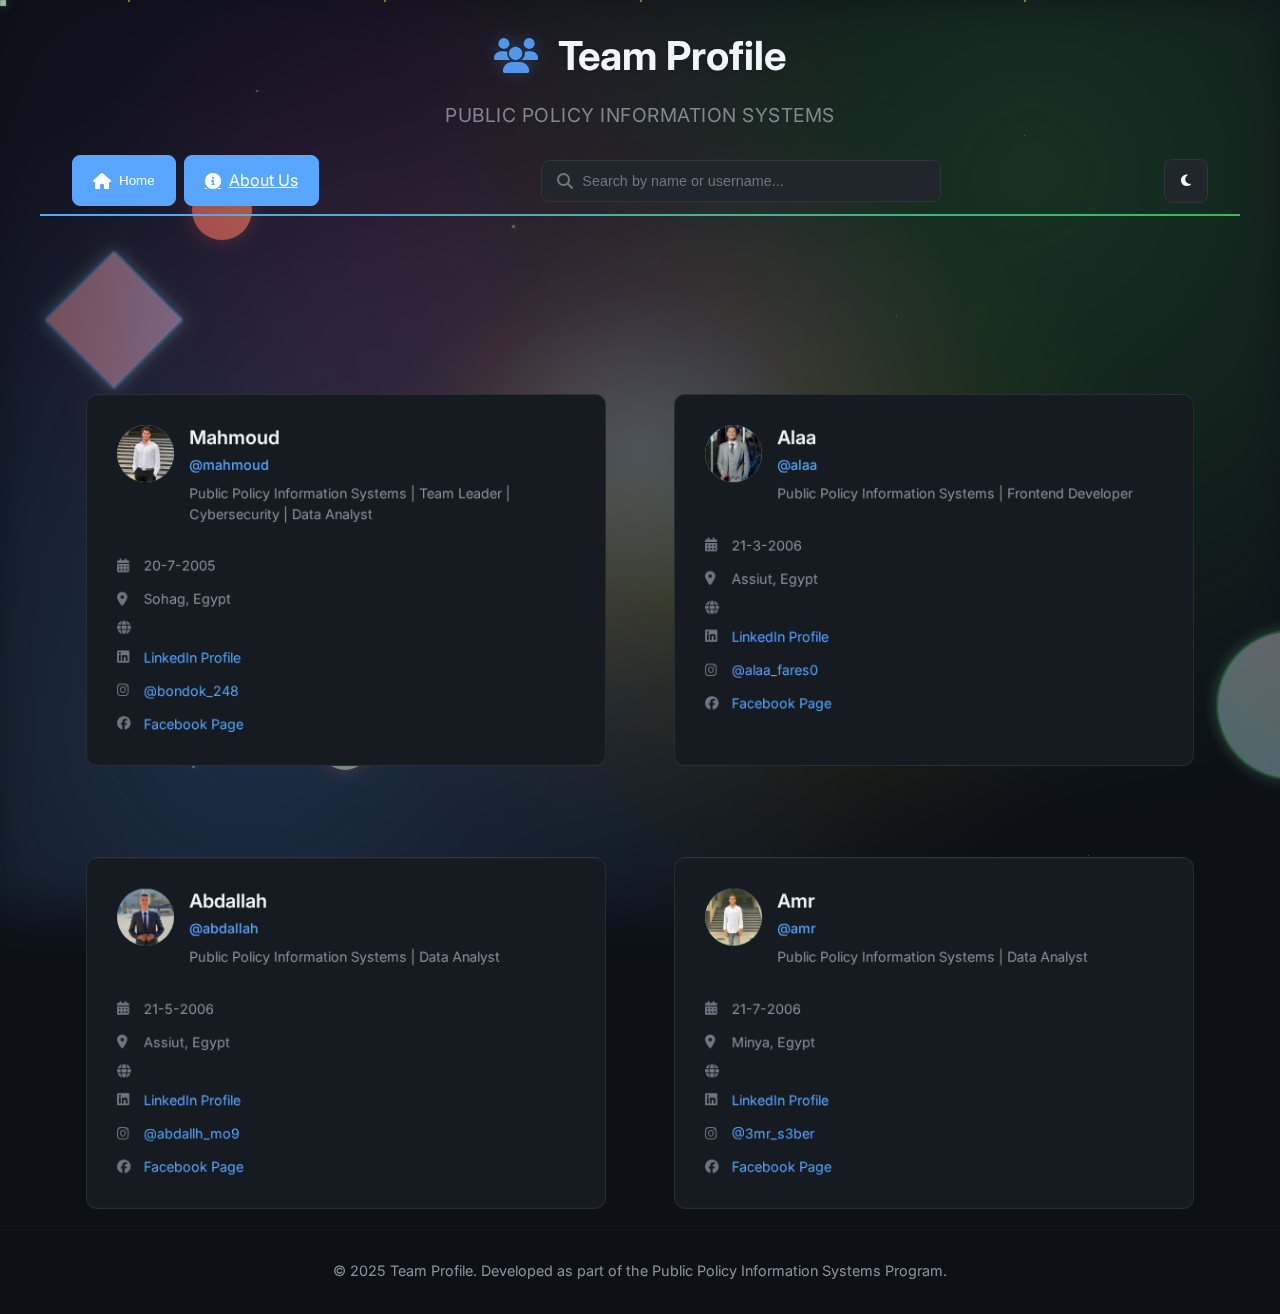
<file: index.html>
<!DOCTYPE html>
<html lang="en">

<head>
    <meta charset="UTF-8">
    <meta name="viewport" content="width=device-width, initial-scale=1.0">
    <title>Team Profile</title>
    <link rel="stylesheet" href="styles.css">
    <link rel="stylesheet" href="animations.css">
    <link href="https://fonts.googleapis.com/css2?family=Inter:wght@300;400;500;600;700&display=swap" rel="stylesheet">
    <link rel="stylesheet" href="https://cdnjs.cloudflare.com/ajax/libs/font-awesome/6.4.0/css/all.min.css">
</head>

<body class="dark-theme">
    <!-- Space Animation -->
    <div class="space-container">
        <div class="star"></div>
        <div class="star"></div>
        <div class="star"></div>
        <div class="star"></div>
        <div class="star"></div>
        <div class="star"></div>
        <div class="star"></div>
        <div class="star"></div>
        <div class="star"></div>
        <div class="star"></div>
        <div class="planet"></div>
        <div class="planet"></div>
        <div class="planet"></div>
        <div class="meteor"></div>
        <div class="meteor"></div>
        <div class="meteor"></div>
        <div class="meteor"></div>
        <!-- Geometric Shapes -->
        <div class="shape"></div>
        <div class="shape"></div>
        <div class="shape"></div>
        <div class="shape shape-square"></div>
        <div class="shape shape-circle"></div>
        <div class="shape shape-triangle"></div>
    </div>

    <div class="container">
        <header class="header">
            <div class="header-content">
                <h1 class="site-title">
                    <i class="fas fa-users"></i>
                    Team Profile
                </h1>
                <p class="site-subtitle">Public Policy Information Systems</p>
            </div>
            <div class="header-controls">
                <div class="nav-buttons">
                    <button class="nav-btn active" data-page="home">
                        <i class="fas fa-home"></i>
                        Home
                    </button>
                    <a href="about.html" class="nav-btn">
                        <i class="fas fa-info-circle"></i>
                        About Us
                    </a>
                </div>
                <div class="search-container">
                    <i class="fas fa-search search-icon"></i>
                    <input type="text" id="searchInput" placeholder="Search by name or username..."
                        class="search-input">
                </div>
                <button id="themeToggle" class="theme-toggle" aria-label="Toggle theme">
                    <i class="fas fa-moon"></i>
                </button>
            </div>
        </header>

        <main class="main-content">
            <!-- Home Section -->
            <div class="content-section active" id="homeSection">
                <div class="team-grid" id="teamGrid">
                    <!-- Mahmoud -->
                    <div class="team-card" onclick="window.location.href='mahmoud.html'">
                        <div class="card-header">
                            <div class="avatar">
                                <img src="images/mahmoud.jpg" alt="Mahmoud" class="profile-image"
                                    onerror="this.style.display='none'; this.nextElementSibling.style.display='flex';">
                                <div class="avatar-fallback">M</div>
                            </div>
                            <div class="member-info">
                                <h3 class="member-name">Mahmoud</h3>
                                <div class="member-username">@mahmoud</div>
                                <p class="member-bio">Public Policy Information Systems | Team Leader | Cybersecurity |
                                    Data Analyst</p>
                            </div>
                        </div>



                        <div class="card-details">
                            <div class="detail-item">
                                <i class="fas fa-calendar-alt"></i>
                                <span class="detail-text">20-7-2005</span>
                            </div>
                            <div class="detail-item">
                                <i class="fas fa-map-marker-alt"></i>
                                <span class="detail-text">Sohag, Egypt</span>
                            </div>
                            <div class="detail-item">
                                <i class="fas fa-globe"></i>
                                <!-- <a href="https://mahmoud" target="_blank" class="detail-link">https://mahmoud</a> -->
                            </div>
                            <div class="detail-item">
                                <i class="fab fa-linkedin"></i>
                                <a href="https://www.linkedin.com/in/mahmoud-m-sayed2" target="_blank"
                                    class="detail-link">LinkedIn Profile</a>
                            </div>
                            <div class="detail-item">
                                <i class="fab fa-instagram"></i>
                                <a href="https://www.instagram.com/bondok_248/?__pwa=1" target="_blank"
                                    class="detail-link">@bondok_248</a>
                            </div>
                            <div class="detail-item">
                                <i class="fab fa-facebook"></i>
                                <a href="https://www.facebook.com/bondok.7x/" target="_blank"
                                    class="detail-link">Facebook Page</a>
                            </div>
                        </div>
                    </div>

                    <!-- Alaa -->
                    <div class="team-card" onclick="window.location.href='alaa.html'">
                        <div class="card-header">
                            <div class="avatar">
                                <img src="images/alaa.jpg" alt="Alaa" class="profile-image"
                                    onerror="this.style.display='none'; this.nextElementSibling.style.display='flex';">
                                <div class="avatar-fallback">A</div>
                            </div>
                            <div class="member-info">
                                <h3 class="member-name">Alaa</h3>
                                <div class="member-username">@alaa</div>
                                <p class="member-bio">Public Policy Information Systems | Frontend Developer</p>
                            </div>
                        </div>



                        <div class="card-details">
                            <div class="detail-item">
                                <i class="fas fa-calendar-alt"></i>
                                <span class="detail-text">21-3-2006</span>
                            </div>
                            <div class="detail-item">
                                <i class="fas fa-map-marker-alt"></i>
                                <span class="detail-text">Assiut, Egypt</span>
                            </div>
                            <div class="detail-item">
                                <i class="fas fa-globe"></i>
                                <!-- <a href="https://alaa.com" target="_blank" class="detail-link">https://alaa.com</a> -->
                            </div>
                            <div class="detail-item">
                                <i class="fab fa-linkedin"></i>
                                <a href="https://www.linkedin.com/in/alaa-kamel-0aab22374" target="_blank"
                                    class="detail-link">LinkedIn Profile</a>
                            </div>
                            <div class="detail-item">
                                <i class="fab fa-instagram"></i>
                                <a href="https://www.instagram.com/alaa_fares0?igsh=MXIxbGg2M3R1OHV4eg%3D%3D&utm_source=qr"
                                    target="_blank" class="detail-link">@alaa_fares0</a>
                            </div>
                            <div class="detail-item">
                                <i class="fab fa-facebook"></i>
                                <a href="https://www.facebook.com/share/1CJ5AkRLKu/?mibextid=wwXIfr" target="_blank"
                                    class="detail-link">Facebook Page</a>
                            </div>
                        </div>
                    </div>

                    <!-- Abdallah -->
                    <div class="team-card" onclick="window.location.href='abdallah.html'">
                        <div class="card-header">
                            <div class="avatar">
                                <img src="images/abdallah.jpg" alt="Abdallah" class="profile-image"
                                    onerror="this.style.display='none'; this.nextElementSibling.style.display='flex';">
                                <div class="avatar-fallback">A</div>
                            </div>
                            <div class="member-info">
                                <h3 class="member-name">Abdallah</h3>
                                <div class="member-username">@abdallah</div>
                                <p class="member-bio">Public Policy Information Systems | Data Analyst</p>
                            </div>
                        </div>



                        <div class="card-details">
                            <div class="detail-item">
                                <i class="fas fa-calendar-alt"></i>
                                <span class="detail-text">21-5-2006</span>
                            </div>
                            <div class="detail-item">
                                <i class="fas fa-map-marker-alt"></i>
                                <span class="detail-text">Assiut, Egypt</span>
                            </div>
                            <div class="detail-item">
                                <i class="fas fa-globe"></i>
                                <!-- <a href="https://abdallahdata" target="_blank" class="detail-link">https://abdallahdata</a> -->
                            </div>
                            <div class="detail-item">
                                <i class="fab fa-linkedin"></i>
                                <a href="https://www.linkedin.com/in/abdallah-mohmed/" target="_blank"
                                    class="detail-link">LinkedIn Profile</a>
                            </div>
                            <div class="detail-item">
                                <i class="fab fa-instagram"></i>
                                <a href="https://www.instagram.com/abdallh_mo9?igsh=MTh1Zm9uNXRzZm82bw=="
                                    target="_blank" class="detail-link">@abdallh_mo9</a>
                            </div>
                            <div class="detail-item">
                                <i class="fab fa-facebook"></i>
                                <a href="https://www.facebook.com/share/16ygaFe9Hh/" target="_blank"
                                    class="detail-link">Facebook Page</a>
                            </div>
                        </div>
                    </div>

                    <!-- Amr -->
                    <div class="team-card" onclick="window.location.href='amr.html'">
                        <div class="card-header">
                            <div class="avatar">
                                <img src="images/amr.jpg" alt="Amr" class="profile-image"
                                    onerror="this.style.display='none'; this.nextElementSibling.style.display='flex';">
                                <div class="avatar-fallback">A</div>
                            </div>
                            <div class="member-info">
                                <h3 class="member-name">Amr</h3>
                                <div class="member-username">@amr</div>
                                <p class="member-bio">Public Policy Information Systems | Data Analyst</p>
                            </div>
                        </div>



                        <div class="card-details">
                            <div class="detail-item">
                                <i class="fas fa-calendar-alt"></i>
                                <span class="detail-text">21-7-2006</span>
                            </div>
                            <div class="detail-item">
                                <i class="fas fa-map-marker-alt"></i>
                                <span class="detail-text">Minya, Egypt</span>
                            </div>
                            <div class="detail-item">
                                <i class="fas fa-globe"></i>
                                <!-- <a href="https://amr.com" target="_blank" class="detail-link">https://amr.com</a> -->
                            </div>
                            <div class="detail-item">
                                <i class="fab fa-linkedin"></i>
                                <a href="https://www.linkedin.com/in/amr-saber-7b9b0a364?utm_source=share&utm_campaign=share_via&utm_content=profile&utm_medium=android_app"
                                    target="_blank" class="detail-link">LinkedIn Profile</a>
                            </div>
                            <div class="detail-item">
                                <i class="fab fa-instagram"></i>
                                <a href="https://www.instagram.com/3mr_s3ber?igsh=cWJzN2FrZjBrcTVy" target="_blank"
                                    class="detail-link">@3mr_s3ber</a>
                            </div>
                            <div class="detail-item">
                                <i class="fab fa-facebook"></i>
                                <a href="https://www.facebook.com/share/1B7qvfnp2U/" target="_blank"
                                    class="detail-link">Facebook Page</a>
                            </div>
                        </div>
                    </div>
                </div>
        </main>

        <footer class="footer">
            <p>&copy; 2025 Team Profile. Developed as part of the Public Policy Information Systems Program.</p>
        </footer>

        <!-- Back to Top Button -->
        <button id="backToTop" class="back-to-top" title="Back to Top">
            <i class="fas fa-arrow-up"></i>
        </button>
    </div>

    <script src="script.js"></script>
</body>

</html>
</file>
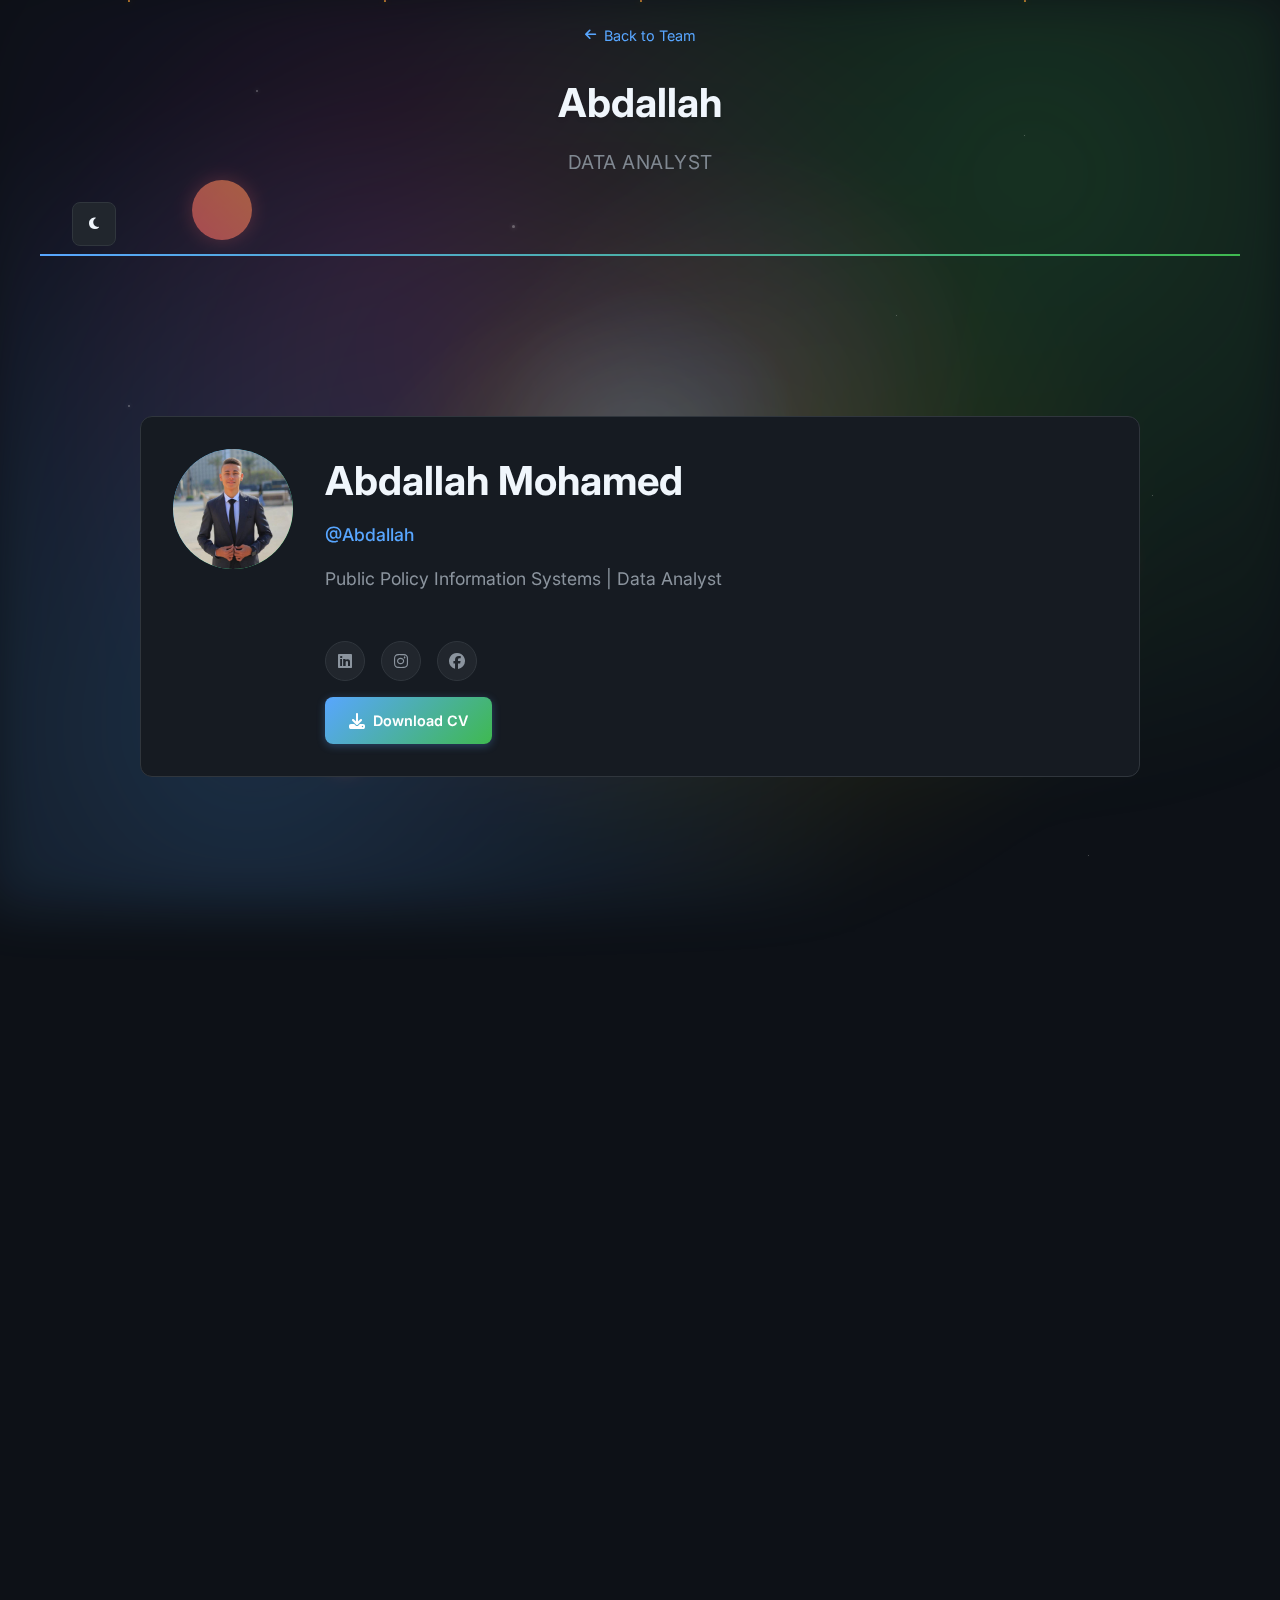
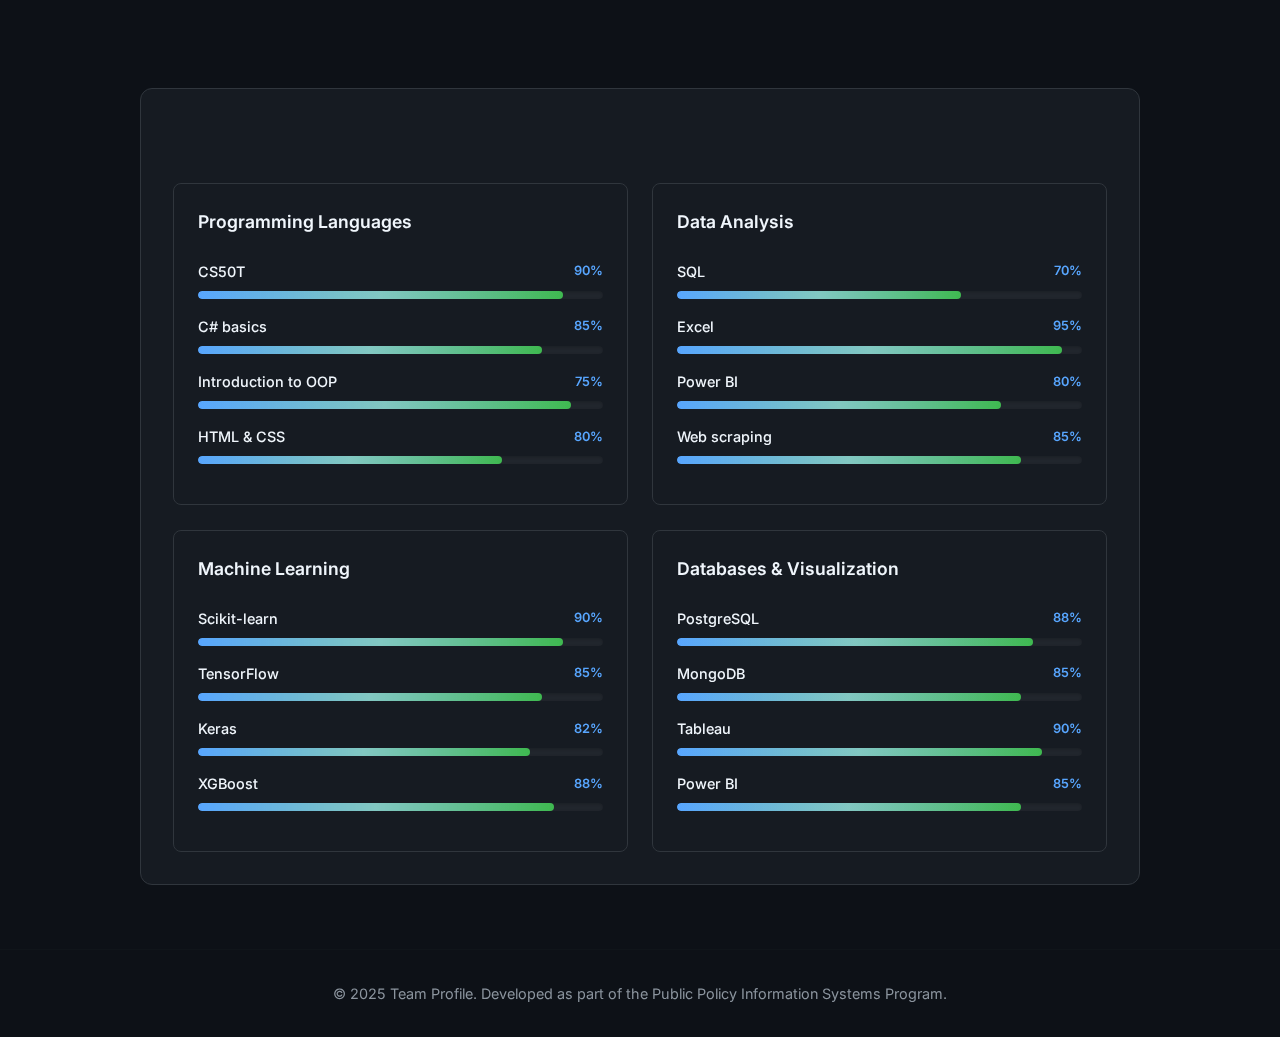
<file: abdallah.html>
<!DOCTYPE html>
<html lang="en">

<head>
    <meta charset="UTF-8">
    <meta name="viewport" content="width=device-width, initial-scale=1.0">
    <title>Abdallah - Data Analyst</title>
    <link rel="stylesheet" href="styles.css">
    <link rel="stylesheet" href="profile.css">
    <link rel="stylesheet" href="animations.css">
    <link href="https://fonts.googleapis.com/css2?family=Inter:wght@300;400;500;600;700&display=swap" rel="stylesheet">
    <link rel="stylesheet" href="https://cdnjs.cloudflare.com/ajax/libs/font-awesome/6.4.0/css/all.min.css">
</head>

<body class="dark-theme">
    <!-- Space Animation -->
    <div class="space-container">
        <div class="star"></div>
        <div class="star"></div>
        <div class="star"></div>
        <div class="star"></div>
        <div class="star"></div>
        <div class="star"></div>
        <div class="star"></div>
        <div class="star"></div>
        <div class="star"></div>
        <div class="star"></div>
        <div class="planet"></div>
        <div class="planet"></div>
        <div class="planet"></div>
        <div class="meteor"></div>
        <div class="meteor"></div>
        <div class="meteor"></div>
        <div class="meteor"></div>
    </div>

    <div class="container">
        <header class="header">
            <div class="header-content">
                <a href="index.html" class="back-link">
                    <i class="fas fa-arrow-left"></i>
                    Back to Team
                </a>
                <h1 class="site-title">Abdallah</h1>
                <p class="site-subtitle">Data Analyst</p>
            </div>
            <div class="header-controls">
                <button id="themeToggle" class="theme-toggle" aria-label="Toggle theme">
                    <i class="fas fa-moon"></i>
                </button>
            </div>
        </header>

        <main class="main-content">
            <div class="profile-container">
                <!-- Profile Header -->
                <div class="profile-header">
                    <div class="profile-avatar">
                        <img src="images/abdallah.jpg" alt="Abdallah" class="profile-image"
                            onerror="this.style.display='none'; this.nextElementSibling.style.display='flex';">
                        <div class="avatar-fallback">A</div>
                    </div>
                    <div class="profile-info">
                        <h2 class="profile-name">Abdallah Mohamed</h2>
                        <p class="profile-username">@Abdallah</p>
                        <p class="profile-bio">Public Policy Information Systems | Data Analyst</p>
                        <div class="profile-stats">
                            <!-- <div class="stat">
                                <span class="stat-number">19</span>
                                <span class="stat-label">Projects</span>
                            </div>
                            <div class="stat">
                                <span class="stat-number">3+</span>
                                <span class="stat-label">Years Exp</span>
                            </div>
                            <div class="stat">
                                <span class="stat-number">10+</span>
                                <span class="stat-label">Technologies</span>
                            </div> -->
                        </div>
                        <div class="profile-links">
                            <a href="https://www.linkedin.com/in/abdallah-mohmed/" target="_blank" class="social-link">
                                <i class="fab fa-linkedin"></i>
                            </a>
                            <a href="https://www.instagram.com/abdallh_mo9?igsh=MTh1Zm9uNXRzZm82bw==" target="_blank"
                                class="social-link">
                                <i class="fab fa-instagram"></i>
                            </a>
                            <a href="https://www.facebook.com/share/16ygaFe9Hh/" target="_blank" class="social-link">
                                <i class="fab fa-facebook"></i>
                            </a>
                            <!-- <a href="https://abdallahdata" target="_blank" class="social-link">
                                <i class="fas fa-globe"></i> -->
                            </a>
                        </div>
                        <div class="cv-download">
                            <a href="cv/abdallah-cv.pdf" download class="cv-button">
                                <i class="fas fa-download"></i>
                                Download CV
                            </a>
                        </div>
                    </div>
                </div>

                <!-- Personal Description Card -->
                <div class="profile-card personal-description-card">
                    <h3>
                        <i class="fas fa-user-circle"></i>
                        Personal Description
                    </h3>
                    <p>
                    <div style="font-family: Arial, sans-serif; line-height: 1.6; color: #44a2ff;">
                        <p>
                            I am a student at the Faculty of Commerce – <strong>PPIS Department</strong>, having
                            completed my first year. I studied courses in English but prefer having explanations in
                            Arabic alongside them.
                        </p>

                        <p>
                            I am currently focusing on <strong>programming</strong> and <strong>data analysis</strong>,
                            even though I find programming challenging.
                        </p>

                        <p>
                            I have completed courses in <strong>C#</strong>, <strong>Python</strong>,
                            <strong>HTML</strong>, <strong>CSS</strong>, <strong>Word</strong>,
                            <strong>PowerPoint</strong>, and <strong>Excel</strong>, as well as an English course from
                            <strong>Zamercan English</strong>.
                        </p>

                        <p>
                            I have attended conferences such as the <strong>American Chamber</strong> and
                            <strong>Sustainable Development</strong>.
                        </p>

                        <p>
                            I created a personal website project using <strong>HTML</strong> and <strong>CSS</strong>.
                        </p>

                        <p>
                            My goal is to specialize in <strong>data analysis</strong> because of its strong future
                            prospects, high salary potential, and low risk from AI.
                        </p>

                        <p>
                            I plan to take a <strong>summer internship</strong> in banks, learn <strong>C++</strong>,
                            <strong>databases</strong>, and improve my English skills.
                        </p>
                    </div>

                    </p>
                </div>

                <!-- Hobbies & Interests Card -->
                <div class="profile-card hobbies-interests-card">
                    <h3>
                        <i class="fas fa-heart"></i>
                        Hobbies & Interests
                    </h3>

                    <div class="hobbies-list">
                        <div class="hobby-item">
                            <i class="fas fa-chart-line"></i>
                            <span>Data Analysis & Computer Science</span>
                        </div>
                        <div class="hobby-item">
                            <i class="fas fa-book"></i>
                            <span>Reading</span>
                        </div>
                        <div class="hobby-item">
                            <i class="fas fa-code"></i>
                            <span>Design & Technology</span>
                        </div>
                        <div class="hobby-item">
                            <i class="fas fa-music"></i>
                            <span>Music</span>
                        </div>
                        <div class="hobby-item">
                            <i class="fas fa-camera"></i>
                            <span>Photography</span>
                        </div>
                        <div class="hobby-item">
                            <i class="fas fa-utensils"></i>
                            <span>Sports (Especially Football)</span>
                        </div>
                    </div>

                    <div class="interests-tags">
                        <span class="interest-tag">Data Science</span>
                        <span class="interest-tag">Machine Learning</span>
                        <span class="interest-tag">Business Intelligence</span>
                        <span class="interest-tag">Data Visualization</span>
                        <span class="interest-tag">Statistical Analysis</span>
                    </div>
                </div>

                <!-- Skills Section -->
                <section class="profile-section">
                    <h3 class="section-title">
                        <i class="fas fa-code"></i>
                        Skills & Technologies
                    </h3>
                    <div class="skills-grid">
                        <div class="skill-category">
                            <h4>Programming Languages</h4>
                            <div class="skill-item">
                                <div class="skill-header">
                                    <span class="skill-name">CS50T</span>
                                    <span class="skill-percentage">90%</span>
                                </div>
                                <div class="skill-bar">
                                    <div class="skill-progress" style="width: 90%"></div>
                                </div>
                            </div>
                            <div class="skill-item">
                                <div class="skill-header">
                                    <span class="skill-name">C# basics</span>
                                    <span class="skill-percentage">85%</span>
                                </div>
                                <div class="skill-bar">
                                    <div class="skill-progress" style="width: 85%"></div>
                                </div>
                            </div>
                            <div class="skill-item">
                                <div class="skill-header">
                                    <span class="skill-name">Introduction to OOP</span>
                                    <span class="skill-percentage">75%</span>
                                </div>
                                <div class="skill-bar">
                                    <div class="skill-progress" style="width: 92%"></div>
                                </div>
                            </div>
                            <div class="skill-item">
                                <div class="skill-header">
                                    <span class="skill-name">HTML & CSS</span>
                                    <span class="skill-percentage">80%</span>
                                </div>
                                <div class="skill-bar">
                                    <div class="skill-progress" style="width: 75%"></div>
                                </div>
                            </div>
                        </div>
                        <div class="skill-category">
                            <h4>Data Analysis</h4>
                            <div class="skill-item">
                                <div class="skill-header">
                                    <span class="skill-name">SQL</span>
                                    <span class="skill-percentage">70%</span>
                                </div>
                                <div class="skill-bar">
                                    <div class="skill-progress" style="width: 70%"></div>
                                </div>
                            </div>
                            <div class="skill-item">
                                <div class="skill-header">
                                    <span class="skill-name">Excel</span>
                                    <span class="skill-percentage">95%</span>
                                </div>
                                <div class="skill-bar">
                                    <div class="skill-progress" style="width: 95%"></div>
                                </div>
                            </div>
                            <div class="skill-item">
                                <div class="skill-header">
                                    <span class="skill-name">Power BI</span>
                                    <span class="skill-percentage">80%</span>
                                </div>
                                <div class="skill-bar">
                                    <div class="skill-progress" style="width: 80%"></div>
                                </div>
                            </div>
                            <div class="skill-item">
                                <div class="skill-header">
                                    <span class="skill-name">Web scraping</span>
                                    <span class="skill-percentage">85%</span>
                                </div>
                                <div class="skill-bar">
                                    <div class="skill-progress" style="width: 85%"></div>
                                </div>
                            </div>
                        </div>
                        <div class="skill-category">
                            <h4>Machine Learning</h4>
                            <div class="skill-item">
                                <div class="skill-header">
                                    <span class="skill-name">Scikit-learn</span>
                                    <span class="skill-percentage">90%</span>
                                </div>
                                <div class="skill-bar">
                                    <div class="skill-progress" style="width: 90%"></div>
                                </div>
                            </div>
                            <div class="skill-item">
                                <div class="skill-header">
                                    <span class="skill-name">TensorFlow</span>
                                    <span class="skill-percentage">85%</span>
                                </div>
                                <div class="skill-bar">
                                    <div class="skill-progress" style="width: 85%"></div>
                                </div>
                            </div>
                            <div class="skill-item">
                                <div class="skill-header">
                                    <span class="skill-name">Keras</span>
                                    <span class="skill-percentage">82%</span>
                                </div>
                                <div class="skill-bar">
                                    <div class="skill-progress" style="width: 82%"></div>
                                </div>
                            </div>
                            <div class="skill-item">
                                <div class="skill-header">
                                    <span class="skill-name">XGBoost</span>
                                    <span class="skill-percentage">88%</span>
                                </div>
                                <div class="skill-bar">
                                    <div class="skill-progress" style="width: 88%"></div>
                                </div>
                            </div>
                        </div>
                        <div class="skill-category">
                            <h4>Databases & Visualization</h4>
                            <div class="skill-item">
                                <div class="skill-header">
                                    <span class="skill-name">PostgreSQL</span>
                                    <span class="skill-percentage">88%</span>
                                </div>
                                <div class="skill-bar">
                                    <div class="skill-progress" style="width: 88%"></div>
                                </div>
                            </div>
                            <div class="skill-item">
                                <div class="skill-header">
                                    <span class="skill-name">MongoDB</span>
                                    <span class="skill-percentage">85%</span>
                                </div>
                                <div class="skill-bar">
                                    <div class="skill-progress" style="width: 85%"></div>
                                </div>
                            </div>
                            <div class="skill-item">
                                <div class="skill-header">
                                    <span class="skill-name">Tableau</span>
                                    <span class="skill-percentage">90%</span>
                                </div>
                                <div class="skill-bar">
                                    <div class="skill-progress" style="width: 90%"></div>
                                </div>
                            </div>
                            <div class="skill-item">
                                <div class="skill-header">
                                    <span class="skill-name">Power BI</span>
                                    <span class="skill-percentage">85%</span>
                                </div>
                                <div class="skill-bar">
                                    <div class="skill-progress" style="width: 85%"></div>
                                </div>
                            </div>
                        </div>
                    </div>
                </section>






            </div>
        </main>

        <footer class="footer">
            <p>&copy; 2025 Team Profile. Developed as part of the Public Policy Information Systems Program.</p>
        </footer>

        <!-- Back to Top Button -->
        <button id="backToTop" class="back-to-top" title="Back to Top">
            <i class="fas fa-arrow-up"></i>
        </button>
    </div>

    <script src="script.js"></script>
</body>

</html>
</file>
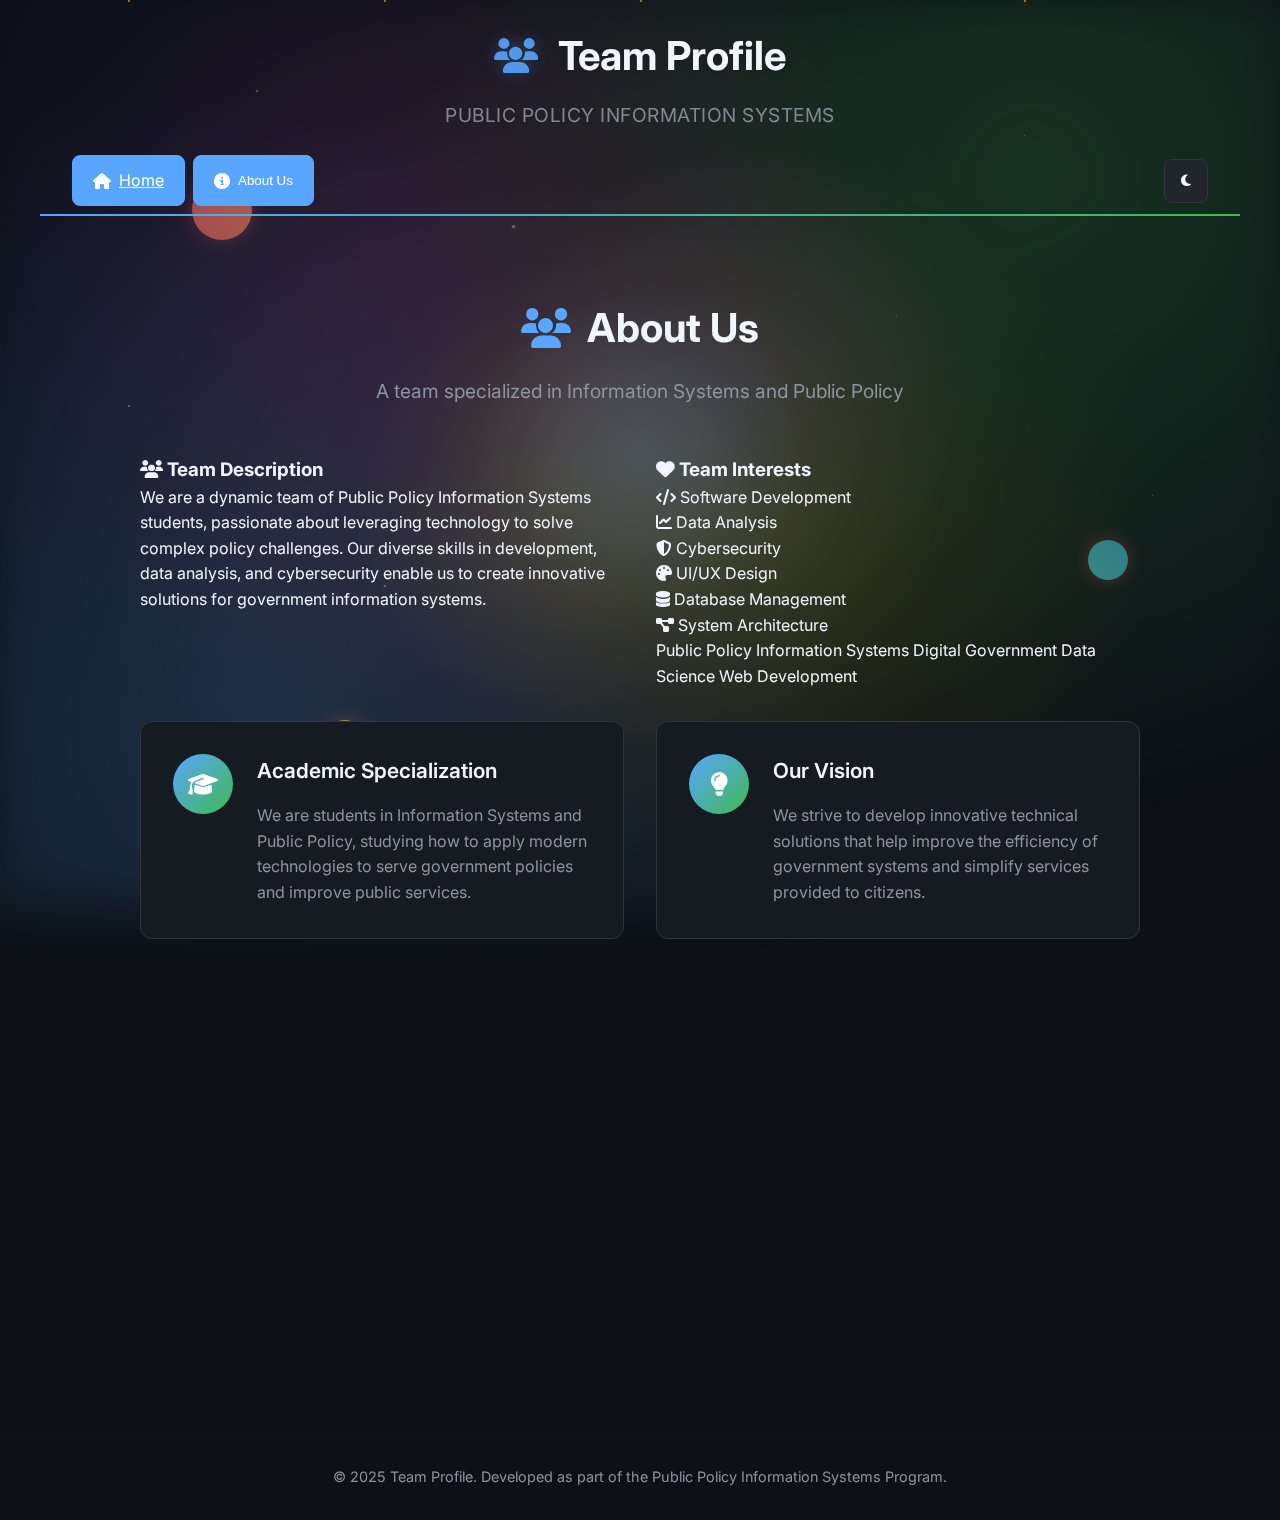
<file: about.html>
<!DOCTYPE html>
<html lang="en">
<head>
    <meta charset="UTF-8">
    <meta name="viewport" content="width=device-width, initial-scale=1.0">
    <title>About Us - Team Profile</title>
    <link rel="stylesheet" href="styles.css">
    <link rel="stylesheet" href="animations.css">
    <link href="https://fonts.googleapis.com/css2?family=Inter:wght@300;400;500;600;700&display=swap" rel="stylesheet">
    <link rel="stylesheet" href="https://cdnjs.cloudflare.com/ajax/libs/font-awesome/6.4.0/css/all.min.css">
</head>
<body class="dark-theme">
    <!-- Space Animation -->
    <div class="space-container">
        <div class="star"></div>
        <div class="star"></div>
        <div class="star"></div>
        <div class="star"></div>
        <div class="star"></div>
        <div class="star"></div>
        <div class="star"></div>
        <div class="star"></div>
        <div class="star"></div>
        <div class="star"></div>
        <div class="planet"></div>
        <div class="planet"></div>
        <div class="planet"></div>
        <div class="meteor"></div>
        <div class="meteor"></div>
        <div class="meteor"></div>
        <div class="meteor"></div>
    </div>
    
    <div class="container">
        <header class="header">
            <div class="header-content">
                <h1 class="site-title">
                    <i class="fas fa-users"></i>
                    Team Profile
                </h1>
                <p class="site-subtitle">Public Policy Information Systems</p>
            </div>
            <div class="header-controls">
                <div class="nav-buttons">
                    <a href="index.html" class="nav-btn">
                        <i class="fas fa-home"></i>
                        Home
                    </a>
                    <button class="nav-btn active">
                        <i class="fas fa-info-circle"></i>
                        About Us
                    </button>
                </div>
                <button id="themeToggle" class="theme-toggle" aria-label="Toggle theme">
                    <i class="fas fa-moon"></i>
                </button>
            </div>
        </header>

        <main class="main-content">
            <div class="about-container">
                <div class="about-header">
                    <h2 class="about-title">
                        <i class="fas fa-users"></i>
                        About Us
                    </h2>
                    <p class="about-subtitle">A team specialized in Information Systems and Public Policy</p>
                </div>
                
                <div class="about-content">
                    <!-- Personal Description Card -->
                    <div class="profile-card personal-description-card">
                        <h3>
                            <i class="fas fa-users"></i>
                            Team Description
                        </h3>
                        <p>
                            We are a dynamic team of Public Policy Information Systems students, 
                            passionate about leveraging technology to solve complex policy challenges. 
                            Our diverse skills in development, data analysis, and cybersecurity enable 
                            us to create innovative solutions for government information systems.
                        </p>
                    </div>

                    <!-- Hobbies & Interests Card -->
                    <div class="profile-card hobbies-interests-card">
                        <h3>
                            <i class="fas fa-heart"></i>
                            Team Interests
                        </h3>
                        
                        <div class="hobbies-list">
                            <div class="hobby-item">
                                <i class="fas fa-code"></i>
                                <span>Software Development</span>
                            </div>
                            <div class="hobby-item">
                                <i class="fas fa-chart-line"></i>
                                <span>Data Analysis</span>
                            </div>
                            <div class="hobby-item">
                                <i class="fas fa-shield-alt"></i>
                                <span>Cybersecurity</span>
                            </div>
                            <div class="hobby-item">
                                <i class="fas fa-palette"></i>
                                <span>UI/UX Design</span>
                            </div>
                            <div class="hobby-item">
                                <i class="fas fa-database"></i>
                                <span>Database Management</span>
                            </div>
                            <div class="hobby-item">
                                <i class="fas fa-project-diagram"></i>
                                <span>System Architecture</span>
                            </div>
                        </div>

                        <div class="interests-tags">
                            <span class="interest-tag">Public Policy</span>
                            <span class="interest-tag">Information Systems</span>
                            <span class="interest-tag">Digital Government</span>
                            <span class="interest-tag">Data Science</span>
                            <span class="interest-tag">Web Development</span>
                        </div>
                    </div>
                    
                    <div class="about-card">
                        <div class="about-icon">
                            <i class="fas fa-graduation-cap"></i>
                        </div>
                        <div class="about-text">
                            <h3>Academic Specialization</h3>
                            <p>We are students in Information Systems and Public Policy, studying how to apply modern technologies to serve government policies and improve public services.</p>
                        </div>
                    </div>
                    
                    <div class="about-card">
                        <div class="about-icon">
                            <i class="fas fa-lightbulb"></i>
                        </div>
                        <div class="about-text">
                            <h3>Our Vision</h3>
                            <p>We strive to develop innovative technical solutions that help improve the efficiency of government systems and simplify services provided to citizens.</p>
                        </div>
                    </div>
                    
                    <div class="about-card">
                        <div class="about-icon">
                            <i class="fas fa-cogs"></i>
                        </div>
                        <div class="about-text">
                            <h3>Areas of Work</h3>
                            <p>We work in multiple areas including cybersecurity, data analysis, system development, and user interface design for e-government.</p>
                        </div>
                    </div>
                    
                    <div class="about-card">
                        <div class="about-icon">
                            <i class="fas fa-handshake"></i>
                        </div>
                        <div class="about-text">
                            <h3>Collaboration</h3>
                            <p>We believe in the importance of teamwork and collaboration with government institutions and the private sector to develop comprehensive and sustainable solutions.</p>
                        </div>
                    </div>
                </div>
                
                <div class="team-stats">
                    <div class="stat-card">
                        <div class="stat-number">4</div>
                        <div class="stat-label">Team Members</div>
                    </div>
                    <div class="stat-card">
                        <div class="stat-number">100%</div>
                        <div class="stat-label">Quality Commitment</div>
                    </div>
                </div>
            </div>
        </main>

        <footer class="footer">
            <p>&copy; 2025 Team Profile. Developed as part of the Public Policy Information Systems Program.</p>
        </footer>
        
        <!-- Back to Top Button -->
        <button id="backToTop" class="back-to-top" title="Back to Top">
            <i class="fas fa-arrow-up"></i>
        </button>
    </div>

    <script src="script.js"></script>
</body>
</html>
</file>
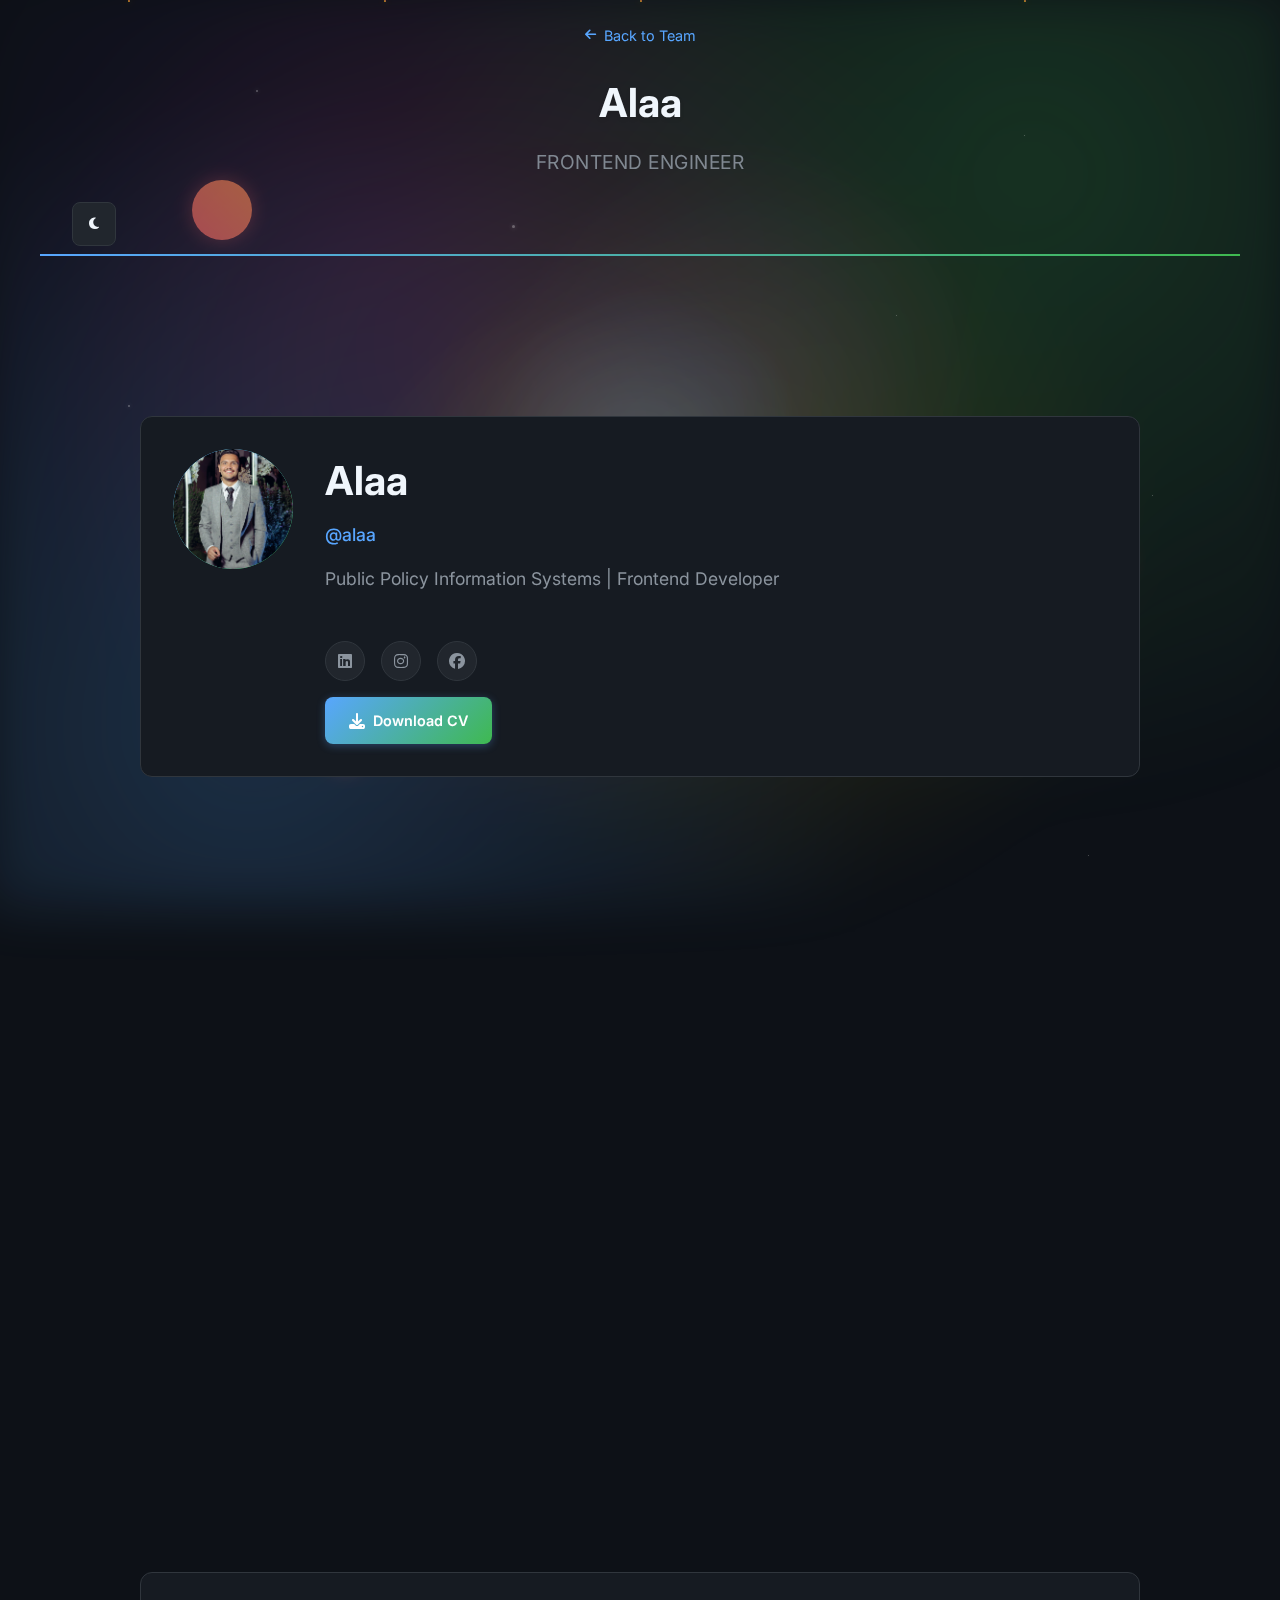
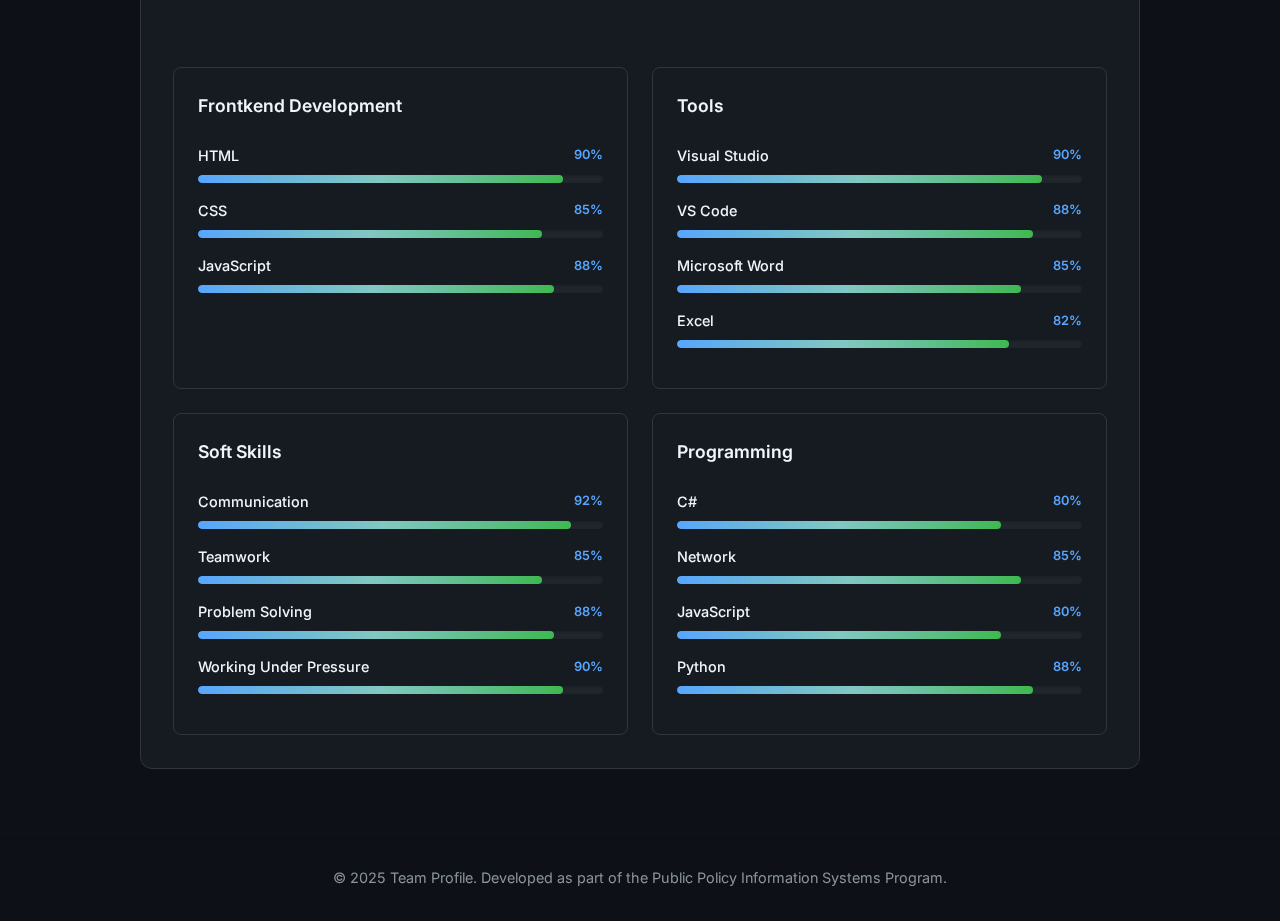
<file: alaa.html>
<!DOCTYPE html>
<html lang="en">

<head>
    <meta charset="UTF-8">
    <meta name="viewport" content="width=device-width, initial-scale=1.0">
    <title>Alaa - Frontend Developer</title>
    <link rel="stylesheet" href="styles.css">
    <link rel="stylesheet" href="profile.css">
    <link rel="stylesheet" href="animations.css">
    <link href="https://fonts.googleapis.com/css2?family=Inter:wght@300;400;500;600;700&display=swap" rel="stylesheet">
    <link rel="stylesheet" href="https://cdnjs.cloudflare.com/ajax/libs/font-awesome/6.4.0/css/all.min.css">
</head>

<body class="dark-theme">
    <!-- Space Animation -->
    <div class="space-container">
        <div class="star"></div>
        <div class="star"></div>
        <div class="star"></div>
        <div class="star"></div>
        <div class="star"></div>
        <div class="star"></div>
        <div class="star"></div>
        <div class="star"></div>
        <div class="star"></div>
        <div class="star"></div>
        <div class="planet"></div>
        <div class="planet"></div>
        <div class="planet"></div>
        <div class="meteor"></div>
        <div class="meteor"></div>
        <div class="meteor"></div>
        <div class="meteor"></div>
    </div>

    <div class="container">
        <header class="header">
            <div class="header-content">
                <a href="index.html" class="back-link">
                    <i class="fas fa-arrow-left"></i>
                    Back to Team
                </a>
                <h1 class="site-title">Alaa</h1>
                <p class="site-subtitle">Frontend Engineer</p>
            </div>
            <div class="header-controls">
                <button id="themeToggle" class="theme-toggle" aria-label="Toggle theme">
                    <i class="fas fa-moon"></i>
                </button>
            </div>
        </header>

        <main class="main-content">
            <div class="profile-container">
                <!-- Profile Header -->
                <div class="profile-header">
                    <div class="profile-avatar">
                        <img src="images/alaa.jpg" alt="Alaa" class="profile-image"
                            onerror="this.style.display='none'; this.nextElementSibling.style.display='flex';">
                        <div class="avatar-fallback">A</div>
                    </div>
                    <div class="profile-info">
                        <h2 class="profile-name">Alaa</h2>
                        <p class="profile-username">@alaa</p>
                        <p class="profile-bio">Public Policy Information Systems | Frontend Developer</p>
                        <div class="profile-stats">
                            <!-- <div class="stat">
                                <span class="stat-number">28</span>
                                <span class="stat-label">Projects</span>
                            </div>
                            <div class="stat">
                                <span class="stat-number">6+</span>
                                <span class="stat-label">Years Exp</span>
                            </div>
                            <div class="stat">
                                <span class="stat-number">12+</span>
                                <span class="stat-label">Technologies</span>
                            </div> -->
                        </div>
                        <div class="profile-links">
                            <a href="https://www.linkedin.com/in/alaa-kamel-0aab22374" target="_blank"
                                class="social-link">
                                <i class="fab fa-linkedin"></i>
                            </a>
                            <a href="https://www.instagram.com/alaa_fares0?igsh=MXIxbGg2M3R1OHV4eg%3D%3D&utm_source=qr"
                                target="_blank" class="social-link">
                                <i class="fab fa-instagram"></i>
                            </a>
                            <a href="https://www.facebook.com/share/1CJ5AkRLKu/?mibextid=wwXIfr" target="_blank"
                                class="social-link">
                                <i class="fab fa-facebook"></i>
                            </a>
                            <!-- <a href="https://alaa.com" target="_blank" class="social-link">
                                <i class="fas fa-globe"></i> -->
                            </a>
                        </div>
                        <div class="cv-download">
                            <a href="cv/alaa-cv.pdf" download class="cv-button">
                                <i class="fas fa-download"></i>
                                Download CV
                            </a>
                        </div>
                    </div>
                </div>

                <!-- Personal Description Card -->
                <div class="profile-card personal-description-card">
                    <h3>
                        <i class="fas fa-user-circle"></i>
                        Personal Description
                    </h3>
                    <p>
                    <div style="font-family: Arial, sans-serif; line-height: 1.6; color: #35b5ff;">
                        <p>
                            Second-year <strong>Information Systems</strong> student with strong leadership and
                            interpersonal skills, and a passion for continuous learning and skill development.
                        </p>

                        <p>
                            Actively participated in various events and conferences, and completed specialized
                            <strong>ITI</strong> trainings, enhancing teamwork and problem-solving abilities.
                        </p>

                        <p>
                            Highly committed, adaptable to challenges, and capable of delivering innovative ideas that
                            contribute to achieving organizational goals.
                        </p>
                    </div>

                    </p>
                </div>

                <!-- Hobbies & Interests Card -->
                <div class="profile-card hobbies-interests-card">
                    <h3>
                        <i class="fas fa-heart"></i>
                        Hobbies & Interests
                    </h3>

                    <div class="hobbies-list">
                        <div class="hobby-item">
                            <i class="fas fa-palette"></i>
                            <span>Design</span>
                        </div>
                        <div class="hobby-item">
                            <i class="fas fa-gamepad"></i>
                            <span>Billiards & Dominoes</span>
                        </div>
                        <div class="hobby-item">
                            <i class="fas fa-futbol"></i>
                            <span>Football & Volleyball</span>
                        </div>
                        <div class="hobby-item">
                            <i class="fas fa-music"></i>
                            <span>Music</span>
                        </div>
                        <div class="hobby-item">
                            <i class="fas fa-camera"></i>
                            <span>Photography</span>
                        </div>
                        <div class="hobby-item">
                            <i class="fas fa-gamepad"></i>
                            <span>Gaming</span>
                        </div>
                    </div>

                    <div class="interests-tags">
                        <span class="interest-tag">UI/UX Design</span>
                        <span class="interest-tag">Frontend Development</span>
                        <span class="interest-tag">Creative Coding</span>
                        <span class="interest-tag">Web Animation</span>
                        <span class="interest-tag">Responsive Design</span>
                    </div>
                </div>

                <!-- Skills Section -->
                <section class="profile-section">
                    <h3 class="section-title">
                        <i class="fas fa-code"></i>
                        Skills & Technologies
                    </h3>
                    <div class="skills-grid">
                        <div class="skill-category">
                            <h4>Frontkend Development</h4>
                            <div class="skill-item">
                                <div class="skill-header">
                                    <span class="skill-name">HTML</span>
                                    <span class="skill-percentage">90%</span>
                                </div>
                                <div class="skill-bar">
                                    <div class="skill-progress" style="width: 90%"></div>
                                </div>
                            </div>
                            <div class="skill-item">
                                <div class="skill-header">
                                    <span class="skill-name">CSS</span>
                                    <span class="skill-percentage">85%</span>
                                </div>
                                <div class="skill-bar">
                                    <div class="skill-progress" style="width: 85%"></div>
                                </div>
                            </div>
                            <div class="skill-item">
                                <div class="skill-header">
                                    <span class="skill-name">JavaScript</span>
                                    <span class="skill-percentage">88%</span>
                                </div>
                                <div class="skill-bar">
                                    <div class="skill-progress" style="width: 88%"></div>
                                </div>

                            </div>
                        </div>
                        <div class="skill-category">
                            <h4>Tools</h4>
                            <div class="skill-item">
                                <div class="skill-header">
                                    <span class="skill-name">Visual Studio</span>
                                    <span class="skill-percentage">90%</span>
                                </div>
                                <div class="skill-bar">
                                    <div class="skill-progress" style="width: 90%"></div>
                                </div>
                            </div>
                            <div class="skill-item">
                                <div class="skill-header">
                                    <span class="skill-name">VS Code</span>
                                    <span class="skill-percentage">88%</span>
                                </div>
                                <div class="skill-bar">
                                    <div class="skill-progress" style="width: 88%"></div>
                                </div>
                            </div>
                            <div class="skill-item">
                                <div class="skill-header">
                                    <span class="skill-name">Microsoft Word</span>
                                    <span class="skill-percentage">85%</span>
                                </div>
                                <div class="skill-bar">
                                    <div class="skill-progress" style="width: 85%"></div>
                                </div>
                            </div>
                            <div class="skill-item">
                                <div class="skill-header">
                                    <span class="skill-name">Excel</span>
                                    <span class="skill-percentage">82%</span>
                                </div>
                                <div class="skill-bar">
                                    <div class="skill-progress" style="width: 82%"></div>
                                </div>
                            </div>
                        </div>
                        <div class="skill-category">
                            <h4>Soft Skills</h4>
                            <div class="skill-item">
                                <div class="skill-header">
                                    <span class="skill-name">Communication</span>
                                    <span class="skill-percentage">92%</span>
                                </div>
                                <div class="skill-bar">
                                    <div class="skill-progress" style="width: 92%"></div>
                                </div>
                            </div>
                            <div class="skill-item">
                                <div class="skill-header">
                                    <span class="skill-name">Teamwork</span>
                                    <span class="skill-percentage">85%</span>
                                </div>
                                <div class="skill-bar">
                                    <div class="skill-progress" style="width: 85%"></div>
                                </div>
                            </div>
                            <div class="skill-item">
                                <div class="skill-header">
                                    <span class="skill-name">Problem Solving</span>
                                    <span class="skill-percentage">88%</span>
                                </div>
                                <div class="skill-bar">
                                    <div class="skill-progress" style="width: 88%"></div>
                                </div>
                            </div>
                            <div class="skill-item">
                                <div class="skill-header">
                                    <span class="skill-name">Working Under Pressure</span>
                                    <span class="skill-percentage">90%</span>
                                </div>
                                <div class="skill-bar">
                                    <div class="skill-progress" style="width: 90%"></div>
                                </div>
                            </div>
                        </div>
                        <div class="skill-category">
                            <h4>Programming</h4>
                            <div class="skill-item">
                                <div class="skill-header">
                                    <span class="skill-name">C#</span>
                                    <span class="skill-percentage">80%</span>
                                </div>
                                <div class="skill-bar">
                                    <div class="skill-progress" style="width: 80%"></div>
                                </div>
                            </div>
                            <div class="skill-item">
                                <div class="skill-header">
                                    <span class="skill-name">Network</span>
                                    <span class="skill-percentage">85%</span>
                                </div>
                                <div class="skill-bar">
                                    <div class="skill-progress" style="width: 85%"></div>
                                </div>
                            </div>
                            <div class="skill-item">
                                <div class="skill-header">
                                    <span class="skill-name">JavaScript</span>
                                    <span class="skill-percentage">80%</span>
                                </div>
                                <div class="skill-bar">
                                    <div class="skill-progress" style="width: 80%"></div>
                                </div>
                            </div>
                            <div class="skill-item">
                                <div class="skill-header">
                                    <span class="skill-name">Python</span>
                                    <span class="skill-percentage">88%</span>
                                </div>
                                <div class="skill-bar">
                                    <div class="skill-progress" style="width: 88%"></div>
                                </div>
                            </div>
                        </div>
                    </div>
                </section>






            </div>
        </main>

        <footer class="footer">
            <p>&copy; 2025 Team Profile. Developed as part of the Public Policy Information Systems Program.</p>
        </footer>

        <!-- Back to Top Button -->
        <button id="backToTop" class="back-to-top" title="Back to Top">
            <i class="fas fa-arrow-up"></i>
        </button>
    </div>

    <script src="script.js"></script>
</body>

</html>
</file>
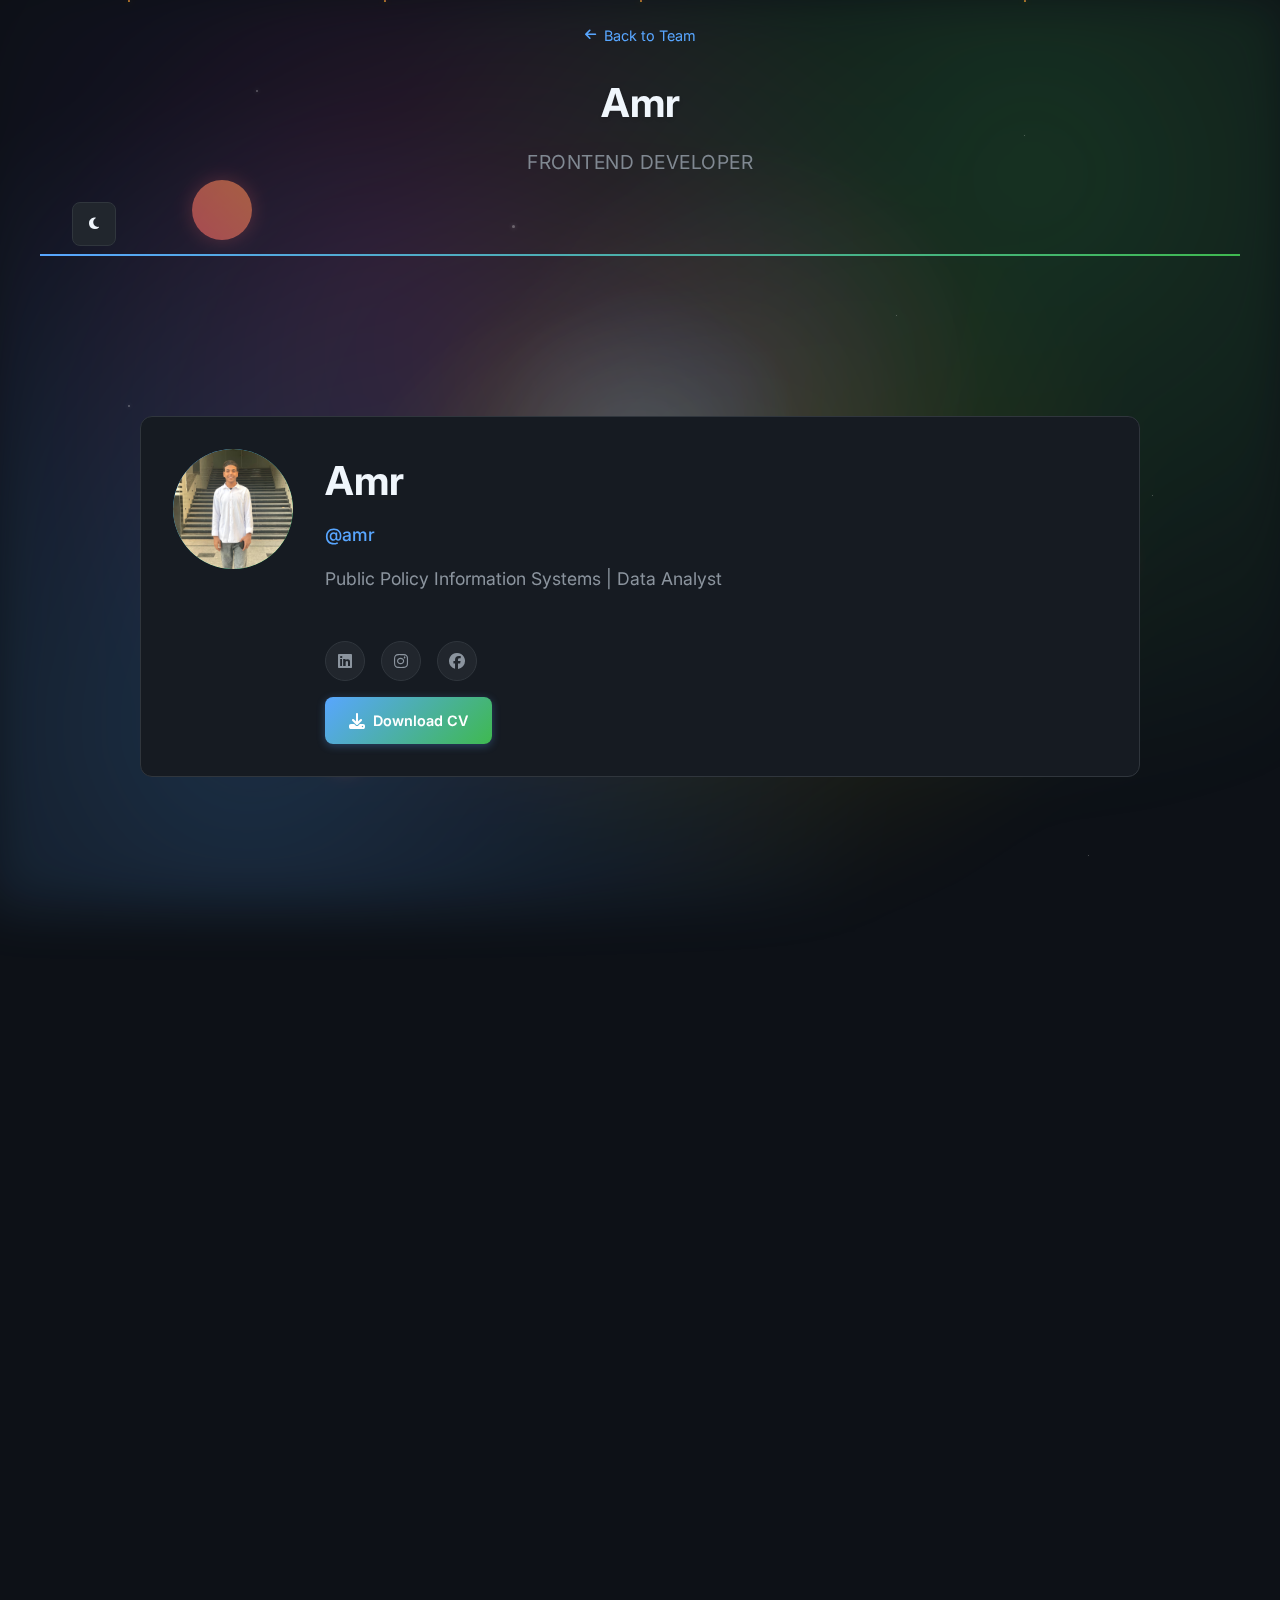
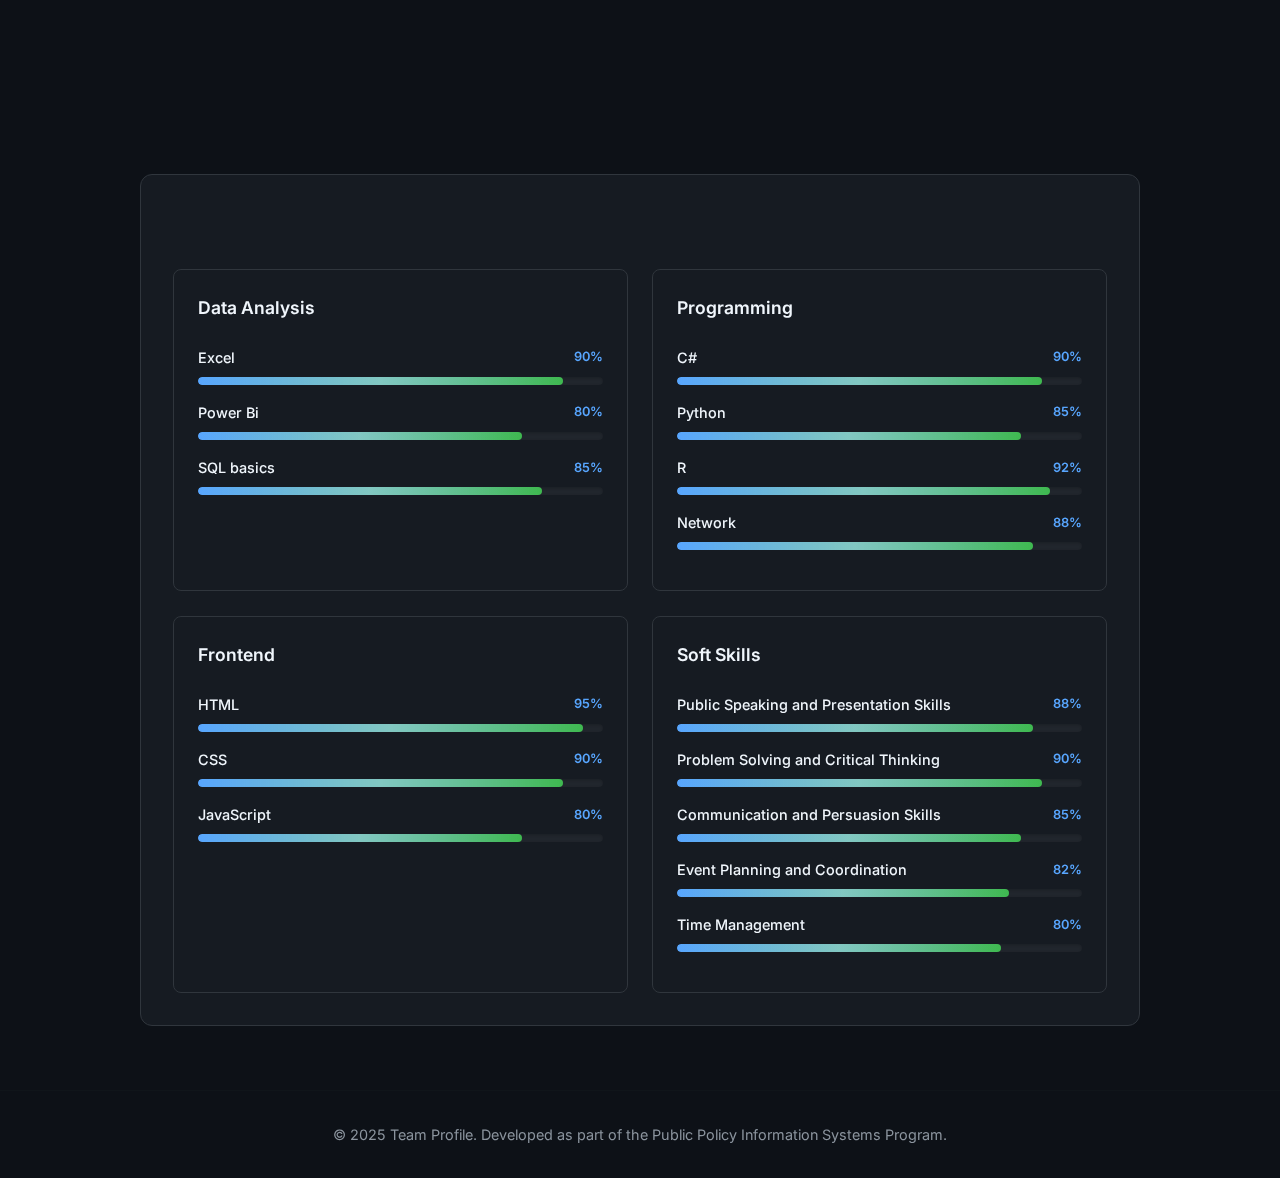
<file: amr.html>
<!DOCTYPE html>
<html lang="en">

<head>
    <meta charset="UTF-8">
    <meta name="viewport" content="width=device-width, initial-scale=1.0">
    <title>Amr - Data Analyst</title>
    <link rel="stylesheet" href="styles.css">
    <link rel="stylesheet" href="profile.css">
    <link rel="stylesheet" href="animations.css">
    <link href="https://fonts.googleapis.com/css2?family=Inter:wght@300;400;500;600;700&display=swap" rel="stylesheet">
    <link rel="stylesheet" href="https://cdnjs.cloudflare.com/ajax/libs/font-awesome/6.4.0/css/all.min.css">
</head>

<body class="dark-theme">
    <!-- Space Animation -->
    <div class="space-container">
        <div class="star"></div>
        <div class="star"></div>
        <div class="star"></div>
        <div class="star"></div>
        <div class="star"></div>
        <div class="star"></div>
        <div class="star"></div>
        <div class="star"></div>
        <div class="star"></div>
        <div class="star"></div>
        <div class="planet"></div>
        <div class="planet"></div>
        <div class="planet"></div>
        <div class="meteor"></div>
        <div class="meteor"></div>
        <div class="meteor"></div>
        <div class="meteor"></div>
    </div>

    <div class="container">
        <header class="header">
            <div class="header-content">
                <a href="index.html" class="back-link">
                    <i class="fas fa-arrow-left"></i>
                    Back to Team
                </a>
                <h1 class="site-title">Amr</h1>
                <p class="site-subtitle">Frontend Developer</p>
            </div>
            <div class="header-controls">
                <button id="themeToggle" class="theme-toggle" aria-label="Toggle theme">
                    <i class="fas fa-moon"></i>
                </button>
            </div>
        </header>

        <main class="main-content">
            <div class="profile-container">
                <!-- Profile Header -->
                <div class="profile-header">
                    <div class="profile-avatar">
                        <img src="images/amr.jpg" alt="Amr" class="profile-image"
                            onerror="this.style.display='none'; this.nextElementSibling.style.display='flex';">
                        <div class="avatar-fallback">A</div>
                    </div>
                    <div class="profile-info">
                        <h2 class="profile-name">Amr</h2>
                        <p class="profile-username">@amr</p>
                        <p class="profile-bio">Public Policy Information Systems | Data Analyst</p>
                        <div class="profile-stats">
                            <!-- <div class="stat">
                                <span class="stat-number">25</span>
                                <span class="stat-label">Projects</span>
                            </div>
                            <div class="stat">
                                <span class="stat-number">3+</span>
                                <span class="stat-label">Years Exp</span>
                            </div>
                            <div class="stat">
                                <span class="stat-number">15+</span>
                                <span class="stat-label">Technologies</span>
                            </div> -->
                        </div>
                        <div class="profile-links">
                            <a href="https://www.linkedin.com/in/amr-saber-7b9b0a364?utm_source=share&utm_campaign=share_via&utm_content=profile&utm_medium=android_app"
                                target="_blank" class="social-link">
                                <i class="fab fa-linkedin"></i>
                            </a>
                            <a href="https://www.instagram.com/3mr_s3ber?igsh=cWJzN2FrZjBrcTVy" target="_blank"
                                class="social-link">
                                <i class="fab fa-instagram"></i>
                            </a>
                            <a href="https://www.facebook.com/share/1B7qvfnp2U/" target="_blank" class="social-link">
                                <i class="fab fa-facebook"></i>
                            </a>
                            <!-- <a href="amrkhafagi443@gmail.com" class="social-link">
                                <i class="fas fa-envelope"></i>
                            </a> -->
                        </div>
                        <div class="cv-download">
                            <a href="cv/amr-cv.pdf" download class="cv-button">
                                <i class="fas fa-download"></i>
                                Download CV
                            </a>
                        </div>
                    </div>
                </div>

                <!-- Personal Description Card -->
                <div class="profile-card personal-description-card">
                    <h3>
                        <i class="fas fa-user-circle"></i>
                        Personal Description
                    </h3>
                    <p>
                    <div style="font-family: Arial, sans-serif; line-height: 1.6; color: #3c9bfa;">
                        <p>
                            I am Amr Saber Khafagy, a student in the Public Policy Information Systems (PPIS) program at
                            the Faculty of Commerce, Assiut University. I have a strong passion for programming and data
                            analysis, with clear career goals to specialize in <strong>Artificial Intelligence</strong>
                            after graduation.
                        </p>

                        <p>
                            I am proficient in multiple programming languages including <strong>Python</strong>,
                            <strong>C#</strong>, and <strong>SQL</strong>, as well as web development using
                            <strong>HTML</strong> and <strong>CSS</strong>. I have solid experience in data analysis
                            with <strong>Excel</strong> (pivot tables, advanced formulas, and data analysis tools) and
                            Business Intelligence tools such as <strong>Power BI</strong>, enabling me to clean,
                            process, and transform raw data into interactive reports and actionable insights.
                        </p>

                        <p>
                            I have completed several professional trainings, including:
                        </p>
                        <ul>
                            <li><strong>Programming</strong> – ITI (Information Technology Institute)</li>
                            <li><strong>Electronic Accounting</strong> – Ultimate</li>
                            <li><strong>Data Science and Cybersecurity</strong> – Cisco</li>
                        </ul>

                        <p>
                            Additionally, I am highly skilled in using <strong>Microsoft Office</strong> applications
                            for creating presentations, managing data, and organizing reports. I continuously develop my
                            skills through practical projects, and I believe that combining programming, data analytics,
                            and cybersecurity knowledge is the key to delivering innovative solutions and driving smart
                            decision-making.
                        </p>
                    </div>

                    </p>
                </div>

                <!-- Hobbies & Interests Card -->
                <div class="profile-card hobbies-interests-card">
                    <h3>
                        <i class="fas fa-heart"></i>
                        Hobbies & Interests
                    </h3>

                    <div class="hobbies-list">
                        <div class="hobby-item">
                            <i class="fas fa-database"></i>
                            <span>Data Mining</span>
                        </div>
                        <div class="hobby-item">
                            <i class="fas fa-book"></i>
                            <span>Reading</span>
                        </div>
                        <div class="hobby-item">
                            <i class="fas fa-futbol"></i>
                            <span>Football</span>
                        </div>
                        <div class="hobby-item">
                            <i class="fas fa-music"></i>
                            <span>Music</span>
                        </div>
                        <div class="hobby-item">
                            <i class="fas fa-camera"></i>
                            <span>Photography</span>
                        </div>
                        <div class="hobby-item">
                            <i class="fas fa-gamepad"></i>
                            <span>Gaming</span>
                        </div>
                    </div>

                    <div class="interests-tags">
                        <span class="interest-tag">Data Analytics</span>
                        <span class="interest-tag">Python Programming</span>
                        <span class="interest-tag">SQL Databases</span>
                        <span class="interest-tag">Data Visualization</span>
                        <span class="interest-tag">Business Analytics</span>
                    </div>
                </div>

                <!-- Skills Section -->
                <section class="profile-section">
                    <h3 class="section-title">
                        <i class="fas fa-code"></i>
                        Skills & Technologies
                    </h3>
                    <div class="skills-grid">
                        <div class="skill-category">
                            <h4>Data Analysis</h4>
                            <div class="skill-item">
                                <div class="skill-header">
                                    <span class="skill-name">Excel</span>
                                    <span class="skill-percentage">90%</span>
                                </div>
                                <div class="skill-bar">
                                    <div class="skill-progress" style="width: 90%"></div>
                                </div>
                            </div>
                            <div class="skill-item">
                                <div class="skill-header">
                                    <span class="skill-name">Power Bi</span>
                                    <span class="skill-percentage">80%</span>
                                </div>
                                <div class="skill-bar">
                                    <div class="skill-progress" style="width: 80%"></div>
                                </div>
                            </div>
                            <div class="skill-item">
                                <div class="skill-header">
                                    <span class="skill-name">SQL basics</span>
                                    <span class="skill-percentage">85%</span>
                                </div>
                                <div class="skill-bar">
                                    <div class="skill-progress" style="width: 85%"></div>
                                </div>
                            </div>
                        </div>
                        <div class="skill-category">
                            <h4>Programming</h4>
                            <div class="skill-item">
                                <div class="skill-header">
                                    <span class="skill-name">C#</span>
                                    <span class="skill-percentage">90%</span>
                                </div>
                                <div class="skill-bar">
                                    <div class="skill-progress" style="width: 90%"></div>
                                </div>
                            </div>
                            <div class="skill-item">
                                <div class="skill-header">
                                    <span class="skill-name">Python</span>
                                    <span class="skill-percentage">85%</span>
                                </div>
                                <div class="skill-bar">
                                    <div class="skill-progress" style="width: 85%"></div>
                                </div>
                            </div>
                            <div class="skill-item">
                                <div class="skill-header">
                                    <span class="skill-name">R</span>
                                    <span class="skill-percentage">92%</span>
                                </div>
                                <div class="skill-bar">
                                    <div class="skill-progress" style="width: 92%"></div>
                                </div>
                            </div>
                            <div class="skill-item">
                                <div class="skill-header">
                                    <span class="skill-name">Network</span>
                                    <span class="skill-percentage">88%</span>
                                </div>
                                <div class="skill-bar">
                                    <div class="skill-progress" style="width: 88%"></div>
                                </div>
                            </div>
                        </div>
                        <div class="skill-category">
                            <h4>Frontend</h4>
                            <div class="skill-item">
                                <div class="skill-header">
                                    <span class="skill-name">HTML</span>
                                    <span class="skill-percentage">95%</span>
                                </div>
                                <div class="skill-bar">
                                    <div class="skill-progress" style="width: 95%"></div>
                                </div>
                            </div>
                            <div class="skill-item">
                                <div class="skill-header">
                                    <span class="skill-name">CSS</span>
                                    <span class="skill-percentage">90%</span>
                                </div>
                                <div class="skill-bar">
                                    <div class="skill-progress" style="width: 90%"></div>
                                </div>
                            </div>
                            <div class="skill-item">
                                <div class="skill-header">
                                    <span class="skill-name">JavaScript</span>
                                    <span class="skill-percentage">80%</span>
                                </div>
                                <div class="skill-bar">
                                    <div class="skill-progress" style="width: 80%"></div>
                                </div>
                            </div>
                        </div>
                        <div class="skill-category">
                            <h4>Soft Skills</h4>
                            <div class="skill-item">
                                <div class="skill-header">
                                    <span class="skill-name">Public Speaking and Presentation Skills</span>
                                    <span class="skill-percentage">88%</span>
                                </div>
                                <div class="skill-bar">
                                    <div class="skill-progress" style="width: 88%"></div>
                                </div>
                            </div>
                            <div class="skill-item">
                                <div class="skill-header">
                                    <span class="skill-name">Problem Solving and Critical Thinking</span>
                                    <span class="skill-percentage">90%</span>
                                </div>
                                <div class="skill-bar">
                                    <div class="skill-progress" style="width: 90%"></div>
                                </div>
                            </div>
                            <div class="skill-item">
                                <div class="skill-header">
                                    <span class="skill-name">Communication and Persuasion Skills</span>
                                    <span class="skill-percentage">85%</span>
                                </div>
                                <div class="skill-bar">
                                    <div class="skill-progress" style="width: 85%"></div>
                                </div>
                            </div>
                            <div class="skill-item">
                                <div class="skill-header">
                                    <span class="skill-name">Event Planning and Coordination</span>
                                    <span class="skill-percentage">82%</span>
                                </div>
                                <div class="skill-bar">
                                    <div class="skill-progress" style="width: 82%"></div>
                                </div>
                            </div>
                            <div class="skill-item">
                                <div class="skill-header">
                                    <span class="skill-name">Time Management</span>
                                    <span class="skill-percentage">80%</span>
                                </div>
                                <div class="skill-bar">
                                    <div class="skill-progress" style="width: 80%"></div>
                                </div>
                            </div>
                        </div>
                    </div>
                </section>






            </div>
        </main>

        <footer class="footer">
            <p>&copy; 2025 Team Profile. Developed as part of the Public Policy Information Systems Program.</p>
        </footer>

        <!-- Back to Top Button -->
        <button id="backToTop" class="back-to-top" title="Back to Top">
            <i class="fas fa-arrow-up"></i>
        </button>
    </div>

    <script src="script.js"></script>
</body>

</html>
</file>
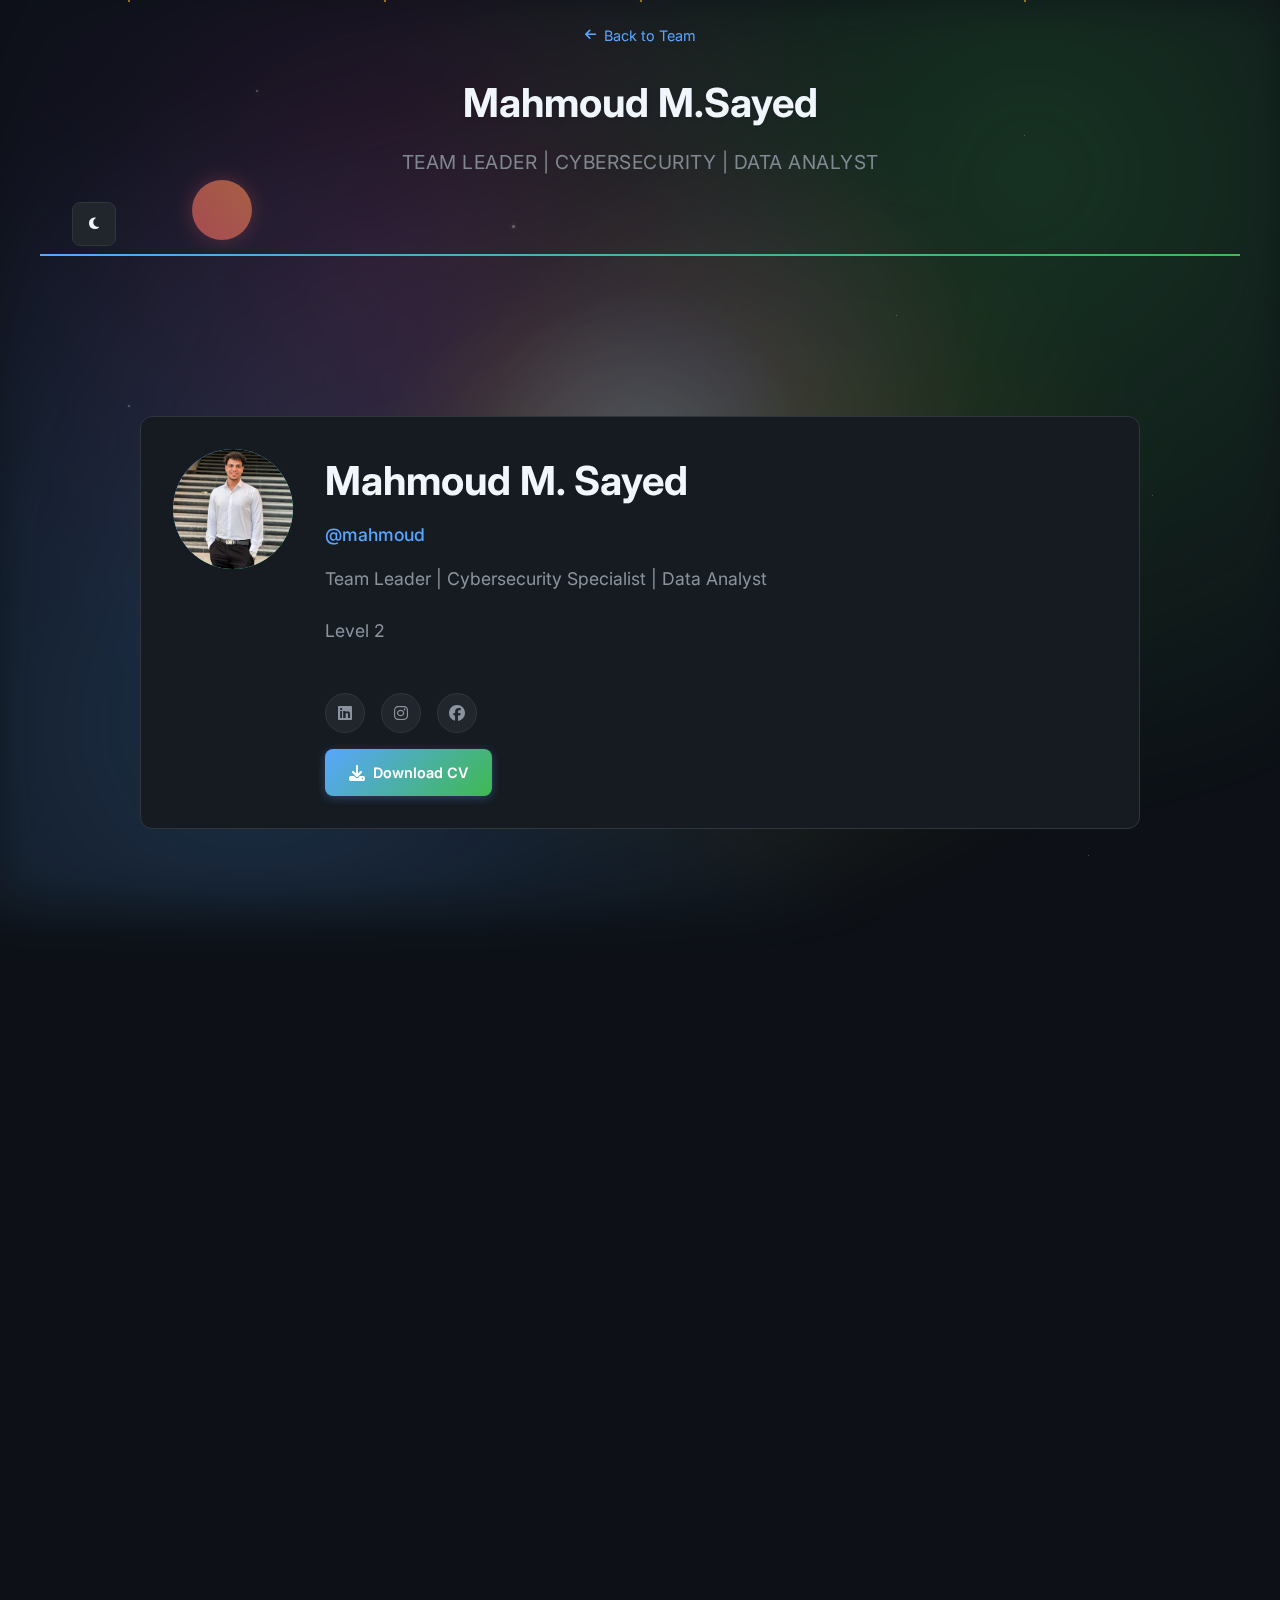
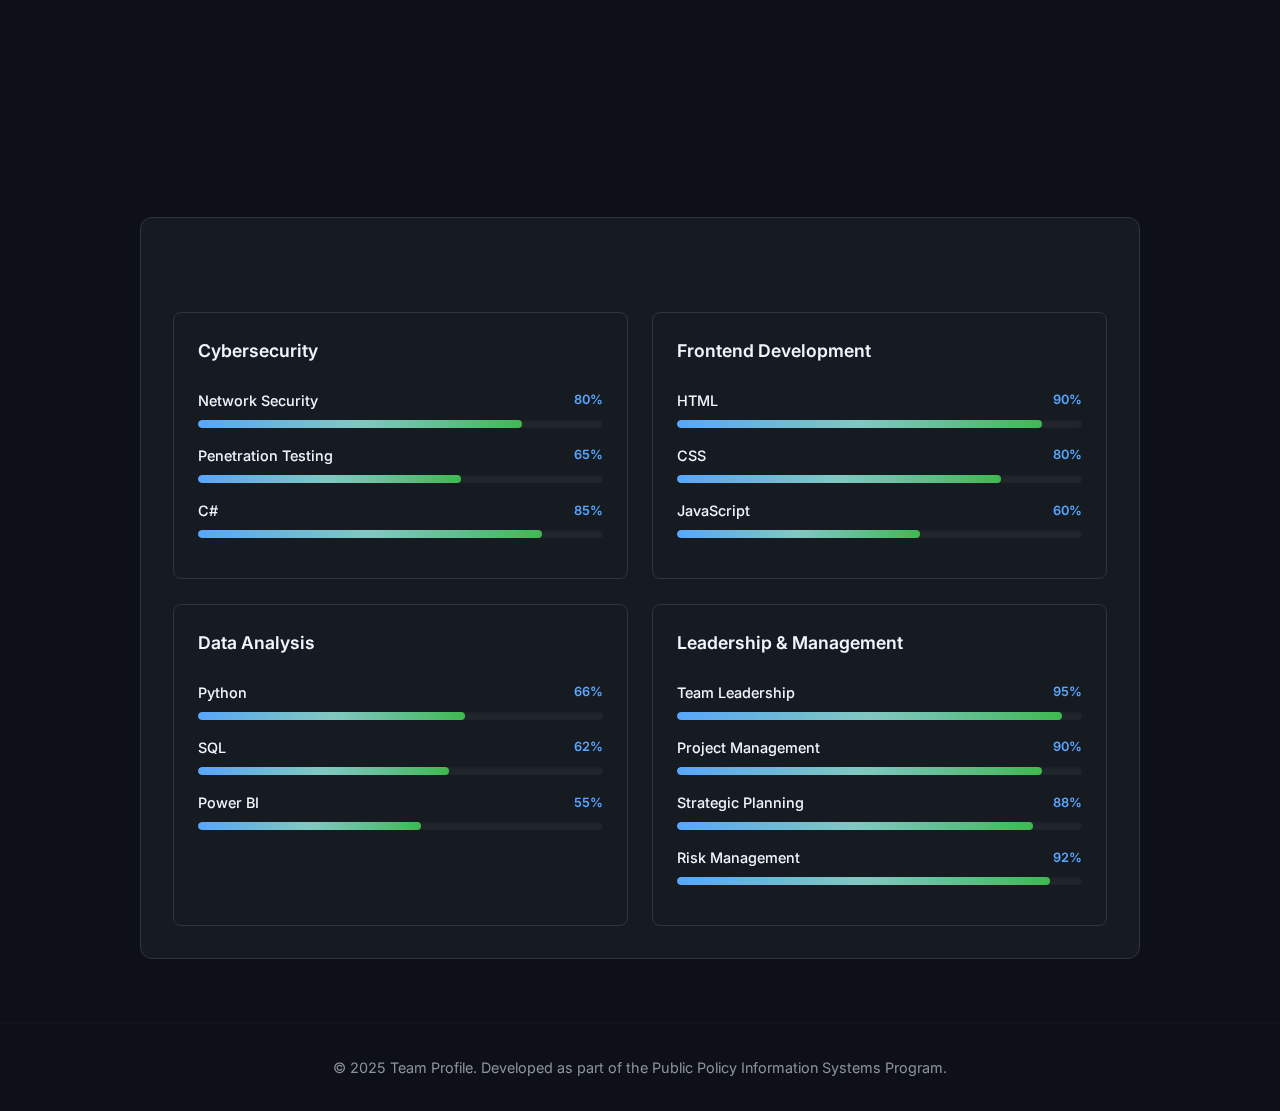
<file: mahmoud.html>
<!DOCTYPE html>
<html lang="en">

<head>
    <meta charset="UTF-8">
    <meta name="viewport" content="width=device-width, initial-scale=1.0">
    <title>Mahmoud - Full Stack Developer</title>
    <link rel="stylesheet" href="styles.css">
    <link rel="stylesheet" href="profile.css">
    <link rel="stylesheet" href="animations.css">
    <link href="https://fonts.googleapis.com/css2?family=Inter:wght@300;400;500;600;700&display=swap" rel="stylesheet">
    <link rel="stylesheet" href="https://cdnjs.cloudflare.com/ajax/libs/font-awesome/6.4.0/css/all.min.css">
</head>

<body class="dark-theme">
    <!-- Space Animation -->
    <div class="space-container">
        <div class="star"></div>
        <div class="star"></div>
        <div class="star"></div>
        <div class="star"></div>
        <div class="star"></div>
        <div class="star"></div>
        <div class="star"></div>
        <div class="star"></div>
        <div class="star"></div>
        <div class="star"></div>
        <div class="planet"></div>
        <div class="planet"></div>
        <div class="planet"></div>
        <div class="meteor"></div>
        <div class="meteor"></div>
        <div class="meteor"></div>
        <div class="meteor"></div>
    </div>

    <div class="container">
        <header class="header">
            <div class="header-content">
                <a href="index.html" class="back-link">
                    <i class="fas fa-arrow-left"></i>
                    Back to Team
                </a>
                <h1 class="site-title">Mahmoud M.Sayed</h1>
                <p class="site-subtitle">Team Leader | Cybersecurity | Data Analyst</p>
            </div>
            <div class="header-controls">
                <button id="themeToggle" class="theme-toggle" aria-label="Toggle theme">
                    <i class="fas fa-moon"></i>
                </button>
            </div>
        </header>

        <main class="main-content">
            <div class="profile-container">
                <!-- Profile Header -->
                <div class="profile-header">
                    <div class="profile-avatar">
                        <img src="images/mahmoud.jpg" alt="Mahmoud" class="profile-image"
                            onerror="this.style.display='none'; this.nextElementSibling.style.display='flex';">
                        <div class="avatar-fallback">M</div>
                    </div>
                    <div class="profile-info">
                        <h2 class="profile-name">Mahmoud M. Sayed</h2>
                        <p class="profile-username">@mahmoud</p>
                        <p class="profile-bio">Team Leader | Cybersecurity Specialist | Data Analyst</p>
                        <p class="profile-bio">Level 2</p>
                        <div class="profile-stats">
                            <!-- <div class="stat">
                                <span class="stat-number">32</span>
                                <span class="stat-label">Projects</span>
                            </div>
                            <div class="stat">
                                <span class="stat-number">5+</span>
                                <span class="stat-label">Years Exp</span>
                            </div>
                            <div class="stat">
                                <span class="stat-number">15+</span>
                                <span class="stat-label">Technologies</span>
                            </div> -->
                        </div>
                        <div class="profile-links">
                            <a href="https://www.linkedin.com/in/mahmoud-m-sayed2" target="_blank" class="social-link">
                                <i class="fab fa-linkedin"></i>
                            </a>
                            <a href="https://www.instagram.com/bondok_248/" target="_blank" class="social-link">
                                <i class="fab fa-instagram"></i>
                            </a>
                            <a href="https://www.facebook.com/bondok.7x?mibextid=ZbWKwL" target="_blank"
                                class="social-link">
                                <i class="fab fa-facebook"></i>
                            </a>
                            <!-- <a href="mailto:mahmoudmahmud739@gmail.com" class="social-link">
                                <i class="fas fa-envelope"></i>
                            </a> -->
                        </div>
                        <div class="cv-download">
                            <a href="cv/mahmoud-cv.pdf" download class="cv-button">
                                <i class="fas fa-download"></i>
                                Download CV
                            </a>
                        </div>
                    </div>
                </div>

                <!-- Personal Description Card -->
                <div class="profile-card personal-description-card">
                    <h3>
                        <i class="fas fa-user-circle"></i>
                        Personal Description
                    </h3>
                    <p>
                    <div style="font-family: Arial, sans-serif; line-height: 1.6; color: #3db5ff;">
                        <p>
                            I am a student in the Department of Public Policy Information Systems at Assiut University,
                            with a growing passion for cybersecurity, data analysis, and technology in the public
                            sector.
                        </p>

                        <p>
                            I have studied front-end development (<strong>HTML</strong>, <strong>CSS</strong>, and
                            <strong>JavaScript</strong>), <strong>C#</strong>, computer networks, and <strong>Microsoft
                                Office</strong>, and I am constantly improving my technical and problem-solving skills.
                        </p>

                        <p>
                            I recently completed several training programs, including:
                        </p>
                        <ul>
                            <li><strong>Data Analysis</strong> at the National Telecommunication Institute (NTI) —
                                gained hands-on experience in data handling and interpretation.</li>
                            <li><strong>C# Programming</strong> at the Information Technology Institute (ITI) — built
                                solid skills in object-oriented programming and application development.</li>
                            <li><strong>Artificial Intelligence (AI)</strong> at IEEE — explored AI fundamentals,
                                machine learning concepts, and real-world applications.</li>
                        </ul>

                        <p>
                            In addition to my technical expertise, I have developed strong <strong>soft skills</strong>,
                            including teamwork, communication, adaptability, time management, and critical thinking,
                            which enable me to work effectively in diverse environments.
                        </p>

                        <p>
                            I am particularly interested in cybersecurity and seek to start a career in this field. I am
                            currently looking for internship opportunities or entry-level positions where I can apply
                            what I have learned and gain practical experience.
                        </p>
                    </div>

                    </p>
                </div>

                <!-- Hobbies & Interests Card -->
                <div class="profile-card hobbies-interests-card">
                    <h3>
                        <i class="fas fa-heart"></i>
                        Hobbies & Interests
                    </h3>

                    <div class="hobbies-list">
                        <div class="hobby-item">
                            <i class="fas fa-code"></i>
                            <span>Programming</span>
                        </div>
                        <div class="hobby-item">
                            <i class="fas fa-book"></i>
                            <span>Reading</span>
                        </div>
                        <div class="hobby-item">
                            <i class="fas fa-gamepad"></i>
                            <span>Gaming</span>
                        </div>
                        <div class="hobby-item">
                            <i class="fas fa-music"></i>
                            <span>Music</span>
                        </div>
                        <div class="hobby-item">
                            <i class="fas fa-camera"></i>
                            <span>Photography</span>
                        </div>
                        <div class="hobby-item">
                            <i class="fas fa-utensils"></i>
                            <span>Cooking</span>
                        </div>
                    </div>

                    <div class="interests-tags">
                        <span class="interest-tag">Web Development</span>
                        <span class="interest-tag">AI & Machine Learning</span>
                        <span class="interest-tag">Cybersecurity</span>
                        <span class="interest-tag">Data Analysis</span>
                        <span class="interest-tag">Open Source</span>
                    </div>
                </div>

                <!-- Skills Section -->
                <section class="profile-section">
                    <h3 class="section-title">
                        <i class="fas fa-code"></i>
                        Skills & Technologies
                    </h3>
                    <div class="skills-grid">
                        <div class="skill-category">
                            <h4>Cybersecurity</h4>
                            <div class="skill-item">
                                <div class="skill-header">
                                    <span class="skill-name">Network Security</span>
                                    <span class="skill-percentage">80%</span>
                                </div>
                                <div class="skill-bar">
                                    <div class="skill-progress" style="width: 80%"></div>
                                </div>
                            </div>
                            <div class="skill-item">
                                <div class="skill-header">
                                    <span class="skill-name">Penetration Testing</span>
                                    <span class="skill-percentage">65%</span>
                                </div>
                                <div class="skill-bar">
                                    <div class="skill-progress" style="width: 65%"></div>
                                </div>
                            </div>
                            <div class="skill-item">
                                <div class="skill-header">
                                    <span class="skill-name">C#</span>
                                    <span class="skill-percentage">85%</span>
                                </div>
                                <div class="skill-bar">
                                    <div class="skill-progress" style="width: 85%"></div>
                                </div>
                            </div>
                        </div>
                        <div class="skill-category">
                            <h4>Frontend Development</h4>
                            <div class="skill-item">
                                <div class="skill-header">
                                    <span class="skill-name">HTML</span>
                                    <span class="skill-percentage">90%</span>
                                </div>
                                <div class="skill-bar">
                                    <div class="skill-progress" style="width: 90%"></div>
                                </div>
                            </div>
                            <div class="skill-item">
                                <div class="skill-header">
                                    <span class="skill-name">CSS</span>
                                    <span class="skill-percentage">80%</span>
                                </div>
                                <div class="skill-bar">
                                    <div class="skill-progress" style="width: 80%"></div>
                                </div>
                            </div>
                            <div class="skill-item">
                                <div class="skill-header">
                                    <span class="skill-name">JavaScript</span>
                                    <span class="skill-percentage">60%</span>
                                </div>
                                <div class="skill-bar">
                                    <div class="skill-progress" style="width: 60%"></div>
                                </div>
                            </div>
                        </div>
                        <div class="skill-category">
                            <h4>Data Analysis</h4>
                            <div class="skill-item">
                                <div class="skill-header">
                                    <span class="skill-name">Python</span>
                                    <span class="skill-percentage">66%</span>
                                </div>
                                <div class="skill-bar">
                                    <div class="skill-progress" style="width: 66%"></div>
                                </div>
                            </div>
                            <div class="skill-item">
                                <div class="skill-header">
                                    <span class="skill-name">SQL</span>
                                    <span class="skill-percentage">62%</span>
                                </div>
                                <div class="skill-bar">
                                    <div class="skill-progress" style="width: 62%"></div>
                                </div>
                            </div>
                            <div class="skill-item">
                                <div class="skill-header">
                                    <span class="skill-name">Power BI</span>
                                    <span class="skill-percentage">55%</span>
                                </div>
                                <div class="skill-bar">
                                    <div class="skill-progress" style="width: 55%"></div>
                                </div>
                            </div>
                        </div>
                        <div class="skill-category">
                            <h4>Leadership & Management</h4>
                            <div class="skill-item">
                                <div class="skill-header">
                                    <span class="skill-name">Team Leadership</span>
                                    <span class="skill-percentage">95%</span>
                                </div>
                                <div class="skill-bar">
                                    <div class="skill-progress" style="width: 95%"></div>
                                </div>
                            </div>
                            <div class="skill-item">
                                <div class="skill-header">
                                    <span class="skill-name">Project Management</span>
                                    <span class="skill-percentage">90%</span>
                                </div>
                                <div class="skill-bar">
                                    <div class="skill-progress" style="width: 90%"></div>
                                </div>
                            </div>
                            <div class="skill-item">
                                <div class="skill-header">
                                    <span class="skill-name">Strategic Planning</span>
                                    <span class="skill-percentage">88%</span>
                                </div>
                                <div class="skill-bar">
                                    <div class="skill-progress" style="width: 88%"></div>
                                </div>
                            </div>
                            <div class="skill-item">
                                <div class="skill-header">
                                    <span class="skill-name">Risk Management</span>
                                    <span class="skill-percentage">92%</span>
                                </div>
                                <div class="skill-bar">
                                    <div class="skill-progress" style="width: 92%"></div>
                                </div>
                            </div>
                        </div>

                    </div>
                </section>






            </div>
        </main>

        <footer class="footer">
            <p>&copy; 2025 Team Profile. Developed as part of the Public Policy Information Systems Program.</p>
        </footer>

        <!-- Back to Top Button -->
        <button id="backToTop" class="back-to-top" title="Back to Top">
            <i class="fas fa-arrow-up"></i>
        </button>
    </div>

    <script src="script.js"></script>
</body>

</html>
</file>
<file: styles.css>
/* CSS Variables for theming */
:root {
    /* Dark theme colors */
    --bg-primary: #0d1117;
    --bg-secondary: #161b22;
    --bg-tertiary: #21262d;
    --text-primary: #f0f6fc;
    --text-secondary: #8b949e;
    --text-muted: #6e7681;
    --border-color: #30363d;
    --accent-color: #58a6ff;
    --success-color: #3fb950;
    --warning-color: #d29922;
    --error-color: #f85149;
    --card-shadow: 0 1px 3px rgba(0, 0, 0, 0.12), 0 1px 2px rgba(0, 0, 0, 0.24);
    --card-shadow-hover: 0 14px 28px rgba(0, 0, 0, 0.25), 0 10px 10px rgba(0, 0, 0, 0.22);
    --mouse-x: 50%;
    --mouse-y: 50%;
}

/* Light theme colors */
.light-theme {
    --bg-primary: #ffffff;
    --bg-secondary: #f6f8fa;
    --bg-tertiary: #ffffff;
    --text-primary: #24292f;
    --text-secondary: #57606a;
    --text-muted: #656d76;
    --border-color: #d0d7de;
    --accent-color: #0969da;
    --success-color: #1a7f37;
    --warning-color: #9a6700;
    --error-color: #cf222e;
    --card-shadow: 0 1px 3px rgba(0, 0, 0, 0.1), 0 1px 2px rgba(0, 0, 0, 0.06);
    --card-shadow-hover: 0 10px 15px -3px rgba(0, 0, 0, 0.1), 0 4px 6px -2px rgba(0, 0, 0, 0.05);
}

/* Light theme background adjustments */
.light-theme::before {
    background: 
        radial-gradient(circle at 20% 80%, rgba(9, 105, 218, 0.08) 0%, transparent 50%),
        radial-gradient(circle at 80% 20%, rgba(26, 127, 55, 0.08) 0%, transparent 50%),
        radial-gradient(circle at 40% 40%, rgba(207, 34, 46, 0.04) 0%, transparent 50%);
}

.light-theme::after {
    opacity: 0.2;
}

/* Light theme header and footer */
.light-theme .header {
    background-color: rgba(255, 255, 255, 0); /* Made transparent */
    border-bottom: none; /* Removed border */
    box-shadow: none; /* Removed shadow */
    backdrop-filter: blur(0px); /* Removed blur */
}

.light-theme .footer {
    background-color: transparent;
    border-top: 1px solid rgba(208, 215, 222, 0.1);
}

/* Light theme space */
.light-theme .star {
    background: var(--accent-color);
    opacity: 0.4;
}

.light-theme .star:hover {
    background: var(--success-color);
    opacity: 0.8;
}

.light-theme .planet {
    opacity: 0.8;
}

/* Reset and base styles */
* {
    margin: 0;
    padding: 0;
    box-sizing: border-box;
}

body {
    font-family: 'Inter', -apple-system, BlinkMacSystemFont, 'Segoe UI', 'Noto Sans', Helvetica, Arial, sans-serif;
    background-color: var(--bg-primary);
    color: var(--text-primary);
    line-height: 1.6;
    transition: background-color 0.3s ease, color 0.3s ease;
    position: relative;
    overflow-x: hidden;
}

/* Animated background */
body::before {
    content: '';
    position: fixed;
    top: 0;
    left: 0;
    width: 100%;
    height: 100%;
    background: 
        radial-gradient(circle at 20% 80%, rgba(88, 166, 255, 0.2) 0%, transparent 50%),
        radial-gradient(circle at 80% 20%, rgba(63, 185, 80, 0.2) 0%, transparent 50%),
        radial-gradient(circle at 40% 40%, rgba(216, 81, 73, 0.15) 0%, transparent 50%),
        radial-gradient(circle at 60% 60%, rgba(255, 215, 0, 0.12) 0%, transparent 40%),
        radial-gradient(circle at 30% 30%, rgba(138, 43, 226, 0.1) 0%, transparent 45%);
    animation: backgroundFloat 20s ease-in-out infinite;
    z-index: -1;
    filter: blur(30px);
    opacity: 0.8;
    transition: all 0.5s ease;
    transform-origin: center;
}

body:hover::before {
    opacity: 1;
    filter: blur(25px);
    transform: scale(1.02);
}

/* Space Animation - Mouse Interactive Light */
body::after {
    content: '';
    position: fixed;
    top: 0;
    left: 0;
    width: 100%;
    height: 100%;
    background: 
        radial-gradient(circle at var(--mouse-x, 50%) var(--mouse-y, 50%), 
            rgba(88, 166, 255, 0.2) 0%, 
            transparent 20%),
        radial-gradient(circle at calc(var(--mouse-x, 50%) + 100px) calc(var(--mouse-y, 50%) - 70px), 
            rgba(138, 43, 226, 0.12) 0%, 
            transparent 25%),
        radial-gradient(circle at calc(var(--mouse-x, 50%) - 80px) calc(var(--mouse-y, 50%) + 60px), 
            rgba(255, 215, 0, 0.1) 0%, 
            transparent 22%),
        radial-gradient(circle at calc(var(--mouse-x, 50%) + 40px) calc(var(--mouse-y, 50%) + 40px), 
            rgba(63, 185, 80, 0.08) 0%, 
            transparent 30%);
    opacity: 0.6;
    z-index: -1;
    pointer-events: none;
    transition: all 0.4s ease;
    filter: blur(8px);
    mix-blend-mode: screen;
    transform-origin: var(--mouse-x, 50%) var(--mouse-y, 50%);
}

body:hover::after {
    opacity: 0.8;
    filter: blur(5px);
    transform: scale(1.05);
}

/* Cloud Elements - Optimized for performance */
.cloud {
    position: absolute;
    background: rgba(255, 255, 255, 0.03);
    border-radius: 50%;
    filter: blur(8px);
    animation: cloudFloat 25s linear infinite;
    pointer-events: none;
    z-index: -1;
    will-change: transform;
}

.cloud-small {
    width: 80px;
    height: 50px;
    top: 25%;
    left: -80px;
    animation-delay: 2s;
    animation-duration: 20s;
    background: linear-gradient(to right, rgba(138, 43, 226, 0.02), rgba(138, 43, 226, 0.04));
}

.cloud-medium {
    width: 100px;
    height: 60px;
    top: 55%;
    left: -100px;
    animation-delay: 7s;
    animation-duration: 22s;
    background: linear-gradient(to right, rgba(216, 81, 73, 0.02), rgba(216, 81, 73, 0.04));
}



/* Geometric Shapes - Optimized */
.shape {
    position: absolute;
    opacity: 0.08;
    animation: shapeRotate 35s linear infinite;
    pointer-events: none;
    z-index: -1;
    will-change: transform;
}

.shape-square {
    width: 50px;
    height: 50px;
    border: 1px solid var(--accent-color);
    border-radius: 4px;
    top: 35%;
    right: 25%;
    animation-delay: 3s;
    animation-duration: 30s;
    transform-origin: center;
}

.shape-circle {
    width: 60px;
    height: 60px;
    border: 1px solid var(--success-color);
    border-radius: 50%;
    bottom: 30%;
    left: 20%;
    animation-delay: 8s;
    animation-duration: 28s;
    transform-origin: center;
}

.shape-triangle {
    width: 50px;
    height: 50px;
    border: 1px solid var(--primary-color);
    clip-path: polygon(50% 0%, 0% 100%, 100% 100%);
    top: 45%;
    right: 15%;
    animation-delay: 12s;
    animation-duration: 28s;
    transform-origin: center;
}

.shape:nth-child(21) {
    width: 100px;
    height: 100px;
    border: 2px solid var(--accent-color);
    border-radius: 4px;
    top: 20%;
    right: 10%;
    animation-delay: 0s;
    transform-origin: center;
}

.shape:nth-child(22) {
    width: 150px;
    height: 150px;
    border: 2px solid var(--success-color);
    border-radius: 50%;
    bottom: 15%;
    left: 5%;
    animation-delay: 5s;
    transform-origin: center;
}

.shape:nth-child(23) {
    width: 80px;
    height: 80px;
    border: 2px solid var(--warning-color);
    clip-path: polygon(50% 0%, 0% 100%, 100% 100%);
    top: 60%;
    right: 20%;
    animation-delay: 10s;
    transform-origin: center;
}

.shape:hover {
    opacity: 0.5;
    transform: scale(1.2) rotate(15deg);
    border-color: var(--text-primary);
    border-width: 3px;
    z-index: 5;
    animation-play-state: paused;
    box-shadow: 0 0 15px var(--text-primary);
}

.shape-square:hover {
    transform: scale(1.3) rotate(45deg);
    border-color: var(--danger-color);
    box-shadow: 0 0 20px var(--danger-color);
}

.shape-circle:hover {
    transform: scale(1.3);
    border-color: var(--info-color);
    box-shadow: 0 0 20px var(--info-color), 0 0 40px rgba(88, 166, 255, 0.3);
}

.shape-triangle:hover {
    transform: scale(1.3) rotate(-15deg);
    border-color: var(--primary-color);
    box-shadow: 0 0 20px var(--primary-color);
}

.star {
    position: absolute;
    background: white;
    border-radius: 50%;
    animation: twinkle 3s ease-in-out infinite;
}

.star:nth-child(1) {
    width: 2px;
    height: 2px;
    top: 10%;
    left: 20%;
    animation-delay: 0s;
}

.star:nth-child(2) {
    width: 1px;
    height: 1px;
    top: 15%;
    left: 80%;
    animation-delay: 0.5s;
}

.star:nth-child(3) {
    width: 3px;
    height: 3px;
    top: 25%;
    left: 50%;
    animation-delay: 1s;
}

.star:nth-child(4) {
    width: 1px;
    height: 1px;
    top: 35%;
    left: 10%;
    animation-delay: 1.5s;
}

.star:nth-child(5) {
    width: 2px;
    height: 2px;
    top: 45%;
    left: 90%;
    animation-delay: 2s;
}

.star:nth-child(6) {
    width: 1px;
    height: 1px;
    top: 55%;
    left: 30%;
    animation-delay: 2.5s;
}

.star:nth-child(7) {
    width: 2px;
    height: 2px;
    top: 65%;
    left: 70%;
    animation-delay: 3s;
}

.star:nth-child(8) {
    width: 1px;
    height: 1px;
    top: 75%;
    left: 40%;
    animation-delay: 3.5s;
}

.star:nth-child(9) {
    width: 3px;
    height: 3px;
    top: 85%;
    left: 60%;
    animation-delay: 4s;
}

.star:nth-child(10) {
    width: 1px;
    height: 1px;
    top: 95%;
    left: 15%;
    animation-delay: 4.5s;
}

.planet {
    position: absolute;
    border-radius: 50%;
    animation: planetFloat 8s ease-in-out infinite;
}

.planet:nth-child(11) {
    width: 60px;
    height: 60px;
    top: 20%;
    right: 10%;
    background: radial-gradient(circle, #ff6b6b, #ee5a24);
    animation-delay: 0s;
}

.planet:nth-child(12) {
    width: 40px;
    height: 40px;
    top: 60%;
    left: 5%;
    background: radial-gradient(circle, #74b9ff, #0984e3);
    animation-delay: 2s;
}

.planet:nth-child(13) {
    width: 50px;
    height: 50px;
    bottom: 15%;
    right: 20%;
    background: radial-gradient(circle, #a29bfe, #6c5ce7);
    animation-delay: 4s;
}

.meteor {
    position: absolute;
    width: 2px;
    height: 2px;
    background: linear-gradient(45deg, #ff7675, #fd79a8);
    border-radius: 50%;
    animation: meteorShower 4s linear infinite;
}

.meteor:nth-child(14) {
    top: 0;
    left: 10%;
    animation-delay: 0s;
}

.meteor:nth-child(15) {
    top: 0;
    left: 30%;
    animation-delay: 1s;
}

.meteor:nth-child(16) {
    top: 0;
    left: 70%;
    animation-delay: 2s;
}

.meteor:nth-child(17) {
    top: 0;
    left: 90%;
    animation-delay: 3s;
}



.container {
    min-height: 100vh;
    display: flex;
    flex-direction: column;
}

/* Header styles */
.header {
    background-color: rgba(13, 17, 23, 0); /* Made transparent */
    border-bottom: none; /* Removed border */
    padding: 1.5rem 0;
    position: fixed;
    top: 0;
    left: 0;
    right: 0;
    z-index: 1000; /* Increased z-index to ensure it's above all content */
    backdrop-filter: blur(0px); /* Removed blur */
    box-shadow: none; /* Removed shadow */
    transition: all 0.5s cubic-bezier(0.4, 0, 0.2, 1);
    transform: translateY(0);
    opacity: 1;
    will-change: transform, opacity, padding;
    max-height: 200px; /* Set maximum height */
    overflow: visible;
}

/* Compact header when scrolled down */
.header.scrolled {
    padding: 0.75rem 0;
    background-color: rgba(13, 17, 23, 0);
    border-bottom: none;
    box-shadow: none;
}

.light-theme .header.scrolled {
    background-color: rgba(255, 255, 255, 0);
    border-bottom: none;
    box-shadow: none;
}

.header.hidden {
    transform: translateY(-100%);
    opacity: 0;
    pointer-events: none;
    box-shadow: none;
    transition: all 0.3s cubic-bezier(0.4, 0, 0.2, 1);
}

/* Header indicator styles */
.header-indicator {
    position: fixed;
    top: 0;
    left: 50%;
    transform: translateX(-50%) translateY(-100%);
    background-color: var(--bg-secondary);
    color: var(--text-secondary);
    z-index: 1001; /* Ensure it's above the header */
    width: 60px; /* Slightly wider */
    height: 30px; /* Slightly taller */
    border-radius: 0 0 25px 25px;
    display: flex;
    justify-content: center;
    align-items: center;
    cursor: pointer;
    box-shadow: 0 4px 10px rgba(0, 0, 0, 0.2); /* Enhanced shadow */
    opacity: 0;
    transition: all 0.3s ease;
    border: 1px solid var(--border-color);
    border-top: none;
}

.header-indicator.visible {
    transform: translateX(-50%) translateY(0);
    opacity: 1;
}

.header-indicator i {
    font-size: 12px;
    transition: transform 0.3s ease;
}

.header-indicator:hover {
    background-color: var(--bg-tertiary);
    color: var(--accent-color);
    box-shadow: 0 6px 15px rgba(0, 0, 0, 0.25);
}

.header-indicator:hover i {
    transform: translateY(3px);
}

.header-indicator:active {
    transform: translateX(-50%) translateY(2px);
    box-shadow: 0 1px 2px rgba(0, 0, 0, 0.2);
}

.light-theme .header-indicator:active {
    box-shadow: 0 1px 2px rgba(0, 0, 0, 0.15);
}

.header-indicator:active i {
    transform: translateY(0);
}

.light-theme .header-indicator {
    background-color: rgba(255, 255, 255, 0.95);
    box-shadow: 0 4px 10px rgba(0, 0, 0, 0.15);
    border: 1px solid rgba(0, 0, 0, 0.15);
    border-top: none;
}

.light-theme .header-indicator:hover {
    background-color: #f0f6fc;
    color: #0969da;
    box-shadow: 0 6px 15px rgba(0, 0, 0, 0.18);
}

.header-content {
    max-width: 1200px;
    margin: 0 auto;
    padding: 0 2rem;
    display: flex;
    flex-direction: column;
    align-items: center;
    text-align: center;
    gap: 0.5rem;
}

.site-title {
    font-size: 2.5rem;
    font-weight: 700;
    color: var(--text-primary);
    display: flex;
    align-items: center;
    gap: 0.75rem;
    margin-bottom: 0.25rem;
    text-shadow: 0 2px 4px rgba(0, 0, 0, 0.1);
    transition: font-size 0.3s ease;
    position: relative;
    animation: titlePulse 3s ease-in-out infinite;
}

@keyframes titlePulse {
    0%, 100% {
        text-shadow: 0 0 5px rgba(88, 166, 255, 0.2);
    }
    50% {
        text-shadow: 0 0 15px rgba(88, 166, 255, 0.4), 0 0 30px rgba(88, 166, 255, 0.2);
    }
}

.site-title i {
    /* Icon is now static - no rotation */
    color: var(--accent-color);
    font-size: 2.2rem;
    margin-right: 0.5rem;
    transition: color 0.3s ease, opacity 0.3s ease;
    opacity: 0.9;
    filter: drop-shadow(0 0 8px rgba(88, 166, 255, 0.3));
}

/* titleIconSpin animation removed - icon is now static */

.header.scrolled .site-title {
    font-size: 2rem;
}

/* Duplicate definition removed - icon styles are now consolidated above */

.site-title:hover i {
    color: var(--primary-color);
    opacity: 1;
    filter: drop-shadow(0 0 12px rgba(88, 166, 255, 0.5));
}

.site-subtitle {
    color: var(--text-secondary);
    font-size: 1.2rem;
    font-weight: 400;
    margin-bottom: 0.5rem;
    letter-spacing: 0.5px;
    text-transform: uppercase;
    opacity: 0.9;
    transition: all 0.3s ease;
}

.header.scrolled .site-subtitle {
    font-size: 1rem;
    margin-bottom: 0.25rem;
}

.header-content:hover .site-subtitle {
    color: var(--accent-color);
    opacity: 1;
}

.header-controls {
    max-width: 1200px;
    margin: 0 auto;
    padding: 0 2rem;
    margin-top: 1rem;
    display: flex;
    justify-content: space-between;
    align-items: center;
    gap: 1rem;
    position: relative;
}

.header-controls::before {
    content: '';
    position: absolute;
    bottom: -10px;
    left: 0;
    width: 0;
    height: 2px;
    background: linear-gradient(90deg, var(--accent-color), var(--success-color));
    transition: width 0.5s ease;
    opacity: 0;
}

.header:hover .header-controls::before {
    width: 100%;
    opacity: 1;
    animation: controlsLineGlow 2s ease-in-out infinite;
}

@keyframes controlsLineGlow {
    0%, 100% {
        box-shadow: 0 0 5px rgba(88, 166, 255, 0.3);
    }
    50% {
        box-shadow: 0 0 15px rgba(88, 166, 255, 0.5);
    }
}

.nav-buttons {
    display: flex;
    gap: 0.5rem;
}

.nav-btn {
    display: flex;
    align-items: center;
    gap: 0.5rem;
    padding: 0.75rem 1.25rem;
    background-color: var(--bg-tertiary);
    border: 1px solid var(--border-color);
    border-radius: 8px;
    transition: all 0.3s ease;
    animation: navBtnFloat 3s ease-in-out infinite;
    position: relative;
}

@keyframes navBtnFloat {
    0%, 100% {
        transform: translateY(0);
    }
    50% {
        transform: translateY(-5px);
    }
}

.header.scrolled .nav-btn {
    padding: 0.5rem 1rem;
    font-size: 0.9rem;
    color: var(--text-secondary);
    cursor: pointer;
    position: relative;
    overflow: hidden;
    transition: all 0.3s ease;
    font-size: 0.9rem;
    font-weight: 500;
}

/* Button ripple effect */
.nav-btn::after {
    content: '';
    position: absolute;
    top: var(--mouse-y, 50%);
    left: var(--mouse-x, 50%);
    width: 0;
    height: 0;
    background: radial-gradient(circle, rgba(255, 255, 255, 0.3) 0%, transparent 70%);
    border-radius: 50%;
    transform: translate(-50%, -50%);
    transition: width 0.5s ease, height 0.5s ease;
    pointer-events: none;
}

.nav-btn:hover {
    transform: translateY(-3px);
    box-shadow: 0 5px 15px rgba(88, 166, 255, 0.3);
    border-color: var(--accent-color);
}

.nav-btn:hover::after {
    width: 150px;
    height: 150px;
}

.nav-btn:active {
    transform: translateY(2px);
    box-shadow: 0 2px 5px rgba(88, 166, 255, 0.2);
    animation: buttonClick 0.3s ease;
}

@keyframes buttonClick {
    0% {
        transform: scale(1);
    }
    50% {
        transform: scale(0.95);
    }
    100% {
        transform: scale(1);
    }
}

.nav-btn:active::after {
    width: 300px;
    height: 300px;
    background: radial-gradient(circle, rgba(255, 255, 255, 0.5) 0%, transparent 70%);
    transition: width 0.2s ease, height 0.2s ease;
}

/* Button animation */
.btn {
    display: inline-flex;
    align-items: center;
    justify-content: center;
    gap: 0.5rem;
    padding: 0.75rem 1.5rem;
    background-color: var(--accent-color);
    color: white;
    border: none;
    border-radius: 8px;
    font-weight: 500;
    cursor: pointer;
    transition: all 0.3s ease;
    text-decoration: none;
    position: relative;
    overflow: hidden;
}

.btn::after {
    content: '';
    position: absolute;
    top: var(--mouse-y, 50%);
    left: var(--mouse-x, 50%);
    width: 0;
    height: 0;
    background: radial-gradient(circle, rgba(255, 255, 255, 0.3) 0%, transparent 70%);
    border-radius: 50%;
    transform: translate(-50%, -50%);
    transition: width 0.5s ease, height 0.5s ease;
    pointer-events: none;
}

.btn:hover::after {
    width: 150px;
    height: 150px;
}

.btn:active::after {
    width: 300px;
    height: 300px;
    background: radial-gradient(circle, rgba(255, 255, 255, 0.5) 0%, transparent 70%);
    transition: width 0.2s ease, height 0.2s ease;
}

/* Button ripple effect */
.nav-btn::after {
    content: '';
    position: absolute;
    top: var(--mouse-y, 50%);
    left: var(--mouse-x, 50%);
    width: 0;
    height: 0;
    background: radial-gradient(circle, rgba(255, 255, 255, 0.3) 0%, transparent 70%);
    border-radius: 50%;
    transform: translate(-50%, -50%);
    transition: width 0.5s ease, height 0.5s ease;
    pointer-events: none;
}

.nav-btn:hover::after {
    width: 150px;
    height: 150px;
}

.nav-btn:active::after {
    width: 300px;
    height: 300px;
    background: radial-gradient(circle, rgba(255, 255, 255, 0.5) 0%, transparent 70%);
    transition: width 0.2s ease, height 0.2s ease;
}

.nav-btn:hover {
    background-color: var(--accent-color);
    color: white;
    border-color: var(--accent-color);
    transform: translateY(-2px) scale(1.05);
    animation: buttonPulse 0.3s ease-in-out;
    box-shadow: 0 5px 15px rgba(0, 0, 0, 0.2);
}

.nav-btn:active {
    transform: scale(0.95);
    box-shadow: 0 2px 8px rgba(0, 0, 0, 0.15);
    transition: all 0.1s ease;
}

.nav-btn:hover::after {
    width: 150px;
    height: 150px;
}

.nav-btn:active::after {
    width: 300px;
    height: 300px;
    background: radial-gradient(circle, rgba(255, 255, 255, 0.5) 0%, transparent 70%);
    transition: width 0.2s ease, height 0.2s ease;
}

.nav-btn.active, .nav-btn {
    background-color: var(--accent-color);
    color: white;
    border-color: var(--accent-color);
}

.nav-btn i {
    font-size: 1rem;
}

.search-container {
    position: relative;
    flex: 1;
    max-width: 400px;
    transition: all 0.3s ease;
}

.header.scrolled .search-container {
    transform: scale(0.9);
}

.search-icon {
    position: absolute;
    left: 1rem;
    top: 50%;
    transform: translateY(-50%);
    color: var(--text-muted);
    z-index: 1;
}

.search-input {
    width: 100%;
    padding: 0.75rem 1rem 0.75rem 2.5rem;
    background-color: var(--bg-tertiary);
    border: 1px solid var(--border-color);
    border-radius: 8px;
    color: var(--text-primary);
    font-size: 0.9rem;
    transition: all 0.2s ease;
}

.header.scrolled .search-input {
    padding: 0.5rem 1rem 0.5rem 2.25rem;
    font-size: 0.85rem;
}

.search-input:focus {
    outline: none;
    border-color: var(--accent-color);
    box-shadow: 0 0 0 3px rgba(88, 166, 255, 0.1);
    transform: scale(1.02);
    animation: searchGlow 0.3s ease-in-out;
}

.search-input::placeholder {
    color: var(--text-muted);
}

.theme-toggle {
    background-color: var(--bg-tertiary);
    border: 1px solid var(--border-color);
    border-radius: 8px;
    padding: 0.75rem;
    color: var(--text-primary);
    cursor: pointer;
    transition: all 0.2s ease;
    display: flex;
    align-items: center;
    justify-content: center;
    min-width: 44px;
    min-height: 44px;
}

.header.scrolled .theme-toggle {
    padding: 0.5rem;
    min-width: 38px;
    min-height: 38px;
    font-size: 0.9rem;
}

.theme-toggle:hover {
    background-color: var(--bg-secondary);
    border-color: var(--accent-color);
}

/* Main content */
.main-content {
    flex: 1;
    max-width: 1200px;
    margin: 0 auto;
    padding: 2rem;
    width: 100%;
    margin-top: 280px; /* Further increased top margin to prevent header overlap */
    transition: margin-top 0.5s cubic-bezier(0.4, 0, 0.2, 1);
    position: relative;
    z-index: 1; /* Ensure it's below the header */
    padding-top: 1rem; /* Add some padding at the top */
}

/* Adjust main content when header is hidden or scrolled */
.header.hidden ~ .main-content {
    margin-top: 90px; /* Increased margin when header is hidden */
}

.header.scrolled ~ .main-content {
    margin-top: 200px; /* Increased margin when header is scrolled/compact */
}

.team-grid {
    display: grid;
    grid-template-columns: repeat(2, 1fr);
    gap: 2.5rem;
    margin-top: 2rem; /* Increased top margin */
    position: relative;
    z-index: 5; /* Ensure it's below header but above other content */
}

/* Team member card */
.team-card {
    background-color: var(--bg-secondary);
    border: 1px solid var(--border-color);
    border-radius: 12px;
    padding: 2rem;
    transition: all 0.4s cubic-bezier(0.4, 0, 0.2, 1);
    cursor: pointer;
    position: relative;
    overflow: hidden;
    margin-bottom: 1rem;
    z-index: 10; /* Lower than header but still above other elements */
    margin-top: 1rem; /* Add some space at the top */
}

.team-card::after {
    content: '';
    position: absolute;
    top: 0;
    left: 0;
    width: 100%;
    height: 5px;
    background: linear-gradient(90deg, var(--accent-color), var(--success-color), var(--warning-color), var(--error-color));
    transform: translateX(-100%);
    transition: transform 0.5s ease;
}

.team-card:hover::after {
    transform: translateX(0);
    animation: rainbowFlow 3s linear infinite;
}

@keyframes rainbowFlow {
    0% {
        background-position: 0% 50%;
    }
    50% {
        background-position: 100% 50%;
    }
    100% {
        background-position: 0% 50%;
    }
}

.team-card::before {
    content: '';
    position: absolute;
    top: 0;
    left: 0;
    width: 100%;
    height: 100%;
    background: radial-gradient(
        circle at var(--mouse-x) var(--mouse-y),
        rgba(88, 166, 255, 0.15) 0%,
        transparent 50%
    );
    opacity: 0;
    transition: opacity 0.3s ease;
    z-index: 1;
    pointer-events: none;
}

.team-card:hover::before {
    opacity: 1;
}

/* Removed card-stats styles as they are no longer used */

.team-card:hover {
    transform: translateY(-12px) scale(1.03) rotate(1deg);
    box-shadow: var(--card-shadow-hover);
    border-color: var(--accent-color);
    animation: cardPulse 0.6s ease-in-out;
}

/* Mouse interaction animations */
.team-card {
    cursor: pointer;
    transition: all 0.3s cubic-bezier(0.4, 0, 0.2, 1);
    position: relative;
}

.team-card::after {
    content: '';
    position: absolute;
    top: 0;
    left: 0;
    right: 0;
    bottom: 0;
    background: radial-gradient(circle at var(--mouse-x, 50%) var(--mouse-y, 50%), rgba(88, 166, 255, 0.1) 0%, transparent 50%);
    opacity: 0;
    transition: opacity 0.3s ease;
    pointer-events: none;
    z-index: 1;
}

.team-card:hover::after {
    opacity: 1;
}



.team-card:hover .member-name {
    animation: none;
}

.team-card:hover .detail-item {
    animation: none;
}

.team-card:active {
    transform: translateY(-8px) scale(0.98);
    transition: all 0.1s ease;
}

.team-card::before {
    content: '';
    position: absolute;
    top: 0;
    left: 0;
    right: 0;
    height: 4px;
    background: linear-gradient(90deg, var(--accent-color), var(--success-color));
    opacity: 0;
    transition: opacity 0.3s ease;
}

.team-card:hover::before {
    opacity: 1;
}

.card-header {
    display: flex;
    align-items: flex-start;
    gap: 1rem;
    margin-bottom: 1rem;
}

.avatar {
    width: 60px;
    height: 60px;
    border-radius: 50%;
    background: linear-gradient(135deg, var(--accent-color), var(--success-color));
    display: flex;
    align-items: center;
    justify-content: center;
    font-size: 1.5rem;
    font-weight: 600;
    color: white;
    flex-shrink: 0;
    position: relative;
    overflow: hidden;
    animation: avatarFloat 3s ease-in-out infinite;
    transition: all 0.3s ease;
}

.avatar:hover {
    transform: scale(1.1);
    box-shadow: 0 0 20px rgba(88, 166, 255, 0.5);
}

.avatar::before {
    content: '';
    position: absolute;
    top: -50%;
    left: -50%;
    width: 200%;
    height: 200%;
    background: conic-gradient(
        transparent, 
        rgba(255, 255, 255, 0.3), 
        transparent 30%
    );
    animation: avatarSpin 4s linear infinite;
    opacity: 0;
    transition: opacity 0.3s ease;
}

.avatar:hover::before {
    opacity: 1;
}

@keyframes avatarSpin {
    from {
        transform: rotate(0deg);
    }
    to {
        transform: rotate(360deg);
    }
}

.avatar:hover {
    transform: scale(1.1) rotate(5deg);
    box-shadow: 0 0 20px rgba(88, 166, 255, 0.5), 0 15px 30px rgba(0, 0, 0, 0.2);
}

.avatar::before {
    content: '';
    position: absolute;
    top: -50%;
    left: -50%;
    width: 200%;
    height: 200%;
    background: conic-gradient(
        transparent, 
        rgba(255, 255, 255, 0.3), 
        transparent 30%
    );
    animation: avatarSpin 4s linear infinite;
    opacity: 0;
    transition: opacity 0.3s ease;
}

.avatar:hover::before {
    opacity: 1;
}

@keyframes avatarSpin {
    from {
        transform: rotate(0deg);
    }
    to {
        transform: rotate(360deg);
    }
}



.profile-image {
    width: 100%;
    height: 100%;
    object-fit: cover;
    border-radius: 50%;
    display: block;
}

.avatar-fallback {
    position: absolute;
    top: 0;
    left: 0;
    width: 100%;
    height: 100%;
    display: none;
    align-items: center;
    justify-content: center;
    background: linear-gradient(135deg, var(--accent-color), var(--success-color));
    color: white;
    font-size: 1.5rem;
    font-weight: 600;
}

.member-info {
    flex: 1;
    min-width: 0;
}

.member-name {
    font-size: 1.25rem;
    font-weight: 600;
    color: var(--text-primary);
    margin-bottom: 0.25rem;
    line-height: 1.3;
    animation: none;
    transition: color 0.3s ease, text-shadow 0.3s ease;
    position: relative;
    z-index: 5; /* Ensure text is visible */
}

.member-name::after {
    content: '';
    position: absolute;
    bottom: -5px;
    left: 0;
    width: 0;
    height: 2px;
    background: linear-gradient(90deg, var(--accent-color), transparent);
    transition: width 0.3s ease;
}

.card-header:hover .member-name {
    color: var(--accent-color);
    text-shadow: 0 0 8px rgba(88, 166, 255, 0.3);
}

.card-header:hover .member-name::after {
    width: 100%;
}

.member-username {
    color: var(--accent-color);
    font-size: 0.9rem;
    font-weight: 500;
    margin-bottom: 0.5rem;
    z-index: 5; /* Ensure text is visible */
    position: relative;
}

.member-bio {
    color: var(--text-secondary);
    font-size: 0.9rem;
    line-height: 1.5;
    margin-bottom: 1rem;
    z-index: 5; /* Ensure text is visible */
    position: relative;
}



.card-details {
    display: flex;
    flex-direction: column;
    gap: 0.75rem;
}

.detail-item {
    display: flex;
    align-items: center;
    gap: 0.75rem;
    font-size: 0.9rem;
    color: var(--text-secondary);
}

.detail-item i {
    width: 16px;
    color: var(--text-muted);
    transition: all 0.3s ease;
    animation: iconBounce 2s ease-in-out infinite;
}

.detail-item:hover i {
    color: var(--success-color);
    transform: scale(1.2) rotate(5deg);
}

.detail-item:hover {
    transform: none;
    transition: all 0.3s ease;
}

.detail-link {
    color: var(--accent-color);
    text-decoration: none;
    transition: all 0.3s ease;
    position: relative;
}

.detail-link:hover {
    color: var(--text-primary);
    transform: none;
    text-shadow: 0 0 8px rgba(88, 166, 255, 0.5);
}

/* Mouse reactive tilt/glow base */
.interactive-tilt {
    position: relative;
    transform: perspective(900px) rotateX(var(--tiltX, 0deg)) rotateY(var(--tiltY, 0deg)) translate3d(var(--tx, 0px), var(--ty, 0px), 0) scale(var(--tiltScale, 1));
    transition: transform 180ms ease, box-shadow 180ms ease;
    will-change: transform, box-shadow;
}

.interactive-tilt:hover {
    --tiltScale: 1.02;
    box-shadow: var(--card-shadow-hover);
}

.interactive-tilt::after {
    content: '';
    position: absolute;
    top: 0;
    left: 0;
    right: 0;
    bottom: 0;
    pointer-events: none;
    background: radial-gradient(400px 400px at var(--glowX, 50%) var(--glowY, 50%), rgba(88,166,255,0.12), transparent 60%);
    opacity: var(--glowOpacity, 0);
    transition: opacity 200ms ease;
}

.interactive-tilt:hover::after {
    --glowOpacity: 1;
}

/* Ripple effect */
.ripple {
    position: absolute;
    border-radius: 9999px;
    transform: scale(0);
    background: radial-gradient(circle, rgba(88,166,255,0.35) 0%, rgba(88,166,255,0.25) 40%, rgba(88,166,255,0) 70%);
    animation: ripple 700ms ease-out;
    pointer-events: none;
    z-index: 2;
}

@keyframes ripple {
    to {
        transform: scale(6);
        opacity: 0;
    }
}

.detail-link::after {
    content: '';
    position: absolute;
    bottom: -2px;
    left: 0;
    width: 0;
    height: 2px;
    background: var(--accent-color);
    transition: width 0.3s ease;
}

.detail-link:hover::after {
    width: 100%;
}

.detail-text {
    color: var(--text-secondary);
}

/* Footer */
.footer {
    background-color: transparent;
    border-top: 1px solid rgba(48, 54, 61, 0.1);
    padding: 2rem;
    text-align: center;
    color: var(--text-secondary);
    font-size: 0.9rem;
    backdrop-filter: none;
}

/* Content Sections */
.content-section {
    display: none;
    opacity: 0;
    transition: opacity 0.3s ease;
}

.content-section.active {
    display: block;
    opacity: 1;
}

/* About Section */
.about-container {
    max-width: 1000px;
    margin: 0 auto;
}

.about-header {
    text-align: center;
    margin-bottom: 3rem;
}

.about-title {
    font-size: 2.5rem;
    font-weight: 700;
    color: var(--text-primary);
    margin-bottom: 1rem;
    display: flex;
    align-items: center;
    justify-content: center;
    gap: 1rem;
    animation: textGlow 4s ease-in-out infinite;
}

.about-title i {
    color: var(--accent-color);
}

.about-subtitle {
    font-size: 1.2rem;
    color: var(--text-secondary);
    line-height: 1.6;
    animation: textShake 3s ease-in-out infinite;
}

.about-content {
    display: grid;
    grid-template-columns: repeat(2, 1fr);
    gap: 2rem;
    margin-bottom: 3rem;
}

.about-card {
    background-color: var(--bg-secondary);
    border: 1px solid var(--border-color);
    border-radius: 12px;
    padding: 2rem;
    display: flex;
    gap: 1.5rem;
    align-items: flex-start;
    transition: all 0.3s ease;
    cursor: pointer;
    position: relative;
    overflow: hidden;
}

.about-card::after {
    content: '';
    position: absolute;
    top: 0;
    left: 0;
    right: 0;
    bottom: 0;
    background: radial-gradient(circle at var(--mouse-x, 50%) var(--mouse-y, 50%), rgba(88, 166, 255, 0.1) 0%, transparent 50%);
    opacity: 0;
    transition: opacity 0.3s ease;
    pointer-events: none;
    z-index: 1;
}

.about-card:hover::after {
    opacity: 1;
}

.about-card:hover {
    transform: translateY(-8px) scale(1.02);
    box-shadow: var(--card-shadow-hover);
    border-color: var(--accent-color);
}

.about-icon {
    width: 60px;
    height: 60px;
    background: linear-gradient(135deg, var(--accent-color), var(--success-color));
    border-radius: 50%;
    display: flex;
    align-items: center;
    justify-content: center;
    flex-shrink: 0;
    transition: all 0.3s ease;
    animation: iconBounce 2s ease-in-out infinite;
}

.about-card:hover .about-icon {
    transform: scale(1.1) rotate(5deg);
    box-shadow: 0 0 20px rgba(88, 166, 255, 0.5);
}

.about-icon i {
    color: white;
    font-size: 1.5rem;
}

.about-text h3 {
    color: var(--text-primary);
    font-size: 1.3rem;
    font-weight: 600;
    margin-bottom: 1rem;
}

.about-text p {
    color: var(--text-secondary);
    line-height: 1.6;
    font-size: 1rem;
}

.team-stats {
    display: grid;
    grid-template-columns: repeat(2, 1fr);
    gap: 1.5rem;
    max-width: 600px;
    margin: 0 auto;
}

.stat-card {
    background-color: var(--bg-secondary);
    border: 1px solid var(--border-color);
    border-radius: 12px;
    padding: 2rem;
    text-align: center;
    transition: all 0.3s ease;
    cursor: pointer;
}

.stat-card:hover {
    transform: translateY(-5px) scale(1.05);
    box-shadow: var(--card-shadow-hover);
    border-color: var(--accent-color);
}

.stat-card:hover {
    transform: translateY(-2px);
    box-shadow: var(--card-shadow-hover);
    border-color: var(--accent-color);
}

.stat-card .stat-number {
    font-size: 2.5rem;
    font-weight: 700;
    color: var(--accent-color);
    margin-bottom: 0.5rem;
    transition: all 0.3s ease;
}

.stat-card:hover .stat-number {
    transform: scale(1.1);
    text-shadow: 0 0 10px rgba(88, 166, 255, 0.5);
}

.stat-card .stat-label {
    font-size: 1rem;
    color: var(--text-secondary);
    font-weight: 500;
}

/* Back to Top Button */
.back-to-top {
    position: fixed;
    bottom: 30px;
    right: 30px;
    width: 50px;
    height: 50px;
    background: linear-gradient(135deg, var(--accent-color), var(--success-color));
    color: white;
    border: none;
    border-radius: 50%;
    cursor: pointer;
    display: none;
    align-items: center;
    justify-content: center;
    font-size: 1.2rem;
    box-shadow: 0 4px 12px rgba(88, 166, 255, 0.3);
    transition: all 0.3s ease;
    z-index: 1000;
}

.back-to-top:hover {
    transform: translateY(-3px);
    box-shadow: 0 6px 20px rgba(88, 166, 255, 0.4);
    background: linear-gradient(135deg, var(--success-color), var(--accent-color));
}

.back-to-top.show {
    display: flex;
}

.back-to-top i {
    transition: transform 0.3s ease;
}

.back-to-top:hover i {
    transform: translateY(-2px);
}

/* Responsive design */
@media (max-width: 768px) {
    .header-content {
        padding: 0 1rem;
    }
    
    .header-controls {
        padding: 0 1rem;
        flex-direction: column;
        align-items: stretch;
        gap: 1rem;
    }
    
    .nav-buttons {
        justify-content: center;
    }
    
    .nav-btn {
        flex: 1;
        justify-content: center;
    }
    
    .search-container {
        max-width: none;
    }
    
    .about-title {
        font-size: 2rem;
    }
    
    .about-content {
        grid-template-columns: 1fr;
        gap: 1.5rem;
    }
    
    .about-card {
        padding: 1.5rem;
        flex-direction: column;
        text-align: center;
    }
    
    .team-stats {
        grid-template-columns: repeat(2, 1fr);
        gap: 1rem;
    }
    
    .stat-card {
        padding: 1.5rem;
    }
    
    .main-content {
        padding: 1rem;
        margin-top: 220px; /* Significantly increased for smaller screens */
    }
    
    .team-grid {
        grid-template-columns: 1fr;
        gap: 2rem;
    }
    
    .team-card {
        padding: 1rem;
    }
    
    /* Removed card-stats media query styles as they are no longer used */
}

@media (max-width: 480px) {
    .site-title {
        font-size: 1.8rem;
    }
    
    .site-title i {
        font-size: 1.6rem;
        margin-right: 0.4rem;
        filter: drop-shadow(0 0 6px rgba(88, 166, 255, 0.2));
    }
    
    .site-subtitle {
        font-size: 1rem;
    }
    
    .nav-btn {
        padding: 0.5rem 1rem;
        font-size: 0.8rem;
    }
    
    .nav-btn i {
        font-size: 0.9rem;
    }
    
    .about-title {
        font-size: 1.8rem;
        flex-direction: column;
        gap: 0.5rem;
    }
    
    .team-stats {
        grid-template-columns: 1fr;
    }
    
    .main-content {
        margin-top: 200px; /* Significantly increased for very small screens */
    }
    
    .card-header {
        flex-direction: column;
        align-items: center;
        text-align: center;
    }
    
    .avatar {
        width: 80px;
        height: 80px;
        font-size: 2rem;
    }
    
    .profile-image {
        width: 100%;
        height: 100%;
        object-fit: cover;
        border-radius: 50%;
    }
    
    .avatar-fallback {
        font-size: 2rem;
    }
    

}

/* Animation for cards */
.team-card {
    opacity: 0;
    transform: translateY(40px) scale(0.95);
    position: relative;
    animation: slideInFromLeft 0.8s cubic-bezier(0.4, 0, 0.2, 1) forwards;
}

.team-card:nth-child(1) {
    animation: slideInFromLeft 0.8s cubic-bezier(0.4, 0, 0.2, 1) forwards;
    animation-delay: 0.1s;
}

.team-card:nth-child(2) {
    animation: slideInFromRight 0.8s cubic-bezier(0.4, 0, 0.2, 1) forwards;
    animation-delay: 0.2s;
}

.team-card:nth-child(3) {
    animation: slideInFromBottom 0.8s cubic-bezier(0.4, 0, 0.2, 1) forwards;
    animation-delay: 0.3s;
}

.team-card:nth-child(4) {
    animation: slideInFromTop 0.8s cubic-bezier(0.4, 0, 0.2, 1) forwards;
    animation-delay: 0.4s;
}

/* Utility classes */
.hidden {
    display: none !important;
}

.visible {
    display: block !important;
}

/* Scroll animations */
@keyframes fadeInUp {
    from {
        opacity: 0;
        transform: translateY(20px);
    }
    to {
        opacity: 1;
        transform: translateY(0);
    }
}

@keyframes fadeInLeft {
    from {
        opacity: 0;
        transform: translateX(-20px);
    }
    to {
        opacity: 1;
        transform: translateX(0);
    }
}

@keyframes fadeInRight {
    from {
        opacity: 0;
        transform: translateX(20px);
    }
    to {
        opacity: 1;
        transform: translateX(0);
    }
}

/* Apply scroll animations */
.fade-in-up {
    animation: fadeInUp 0.6s ease-out forwards;
}

.fade-in-left {
    animation: fadeInLeft 0.6s ease-out forwards;
}

.fade-in-right {
    animation: fadeInRight 0.6s ease-out forwards;
}



/* Inner card animations */
.team-card::before {
    content: '';
    position: absolute;
    top: 50%;
    left: 50%;
    width: 0;
    height: 0;
    background: radial-gradient(circle, rgba(88, 166, 255, 0.1) 0%, transparent 70%);
    border-radius: 50%;
    transform: translate(-50%, -50%);
    animation: cardGlow 6s ease-in-out infinite;
    pointer-events: none;
    z-index: -1;
}



/* New card animations */
@keyframes slideInFromLeft {
    from {
        opacity: 0;
        transform: translateX(-100px) scale(0.8);
    }
    to {
        opacity: 1;
        transform: translateX(0) scale(1);
    }
}

@keyframes slideInFromRight {
    from {
        opacity: 0;
        transform: translateX(100px) scale(0.8);
    }
    to {
        opacity: 1;
        transform: translateX(0) scale(1);
    }
}

@keyframes slideInFromBottom {
    from {
        opacity: 0;
        transform: translateY(100px) scale(0.8);
    }
    to {
        opacity: 1;
        transform: translateY(0) scale(1);
    }
}

@keyframes slideInFromTop {
    from {
        opacity: 0;
        transform: translateY(-100px) scale(0.8);
    }
    to {
        opacity: 1;
        transform: translateY(0) scale(1);
    }
}

@keyframes fadeInUp {
    from {
        opacity: 0;
        transform: translateY(40px) scale(0.95);
    }
    to {
        opacity: 1;
        transform: translateY(0) scale(1);
    }
}

/* Search results animation */
.team-card.hidden {
    display: none;
}

.team-card.visible {
    display: block;
    animation: fadeIn 0.5s cubic-bezier(0.4, 0, 0.2, 1) forwards;
}

@keyframes fadeIn {
    from {
        opacity: 0;
        transform: scale(0.9) translateY(20px);
    }
    to {
        opacity: 1;
        transform: scale(1) translateY(0);
    }
}

/* Background animations */
@keyframes backgroundFloat {
    0% {
        transform: translate(0, 0) scale(1) rotate(0deg);
        opacity: 0.85;
    }
    20% {
        transform: translate(-30px, -25px) scale(1.08) rotate(2deg);
        opacity: 0.9;
    }
    40% {
        transform: translate(25px, -15px) scale(0.95) rotate(-1deg);
        opacity: 0.8;
    }
    60% {
        transform: translate(-15px, 30px) scale(1.12) rotate(1.5deg);
        opacity: 0.95;
    }
    80% {
        transform: translate(20px, -20px) scale(0.92) rotate(-0.5deg);
        opacity: 0.88;
    }
    100% {
        transform: translate(0, 0) scale(1) rotate(0deg);
        opacity: 0.85;
    }
}

@keyframes cloudFloat {
    0% {
        transform: translateX(0);
        left: -200px;
    }
    100% {
        transform: translateX(calc(100vw + 200px));
        left: -200px;
    }
}

@keyframes shapeRotate {
    0% {
        transform: rotate(0deg) scale(1);
    }
    25% {
        transform: rotate(90deg) scale(1.1);
    }
    50% {
        transform: rotate(180deg) scale(1);
    }
    75% {
        transform: rotate(270deg) scale(0.9);
    }
    100% {
        transform: rotate(360deg) scale(1);
    }
}

/* Click animations */
@keyframes clickPulse {
    0% {
        transform: scale(0.95);
        box-shadow: 0 0 0 0 rgba(88, 166, 255, 0.7);
    }
    70% {
        transform: scale(1);
        box-shadow: 0 0 0 10px rgba(88, 166, 255, 0);
    }
    100% {
        transform: scale(1);
        box-shadow: 0 0 0 0 rgba(88, 166, 255, 0);
    }
}

/* Apply click animation to interactive elements */
.team-card:active,
.nav-btn:active,
.avatar:active,
.stat-item:active,
.detail-item:active {
    animation: clickPulse 0.5s ease-out;
}

/* Enhanced button animations */
.nav-btn {
    position: relative;
    overflow: hidden;
    transition: all 0.3s ease;
}

.nav-btn::before {
    content: '';
    position: absolute;
    top: 50%;
    left: 50%;
    width: 0;
    height: 0;
    background: radial-gradient(circle, rgba(255, 255, 255, 0.2) 0%, transparent 70%);
    border-radius: 50%;
    transform: translate(-50%, -50%);
    transition: width 0.6s ease, height 0.6s ease;
    z-index: -1;
}

.nav-btn:hover::before {
    width: 200%;
    height: 200%;
    animation: buttonGlow 2s infinite;
}

.nav-btn:hover {
    transform: translateY(-3px);
    box-shadow: 0 10px 20px rgba(0, 0, 0, 0.2);
}

@keyframes buttonGlow {
    0%, 100% {
        opacity: 0.5;
    }
    50% {
        opacity: 0.8;
    }
}

@keyframes twinkle {
    0%, 100% {
        opacity: 0.3;
        transform: scale(1);
        box-shadow: 0 0 0 rgba(255, 255, 255, 0);
    }
    25% {
        opacity: 0.7;
        transform: scale(1.1);
        box-shadow: 0 0 3px rgba(255, 255, 255, 0.3), 0 0 5px rgba(255, 215, 0, 0.2);
    }
    50% {
        opacity: 1;
        transform: scale(1.2);
        box-shadow: 0 0 5px rgba(255, 255, 255, 0.5), 0 0 10px rgba(255, 215, 0, 0.3);
    }
    75% {
        opacity: 0.7;
        transform: scale(1.1);
        box-shadow: 0 0 3px rgba(255, 255, 255, 0.3), 0 0 5px rgba(255, 215, 0, 0.2);
    }
}

/* Enhanced star hover effect */
.star {
    cursor: pointer;
    transition: transform 0.3s ease, background-color 0.3s ease, box-shadow 0.3s ease;
}

.star:hover {
    transform: scale(3) !important;
    background-color: gold !important;
    box-shadow: 0 0 10px gold, 0 0 20px gold, 0 0 30px gold;
    z-index: 10;
}

@keyframes planetFloat {
    0%, 100% {
        transform: translateY(0px) rotate(0deg);
        box-shadow: 0 0 20px rgba(255, 255, 255, 0.2), 0 0 30px rgba(88, 166, 255, 0.1);
    }
    25% {
        transform: translateY(-10px) rotate(90deg);
        box-shadow: 0 0 25px rgba(255, 255, 255, 0.3), 0 0 35px rgba(138, 43, 226, 0.15);
    }
    50% {
        transform: translateY(0px) rotate(180deg);
        box-shadow: 0 0 30px rgba(255, 255, 255, 0.4), 0 0 40px rgba(216, 81, 73, 0.2);
    }
    75% {
        transform: translateY(10px) rotate(270deg);
        box-shadow: 0 0 25px rgba(255, 255, 255, 0.3), 0 0 35px rgba(63, 185, 80, 0.15);
    }
}

/* Enhanced planet hover effect */
.planet {
    cursor: pointer;
    transition: transform 0.5s ease, box-shadow 0.5s ease, filter 0.5s ease;
}

.planet:hover {
    transform: scale(1.5) rotate(0deg) !important;
    box-shadow: 0 0 30px rgba(255, 255, 255, 0.7);
    filter: brightness(1.3) contrast(1.2);
    z-index: 10;
    animation-play-state: paused;
}

@keyframes meteorShower {
    0% {
        transform: translateY(-100px) translateX(0px);
        opacity: 1;
        width: 2px;
        height: 2px;
        box-shadow: 0 0 5px rgba(255, 255, 255, 0.5), 0 0 10px rgba(255, 215, 0, 0.3);
    }
    20% {
        width: 4px;
        height: 4px;
        box-shadow: 0 0 10px rgba(255, 255, 255, 0.6), 0 0 20px rgba(255, 119, 119, 0.4), 0 0 30px rgba(255, 215, 0, 0.2);
    }
    50% {
        transform: translateY(50vh) translateX(100px);
        opacity: 0.8;
        width: 6px;
        height: 6px;
        box-shadow: 0 0 15px rgba(255, 255, 255, 0.7), 0 0 30px rgba(255, 119, 119, 0.5), 0 0 45px rgba(255, 215, 0, 0.3);
    }
    80% {
        width: 4px;
        height: 4px;
        box-shadow: 0 0 10px rgba(255, 255, 255, 0.6), 0 0 20px rgba(255, 119, 119, 0.4), 0 0 30px rgba(255, 215, 0, 0.2);
    }
    100% {
        transform: translateY(100vh) translateX(200px);
        opacity: 0;
        width: 2px;
        height: 2px;
        box-shadow: 0 0 5px rgba(255, 255, 255, 0.5);
    }
}

/* Enhanced meteor hover effect */
.meteor {
    cursor: pointer;
    transition: transform 0.3s ease, width 0.3s ease, height 0.3s ease, box-shadow 0.3s ease;
    pointer-events: auto;
}

.meteor:hover {
    width: 4px !important;
    height: 4px !important;
    background: linear-gradient(45deg, #ff0000, #ff7675) !important;
    box-shadow: 0 0 20px #ff0000, 0 0 40px #ff0000;
    animation-play-state: paused;
    z-index: 10;
}

/* Add meteor trail effect */
.meteor::after {
    content: '';
    position: absolute;
    top: 0;
    left: 0;
    width: 100%;
    height: 100%;
    background: inherit;
    filter: blur(4px);
    transform: translateY(-100%);
    opacity: 0;
    transition: opacity 0.3s ease;
}

.meteor:hover::after {
    opacity: 1;
    transform: translateY(0) scale(5);
}



@keyframes cardPulse {
    0% {
        transform: translateY(-12px) scale(1.03) rotate(1deg);
    }
    50% {
        transform: translateY(-15px) scale(1.05) rotate(1.5deg);
    }
    100% {
        transform: translateY(-12px) scale(1.03) rotate(1deg);
    }
}

@keyframes avatarFloat {
    0%, 100% {
        transform: translateY(0px) rotate(0deg);
        box-shadow: 0 5px 15px rgba(88, 166, 255, 0.3);
    }
    25% {
        transform: translateY(-3px) rotate(3deg);
        box-shadow: 0 8px 20px rgba(88, 166, 255, 0.4);
    }
    50% {
        transform: translateY(-5px) rotate(0deg);
        box-shadow: 0 10px 25px rgba(88, 166, 255, 0.5);
    }
    75% {
        transform: translateY(-3px) rotate(-3deg);
        box-shadow: 0 8px 20px rgba(88, 166, 255, 0.4);
    }
}



@keyframes cardGlow {
    0%, 100% {
        width: 0;
        height: 0;
        opacity: 0;
    }
    50% {
        width: 200px;
        height: 200px;
        opacity: 0.3;
    }
}

@keyframes iconBounce {
    0%, 100% {
        transform: translateY(0px);
    }
    50% {
        transform: translateY(-2px);
    }
}

@keyframes textGlow {
    0%, 100% {
        text-shadow: 0 0 5px transparent;
        color: var(--text-primary);
    }
    25% {
        text-shadow: 0 0 8px rgba(88, 166, 255, 0.2), 0 0 15px rgba(88, 166, 255, 0.1);
        color: var(--accent-color);
    }
    50% {
        text-shadow: 0 0 10px rgba(88, 166, 255, 0.3), 0 0 20px rgba(88, 166, 255, 0.2);
        color: var(--success-color);
    }
    75% {
        text-shadow: 0 0 8px rgba(88, 166, 255, 0.2), 0 0 15px rgba(88, 166, 255, 0.1);
        color: var(--accent-color);
    }
}



@keyframes textShake {
    0%, 100% {
        transform: translateX(0);
    }
    25% {
        transform: translateX(-2px);
    }
    75% {
        transform: translateX(2px);
    }
}

@keyframes slideInRight {
    from {
        opacity: 0;
        transform: translateX(-20px);
    }
    to {
        opacity: 1;
        transform: translateX(0);
    }
}

@keyframes buttonPulse {
    0% {
        transform: translateY(-2px) scale(1.05);
    }
    50% {
        transform: translateY(-2px) scale(1.08);
    }
    100% {
        transform: translateY(-2px) scale(1.05);
    }
}

@keyframes searchGlow {
    0% {
        box-shadow: 0 0 0 3px rgba(88, 166, 255, 0.1);
    }
    50% {
        box-shadow: 0 0 0 6px rgba(88, 166, 255, 0.2);
    }
    100% {
        box-shadow: 0 0 0 3px rgba(88, 166, 255, 0.1);
    }
}

/* Performance Optimizations */
@media (prefers-reduced-motion: reduce) {
    .star, .planet, .meteor, .shape {
        animation: none;
        opacity: 0.3;
    }
}

/* High Performance Mode */
@media (prefers-reduced-motion: no-preference) {
    .space-container {
        will-change: transform;
    }
    
    .star, .planet, .meteor, .shape {
        will-change: transform, opacity;
    }
}

/* Responsive Design Improvements */
@media (max-width: 1200px) {
    .container {
        max-width: 95%;
    }
    
    .team-grid {
        grid-template-columns: repeat(auto-fit, minmax(300px, 1fr));
    }
}

@media (max-width: 768px) {
    .container {
        max-width: 98%;
        padding: 0 1rem;
    }
    
    .header-content {
        flex-direction: column;
        gap: 1rem;
    }
    
    .header-controls {
        flex-direction: column;
        gap: 1rem;
    }
    
    .nav-buttons {
        justify-content: center;
    }
    
    .nav-btn {
        padding: 0.75rem 1.5rem;
        font-size: 0.9rem;
    }
    
    .search-container {
        width: 100%;
        max-width: 300px;
    }
    
    .about-title {
        font-size: 2rem;
        flex-direction: column;
        gap: 1rem;
    }
    
    .about-content {
        grid-template-columns: 1fr;
        gap: 1.5rem;
    }
    
    .about-card {
        padding: 1.5rem;
    }
    
    .team-stats {
        grid-template-columns: repeat(2, 1fr);
        gap: 1.5rem;
    }
    
    .stat-card {
        padding: 1.5rem;
    }
    
    .main-content {
        margin-top: 180px;
        padding: 1rem;
    }
    
    .team-grid {
        grid-template-columns: 1fr;
        gap: 1.5rem;
    }
    
    .team-card {
        padding: 1.5rem;
    }
    
    .card-header {
        flex-direction: column;
        align-items: center;
        text-align: center;
        gap: 1rem;
    }
    
    .avatar {
        width: 100px;
        height: 100px;
        font-size: 2.5rem;
    }
    
    .profile-image {
        width: 100%;
        height: 100%;
        object-fit: cover;
        border-radius: 50%;
    }
    
    .avatar-fallback {
        font-size: 2.5rem;
    }
    
    .member-info {
        text-align: center;
    }
    
    .detail-item {
        justify-content: center;
        text-align: center;
    }
}

@media (max-width: 480px) {
    .container {
        padding: 0 0.5rem;
    }
    
    .site-title {
        font-size: 1.8rem;
        text-align: center;
    }
    
    .site-title i {
        font-size: 1.6rem;
    }
    
    .site-subtitle {
        font-size: 1rem;
        text-align: center;
    }
    
    .nav-btn {
        padding: 0.5rem 1rem;
        font-size: 0.8rem;
        width: 100%;
    }
    
    .nav-btn i {
        font-size: 0.9rem;
    }
    
    .search-container {
        max-width: 250px;
    }
    
    .search-input {
        font-size: 0.9rem;
        padding: 0.75rem 1rem;
    }
    
    .about-title {
        font-size: 1.8rem;
        flex-direction: column;
        gap: 0.5rem;
        text-align: center;
    }
    
    .team-stats {
        grid-template-columns: 1fr;
        gap: 1rem;
    }
    
    .main-content {
        margin-top: 200px;
        padding: 0.5rem;
    }
    
    .card-header {
        flex-direction: column;
        align-items: center;
        text-align: center;
        gap: 0.75rem;
    }
    
    .avatar {
        width: 80px;
        height: 80px;
        font-size: 2rem;
    }
    
    .profile-image {
        width: 100%;
        height: 100%;
        object-fit: cover;
        border-radius: 50%;
    }
    
    .avatar-fallback {
        font-size: 2rem;
    }
    
    .member-name {
        font-size: 1.5rem;
    }
    
    .member-username {
        font-size: 0.9rem;
    }
    
    .member-bio {
        font-size: 0.9rem;
        line-height: 1.5;
    }
    
    .detail-item {
        font-size: 0.85rem;
        padding: 0.5rem;
    }
    
    .detail-item i {
        font-size: 0.9rem;
    }
    
    .back-to-top {
        right: 1rem;
        bottom: 1rem;
        width: 45px;
        height: 45px;
    }
    
    .back-to-top i {
        font-size: 1.2rem;
    }
}

/* Touch Device Optimizations */
@media (hover: none) and (pointer: coarse) {
    .team-card:hover {
        transform: none;
    }
    
    .nav-btn:hover {
        transform: none;
    }
    
    .avatar:hover {
        transform: none;
    }
    
    .shape:hover {
        transform: none;
    }
    
    .star:hover, .planet:hover, .meteor:hover {
        transform: none;
    }
}

/* High DPI Display Optimizations */
@media (-webkit-min-device-pixel-ratio: 2), (min-resolution: 192dpi) {
    .star, .planet, .meteor, .shape {
        transform: translateZ(0);
        backface-visibility: hidden;
    }
}

/* Print Styles */
@media print {
    .space-container,
    .header-controls,
    .back-to-top,
    .theme-toggle {
        display: none !important;
    }
    
    .team-card {
        break-inside: avoid;
        box-shadow: none;
        border: 1px solid #ccc;
    }
    
    body {
        background: white !important;
        color: black !important;
    }
}

/* Light theme icon adjustments */
.light-theme .site-title i {
    color: var(--accent-color);
    filter: drop-shadow(0 0 6px rgba(9, 105, 218, 0.4));
}

.light-theme .site-title:hover i {
    color: var(--primary-color);
    filter: drop-shadow(0 0 10px rgba(9, 105, 218, 0.6));
}
</file>
<file: animations.css>
/* Enhanced Animations CSS */
/* Optimized for performance and smooth animations */

/* Space Container */
.space-container {
    position: fixed;
    top: 0;
    left: 0;
    width: 100%;
    height: 100%;
    overflow: hidden;
    z-index: -1;
    pointer-events: none;
    will-change: transform;
}

/* Enhanced Stars */
.star {
    position: absolute;
    width: 2px;
    height: 2px;
    background: white;
    border-radius: 50%;
    opacity: 0.3;
    animation: twinkle 3s ease-in-out infinite;
    box-shadow: 0 0 4px rgba(255, 255, 255, 0.8);
    will-change: transform, opacity;
}

.star:nth-child(1) {
    top: 10%;
    left: 20%;
    animation-delay: 0s;
    animation-duration: 2.5s;
}

.star:nth-child(2) {
    top: 15%;
    left: 80%;
    animation-delay: 0.5s;
    animation-duration: 3.2s;
}

.star:nth-child(3) {
    top: 25%;
    left: 40%;
    animation-delay: 1s;
    animation-duration: 2.8s;
}

.star:nth-child(4) {
    top: 35%;
    left: 70%;
    animation-delay: 1.5s;
    animation-duration: 3.5s;
}

.star:nth-child(5) {
    top: 45%;
    left: 10%;
    animation-delay: 2s;
    animation-duration: 2.3s;
}

.star:nth-child(6) {
    top: 55%;
    left: 90%;
    animation-delay: 2.5s;
    animation-duration: 3.1s;
}

.star:nth-child(7) {
    top: 65%;
    left: 30%;
    animation-delay: 3s;
    animation-duration: 2.7s;
}

.star:nth-child(8) {
    top: 75%;
    left: 60%;
    animation-delay: 3.5s;
    animation-duration: 2.9s;
}

.star:nth-child(9) {
    top: 85%;
    left: 15%;
    animation-delay: 4s;
    animation-duration: 3.3s;
}

.star:nth-child(10) {
    top: 95%;
    left: 85%;
    animation-delay: 4.5s;
    animation-duration: 2.6s;
}

/* Enhanced Planets */
.planet {
    position: absolute;
    width: 8px;
    height: 8px;
    border-radius: 50%;
    background: linear-gradient(45deg, #ff6b6b, #4ecdc4);
    opacity: 0.6;
    animation: planetFloat 8s ease-in-out infinite;
    box-shadow: 0 0 20px rgba(255, 107, 107, 0.4);
    will-change: transform, opacity;
}

.planet:nth-child(11) {
    top: 20%;
    left: 15%;
    animation-delay: 0s;
    animation-duration: 12s;
    background: linear-gradient(45deg, #ff6b6b, #ff8e53);
}

.planet:nth-child(12) {
    top: 60%;
    left: 85%;
    animation-delay: 4s;
    animation-duration: 15s;
    background: linear-gradient(45deg, #4ecdc4, #45b7d1);
}

.planet:nth-child(13) {
    top: 80%;
    left: 25%;
    animation-delay: 8s;
    animation-duration: 18s;
    background: linear-gradient(45deg, #96ceb4, #feca57);
}

/* Enhanced Meteors */
.meteor {
    position: absolute;
    width: 2px;
    height: 2px;
    background: linear-gradient(45deg, #ffd700, #ff6b6b);
    border-radius: 50%;
    opacity: 0.8;
    animation: meteorShower 6s linear infinite;
    box-shadow: 0 0 10px rgba(255, 215, 0, 0.8);
    will-change: transform, opacity;
}

.meteor:nth-child(14) {
    top: 0%;
    left: 10%;
    animation-delay: 0s;
    animation-duration: 4s;
}

.meteor:nth-child(15) {
    top: 0%;
    left: 50%;
    animation-delay: 2s;
    animation-duration: 5s;
}

.meteor:nth-child(16) {
    top: 0%;
    left: 80%;
    animation-delay: 4s;
    animation-duration: 6s;
}

.meteor:nth-child(17) {
    top: 0%;
    left: 30%;
    animation-delay: 1s;
    animation-duration: 3.5s;
}

/* Enhanced Shapes */
.shape {
    position: absolute;
    width: 6px;
    height: 6px;
    background: linear-gradient(45deg, #a8e6cf, #dcedc1);
    opacity: 0.4;
    animation: shapeRotate 10s linear infinite;
    box-shadow: 0 0 15px rgba(168, 230, 207, 0.6);
    will-change: transform, opacity;
}

.shape:nth-child(21) {
    top: 30%;
    left: 5%;
    animation-delay: 0s;
    animation-duration: 8s;
}

.shape:nth-child(22) {
    top: 70%;
    left: 95%;
    animation-delay: 3s;
    animation-duration: 12s;
}

.shape:nth-child(23) {
    top: 50%;
    left: 75%;
    animation-delay: 6s;
    animation-duration: 10s;
}

/* Shape Variants */
.shape-square {
    border-radius: 2px;
    transform: rotate(45deg);
    background: linear-gradient(45deg, #ff9a9e, #fecfef);
}

.shape-circle {
    border-radius: 50%;
    background: linear-gradient(45deg, #a8edea, #fed6e3);
}

.shape-triangle {
    width: 0;
    height: 0;
    background: transparent;
    border-left: 3px solid transparent;
    border-right: 3px solid transparent;
    border-bottom: 6px solid #ffecd2;
    box-shadow: 0 0 15px rgba(255, 236, 210, 0.6);
}

/* Enhanced Hover Effects */
.shape:hover {
    opacity: 1;
    transform: scale(1.5);
    box-shadow: 0 0 25px rgba(168, 230, 207, 0.9);
    z-index: 10;
}

.shape-square:hover {
    transform: scale(1.5) rotate(45deg);
}

.shape-circle:hover {
    transform: scale(1.5);
}

.shape-triangle:hover {
    transform: scale(1.5);
}

/* Animation Keyframes */
@keyframes twinkle {
    0%, 100% {
        opacity: 0.3;
        transform: scale(1);
        box-shadow: 0 0 4px rgba(255, 255, 255, 0.8);
    }
    50% {
        opacity: 1;
        transform: scale(1.2);
        box-shadow: 0 0 8px rgba(255, 255, 255, 1), 0 0 16px rgba(255, 255, 255, 0.6);
    }
}

@keyframes planetFloat {
    0%, 100% {
        transform: translateY(0px) rotate(0deg);
        box-shadow: 0 0 20px rgba(255, 107, 107, 0.4);
    }
    25% {
        transform: translateY(-20px) rotate(90deg);
        box-shadow: 0 0 30px rgba(255, 107, 107, 0.6);
    }
    50% {
        transform: translateY(0px) rotate(180deg);
        box-shadow: 0 0 20px rgba(255, 107, 107, 0.4);
    }
    75% {
        transform: translateY(20px) rotate(270deg);
        box-shadow: 0 0 30px rgba(255, 107, 107, 0.6);
    }
}

@keyframes meteorShower {
    0% {
        transform: translateY(-100px) translateX(0px) rotate(45deg);
        opacity: 0;
        box-shadow: 0 0 10px rgba(255, 215, 0, 0.8);
    }
    10% {
        opacity: 1;
    }
    90% {
        opacity: 1;
    }
    100% {
        transform: translateY(100vh) translateX(100px) rotate(45deg);
        opacity: 0;
        box-shadow: 0 0 5px rgba(255, 215, 0, 0.4);
    }
}

@keyframes shapeRotate {
    0% {
        transform: rotate(0deg) scale(1);
        opacity: 0.4;
    }
    50% {
        transform: rotate(180deg) scale(1.2);
        opacity: 0.8;
    }
    100% {
        transform: rotate(360deg) scale(1);
        opacity: 0.4;
    }
}

/* Light Theme Adjustments */
.light-theme .star {
    background: var(--accent-color);
    opacity: 0.6;
    box-shadow: 0 0 6px rgba(9, 105, 218, 0.8);
}

.light-theme .star:hover {
    background: var(--success-color);
    opacity: 1;
    box-shadow: 0 0 10px rgba(26, 127, 55, 0.9);
}

.light-theme .planet {
    opacity: 0.8;
    box-shadow: 0 0 25px rgba(9, 105, 218, 0.5);
}

.light-theme .shape {
    opacity: 0.6;
    box-shadow: 0 0 20px rgba(9, 105, 218, 0.4);
}

/* Responsive Adjustments */
@media (max-width: 768px) {
    .star, .planet, .meteor, .shape {
        animation-duration: 1.5s;
    }
    
    .star:nth-child(n) {
        animation-duration: 2s;
    }
    
    .planet:nth-child(n) {
        animation-duration: 6s;
    }
    
    .meteor:nth-child(n) {
        animation-duration: 3s;
    }
    
    .shape:nth-child(n) {
        animation-duration: 5s;
    }
}

@media (max-width: 480px) {
    .star, .planet, .meteor, .shape {
        animation-duration: 1s;
    }
    
    .star:nth-child(n) {
        animation-duration: 1.5s;
    }
    
    .planet:nth-child(n) {
        animation-duration: 4s;
    }
    
    .meteor:nth-child(n) {
        animation-duration: 2s;
    }
    
    .shape:nth-child(n) {
        animation-duration: 3s;
    }
}

/* Performance Optimizations */
@media (prefers-reduced-motion: reduce) {
    .star, .planet, .meteor, .shape {
        animation: none;
        opacity: 0.3;
    }
}

/* High Performance Mode */
@media (prefers-reduced-motion: no-preference) {
    .space-container {
        will-change: transform;
    }
    
    .star, .planet, .meteor, .shape {
        will-change: transform, opacity;
    }
}

/* Touch Device Optimizations */
@media (hover: none) and (pointer: coarse) {
    .shape:hover {
        transform: none;
    }
    
    .star:hover, .planet:hover, .meteor:hover {
        transform: none;
    }
}

/* High DPI Display Optimizations */
@media (-webkit-min-device-pixel-ratio: 2), (min-resolution: 192dpi) {
    .star, .planet, .meteor, .shape {
        transform: translateZ(0);
        backface-visibility: hidden;
    }
}
</file>
<file: profile.css>
/* Profile Page Specific Styles */

.profile-container {
    max-width: 1000px;
    margin: 0 auto;
    margin-top: 120px; /* Add top margin for fixed header */
}

/* Back Link */
.back-link {
    display: flex;
    align-items: center;
    gap: 0.5rem;
    color: var(--accent-color);
    text-decoration: none;
    font-size: 0.9rem;
    margin-bottom: 1rem;
    transition: color 0.2s ease;
}

.back-link:hover {
    color: var(--text-primary);
}

.back-link i {
    font-size: 0.8rem;
}

/* Profile Header */
.profile-header {
    display: flex;
    gap: 2rem;
    margin-bottom: 3rem;
    padding: 2rem;
    background-color: var(--bg-secondary);
    border-radius: 12px;
    border: 1px solid var(--border-color);
}

.profile-avatar {
    width: 120px;
    height: 120px;
    border-radius: 50%;
    background: linear-gradient(135deg, var(--accent-color), var(--success-color));
    display: flex;
    align-items: center;
    justify-content: center;
    font-size: 3rem;
    font-weight: 600;
    color: white;
    flex-shrink: 0;
    position: relative;
    overflow: hidden;
    transition: all 0.3s ease;
    animation: avatarFloat 3s ease-in-out infinite;
}

.profile-avatar:hover {
    transform: scale(1.05);
    box-shadow: 0 0 30px rgba(88, 166, 255, 0.5);
}

.profile-avatar .profile-image {
    width: 100%;
    height: 100%;
    object-fit: cover;
    border-radius: 50%;
    display: block;
}

.profile-avatar .avatar-fallback {
    position: absolute;
    top: 0;
    left: 0;
    width: 100%;
    height: 100%;
    display: none;
    align-items: center;
    justify-content: center;
    background: linear-gradient(135deg, var(--accent-color), var(--success-color));
    color: white;
    font-size: 3rem;
    font-weight: 600;
}

.profile-info {
    flex: 1;
}

.profile-name {
    font-size: 2.5rem;
    font-weight: 700;
    color: var(--text-primary);
    margin-bottom: 0.5rem;
    animation: textGlow 4s ease-in-out infinite;
}

.profile-username {
    color: var(--accent-color);
    font-size: 1.1rem;
    font-weight: 500;
    margin-bottom: 1rem;
}

.profile-bio {
    color: var(--text-secondary);
    font-size: 1.1rem;
    line-height: 1.6;
    margin-bottom: 1.5rem;
}

.profile-stats {
    display: flex;
    gap: 2rem;
    margin-bottom: 1.5rem;
}

.profile-stats .stat {
    text-align: center;
}

.profile-stats .stat-number {
    font-size: 1.5rem;
    font-weight: 600;
    color: var(--text-primary);
    display: block;
}

.profile-stats .stat-label {
    font-size: 0.8rem;
    color: var(--text-muted);
    text-transform: uppercase;
    letter-spacing: 0.5px;
    margin-top: 0.25rem;
}

.profile-links {
    display: flex;
    gap: 1rem;
}

.social-link {
    width: 40px;
    height: 40px;
    border-radius: 50%;
    background-color: var(--bg-tertiary);
    border: 1px solid var(--border-color);
    display: flex;
    align-items: center;
    justify-content: center;
    color: var(--text-secondary);
    text-decoration: none;
    transition: all 0.3s ease;
    animation: iconBounce 2s ease-in-out infinite;
}

.social-link:hover {
    background-color: var(--accent-color);
    color: white;
    border-color: var(--accent-color);
    transform: translateY(-3px) scale(1.1);
    box-shadow: 0 5px 15px rgba(88, 166, 255, 0.3);
}

/* CV Download Button */
.cv-download {
    margin-top: 1rem;
}

.cv-button {
    display: inline-flex;
    align-items: center;
    gap: 0.5rem;
    background: linear-gradient(135deg, var(--accent-color), var(--success-color));
    color: white;
    padding: 0.75rem 1.5rem;
    border-radius: 8px;
    text-decoration: none;
    font-weight: 600;
    font-size: 0.9rem;
    transition: all 0.3s ease;
    box-shadow: 0 2px 8px rgba(88, 166, 255, 0.3);
}

.cv-button:hover {
    transform: translateY(-2px);
    box-shadow: 0 4px 16px rgba(88, 166, 255, 0.4);
    background: linear-gradient(135deg, var(--success-color), var(--accent-color));
}

.cv-button i {
    font-size: 1rem;
}

/* Profile Sections */
.profile-section {
    background-color: var(--bg-secondary);
    border: 1px solid var(--border-color);
    border-radius: 12px;
    padding: 2rem;
    margin-bottom: 2rem;
}

.section-title {
    font-size: 1.5rem;
    font-weight: 600;
    color: var(--text-primary);
    margin-bottom: 1.5rem;
    display: flex;
    align-items: center;
    gap: 0.75rem;
    display: flex;
    align-items: center;
    justify-content: center;
    flex-shrink: 0;
}

.detail-icon i {
    color: white;
    font-size: 1rem;
}

.detail-content h4 {
    color: var(--text-primary);
    margin-bottom: 0.75rem;
    font-size: 1.1rem;
}

.detail-content p {
    color: var(--text-secondary);
    line-height: 1.6;
    margin-bottom: 0;
}

/* Enhanced Profile Cards with Better Spacing */
.profile-card {
    background: var(--bg-secondary);
    border-radius: 16px;
    padding: 2rem;
    margin-bottom: 2rem;
    box-shadow: 0 8px 32px rgba(0, 0, 0, 0.1);
    border: 1px solid var(--border-color);
    transition: all 0.3s ease;
    position: relative;
    overflow: hidden;
    backdrop-filter: blur(10px);
}

.profile-card::before {
    content: '';
    position: absolute;
    top: 0;
    left: 0;
    right: 0;
    height: 4px;
    background: linear-gradient(90deg, var(--accent-color), var(--success-color), var(--primary-color));
    opacity: 0.8;
    transition: opacity 0.3s ease;
}

.profile-card:hover {
    transform: translateY(-5px);
    box-shadow: 0 16px 48px rgba(0, 0, 0, 0.15);
    border-color: var(--accent-color);
}

.profile-card:hover::before {
    opacity: 1;
}

.profile-card h3 {
    color: var(--accent-color);
    font-size: 1.5rem;
    margin-bottom: 1.5rem;
    display: flex;
    align-items: center;
    gap: 0.75rem;
    font-weight: 600;
    letter-spacing: 0.5px;
}

.profile-card h3 i {
    font-size: 1.4rem;
    opacity: 0.9;
    transition: transform 0.3s ease;
}

.profile-card:hover h3 i {
    transform: scale(1.1);
}

.profile-card p {
    color: var(--text-secondary);
    line-height: 1.8;
    margin-bottom: 0;
    font-size: 1.05rem;
    text-align: justify;
}

/* Personal Description Card */
.personal-description-card {
    background: linear-gradient(135deg, var(--bg-secondary) 0%, rgba(88, 166, 255, 0.05) 100%);
    border-left: 4px solid var(--accent-color);
    border-left-width: 4px;
}

.personal-description-card h3 {
    color: var(--accent-color);
}

.personal-description-card h3 i {
    color: var(--accent-color);
}

/* Hobbies & Interests Card */
.hobbies-interests-card {
    background: linear-gradient(135deg, var(--bg-secondary) 0%, rgba(59, 185, 80, 0.05) 100%);
    border-left: 4px solid var(--success-color);
    border-left-width: 4px;
}

.hobbies-interests-card h3 {
    color: var(--success-color);
}

.hobbies-interests-card h3 i {
    color: var(--success-color);
}

/* Enhanced Hobbies List */
.hobbies-list {
    display: grid;
    grid-template-columns: repeat(auto-fit, minmax(200px, 1fr));
    gap: 1.2rem;
    margin-top: 1.5rem;
    margin-bottom: 1.5rem;
}

.hobby-item {
    background: var(--bg-tertiary);
    padding: 1.2rem;
    border-radius: 12px;
    border: 1px solid var(--border-color);
    transition: all 0.3s ease;
    display: flex;
    align-items: center;
    gap: 0.75rem;
    cursor: pointer;
    position: relative;
    overflow: hidden;
}

.hobby-item::before {
    content: '';
    position: absolute;
    top: 0;
    left: -100%;
    width: 100%;
    height: 100%;
    background: linear-gradient(90deg, transparent, rgba(88, 166, 255, 0.1), transparent);
    transition: left 0.5s ease;
}

.hobby-item:hover::before {
    left: 100%;
}

.hobby-item:hover {
    transform: translateY(-3px);
    box-shadow: 0 12px 28px rgba(0, 0, 0, 0.15);
    border-color: var(--accent-color);
    background: var(--bg-secondary);
}

.hobby-item i {
    color: var(--accent-color);
    font-size: 1.3rem;
    width: 24px;
    text-align: center;
    transition: all 0.3s ease;
}

.hobby-item:hover i {
    transform: scale(1.2);
    color: var(--primary-color);
}

.hobby-item span {
    color: var(--text-primary);
    font-weight: 500;
    font-size: 1rem;
    transition: color 0.3s ease;
}

.hobby-item:hover span {
    color: var(--accent-color);
}

/* Interests Tags */
.interests-tags {
    display: flex;
    flex-wrap: wrap;
    gap: 0.75rem;
    margin-top: 1rem;
}

.interest-tag {
    background: linear-gradient(135deg, var(--accent-color), var(--primary-color));
    color: white;
    padding: 0.5rem 1rem;
    border-radius: 20px;
    font-size: 0.9rem;
    font-weight: 500;
    transition: all 0.3s ease;
    cursor: pointer;
    border: none;
    position: relative;
    overflow: hidden;
}

.interest-tag::before {
    content: '';
    position: absolute;
    top: 0;
    left: -100%;
    width: 100%;
    height: 100%;
    background: linear-gradient(90deg, transparent, rgba(255, 255, 255, 0.2), transparent);
    transition: left 0.5s ease;
}

.interest-tag:hover::before {
    left: 100%;
}

.interest-tag:hover {
    transform: translateY(-2px);
    box-shadow: 0 8px 20px rgba(88, 166, 255, 0.3);
}

/* Enhanced Interests Tags */
.interests-tags {
    display: flex;
    flex-wrap: wrap;
    gap: 1rem;
    margin-top: 1.5rem;
}

.interest-tag {
    background: linear-gradient(135deg, var(--accent-color), var(--primary-color));
    color: white;
    padding: 0.6rem 1.2rem;
    border-radius: 25px;
    font-size: 0.95rem;
    font-weight: 500;
    transition: all 0.3s ease;
    cursor: pointer;
    border: none;
    position: relative;
    overflow: hidden;
    box-shadow: 0 4px 15px rgba(88, 166, 255, 0.3);
}

.interest-tag::before {
    content: '';
    position: absolute;
    top: 0;
    left: -100%;
    width: 100%;
    height: 100%;
    background: linear-gradient(90deg, transparent, rgba(255, 255, 255, 0.3), transparent);
    transition: left 0.6s ease;
}

.interest-tag:hover::before {
    left: 100%;
}

.interest-tag:hover {
    transform: translateY(-3px) scale(1.05);
    box-shadow: 0 12px 25px rgba(88, 166, 255, 0.4);
    background: linear-gradient(135deg, var(--primary-color), var(--accent-color));
}

/* Skills Section */
.skills-grid {
    display: grid;
    grid-template-columns: repeat(auto-fit, minmax(300px, 1fr));
    gap: 1.5rem;
}

.skill-category {
    background-color: var(--bg-secondary);
    border: 1px solid var(--border-color);
    border-radius: 8px;
    padding: 1.5rem;
    transition: all 0.3s ease;
}

.skill-category:hover {
    border-color: var(--accent-color);
    box-shadow: 0 8px 20px rgba(88, 166, 255, 0.15);
    transform: translateY(-3px) scale(1.02);
}

.skill-category h4 {
    color: var(--text-primary);
    font-size: 1.1rem;
    font-weight: 600;
    margin-bottom: 1.5rem;
}

.skill-item {
    margin-bottom: 1rem;
}

.skill-header {
    display: flex;
    justify-content: space-between;
    align-items: center;
    margin-bottom: 0.5rem;
}

.skill-name {
    color: var(--text-primary);
    font-size: 0.9rem;
    font-weight: 500;
    transition: color 0.2s ease;
}

.skill-item:hover .skill-name {
    color: var(--accent-color);
}

.skill-percentage {
    color: var(--accent-color);
    font-size: 0.8rem;
    font-weight: 600;
}

.skill-bar {
    width: 100%;
    height: 8px;
    background-color: var(--bg-tertiary);
    border-radius: 4px;
    overflow: hidden;
    position: relative;
    box-shadow: inset 0 1px 3px rgba(0,0,0,0.2);
}

.skill-progress {
    height: 100%;
    background: linear-gradient(90deg, var(--accent-color), var(--success-color));
    border-radius: 4px;
    transition: width 1.5s ease;
    position: relative;
    width: 0;
}

.skill-progress::after {
    content: '';
    position: absolute;
    top: 0;
    left: 0;
    right: 0;
    bottom: 0;
    background: linear-gradient(90deg, transparent, rgba(255,255,255,0.3), transparent);
    animation: shimmer 2s infinite;
}

@keyframes shimmer {
    0% { transform: translateX(-100%); }
    100% { transform: translateX(100%); }
}

/* Skill bar hover effects */
.skill-item:hover .skill-progress {
    transform: scaleY(1.1);
    transition: transform 0.2s ease;
}

.skill-item:hover .skill-percentage {
    color: var(--text-primary);
    transform: scale(1.05);
    transition: all 0.2s ease;
}







/* Responsive Design */
@media (max-width: 768px) {
    .profile-header {
        flex-direction: column;
        text-align: center;
        gap: 1.5rem;
    }
    
    .profile-avatar {
        width: 100px;
        height: 100px;
        font-size: 2.5rem;
    }
    
    .profile-name {
        font-size: 2rem;
    }
    
    .profile-stats {
        justify-content: center;
    }
    
    .profile-links {
        justify-content: center;
    }
    
    .cv-download {
        text-align: center;
    }
    
    .personal-details {
        grid-template-columns: 1fr;
        gap: 1.5rem;
    }
    
    .skills-grid {
        grid-template-columns: 1fr;
    }
    
    .profile-card {
        padding: 1.5rem;
        margin-bottom: 1.5rem;
    }
    
    .profile-card h3 {
        font-size: 1.3rem;
    }
    
    .hobbies-list {
        grid-template-columns: 1fr;
        gap: 0.75rem;
    }
    
    .hobby-item {
        padding: 0.75rem;
    }
    
    .interests-tags {
        gap: 0.5rem;
    }
    
    .interest-tag {
        padding: 0.4rem 0.8rem;
        font-size: 0.85rem;
    }
}

@media (max-width: 480px) {
    .profile-header {
        padding: 1rem;
    }
    
    .profile-avatar {
        width: 80px;
        height: 80px;
        font-size: 2rem;
    }
    
    .profile-name {
        font-size: 1.5rem;
    }
    
    .profile-stats {
        flex-direction: column;
        gap: 1rem;
    }
    
    .personal-details {
        gap: 1rem;
    }
    
    .detail-card {
        padding: 1rem;
        flex-direction: column;
        text-align: center;
    }
    
    .section-title {
        font-size: 1.25rem;
    }
    
    .back-to-top {
        bottom: 20px;
        right: 20px;
        width: 45px;
        height: 45px;
        font-size: 1rem;
    }
    
    .profile-card {
        padding: 1rem;
        margin-bottom: 1rem;
    }
    
    .profile-card h3 {
        font-size: 1.2rem;
        flex-direction: column;
        align-items: flex-start;
        gap: 0.25rem;
    }
    
    .hobby-item {
        padding: 0.5rem;
    }
    
    .hobby-item i {
        font-size: 1rem;
    }
    
    .interest-tag {
        padding: 0.35rem 0.7rem;
        font-size: 0.8rem;
    }
} 

/* Responsive Design Improvements */
@media (max-width: 768px) {
    .profile-card {
        padding: 1.5rem;
        margin-bottom: 1.5rem;
    }
    
    .profile-card h3 {
        font-size: 1.3rem;
        margin-bottom: 1.2rem;
    }
    
    .profile-card p {
        font-size: 1rem;
        line-height: 1.7;
    }
    
    .hobbies-list {
        grid-template-columns: repeat(auto-fit, minmax(180px, 1fr));
        gap: 1rem;
        margin-top: 1.2rem;
        margin-bottom: 1.2rem;
    }
    
    .hobby-item {
        padding: 1rem;
    }
    
    .interests-tags {
        gap: 0.8rem;
        margin-top: 1.2rem;
    }
    
    .interest-tag {
        padding: 0.5rem 1rem;
        font-size: 0.9rem;
    }
}

@media (max-width: 480px) {
    .profile-card {
        padding: 1rem;
        margin-bottom: 1rem;
    }
    
    .profile-card h3 {
        font-size: 1.2rem;
        flex-direction: column;
        align-items: flex-start;
        gap: 0.5rem;
        margin-bottom: 1rem;
    }
    
    .profile-card p {
        font-size: 0.95rem;
        line-height: 1.6;
        text-align: left;
    }
    
    .hobbies-list {
        grid-template-columns: 1fr;
        gap: 0.8rem;
        margin-top: 1rem;
        margin-bottom: 1rem;
    }
    
    .hobby-item {
        padding: 0.8rem;
    }
    
    .hobby-item i {
        font-size: 1.1rem;
        width: 20px;
    }
    
    .hobby-item span {
        font-size: 0.95rem;
    }
    
    .interests-tags {
        gap: 0.6rem;
        margin-top: 1rem;
        justify-content: center;
    }
    
    .interest-tag {
        padding: 0.4rem 0.8rem;
        font-size: 0.85rem;
    }
}

/* Light Theme Enhancements */
.light-theme .profile-card {
    background: var(--bg-secondary);
    box-shadow: 0 4px 20px rgba(0, 0, 0, 0.08);
    border-color: var(--border-color);
}

.light-theme .personal-description-card {
    background: linear-gradient(135deg, var(--bg-secondary) 0%, rgba(88, 166, 255, 0.03) 100%);
}

.light-theme .hobbies-interests-card {
    background: linear-gradient(135deg, var(--bg-secondary) 0%, rgba(59, 185, 80, 0.03) 100%);
}

.light-theme .hobby-item {
    background: var(--bg-tertiary);
    border-color: var(--border-color);
}

.light-theme .hobby-item:hover {
    border-color: var(--accent-color);
    box-shadow: 0 6px 20px rgba(88, 166, 255, 0.15);
    background: var(--bg-secondary);
}

.light-theme .interest-tag {
    box-shadow: 0 3px 12px rgba(88, 166, 255, 0.2);
}

.light-theme .interest-tag:hover {
    box-shadow: 0 8px 20px rgba(88, 166, 255, 0.3);
}

/* Animation Enhancements */
.profile-card {
    animation: fadeInUp 0.6s ease-out;
    opacity: 0;
    animation-fill-mode: forwards;
}

.personal-description-card {
    animation: fadeInUp 0.6s ease-out 0.1s both;
}

.hobbies-interests-card {
    animation: fadeInUp 0.6s ease-out 0.2s both;
}

.hobby-item {
    animation: fadeInLeft 0.5s ease-out;
    opacity: 0;
    animation-fill-mode: forwards;
}

.hobby-item:nth-child(1) { animation-delay: 0.1s; }
.hobby-item:nth-child(2) { animation-delay: 0.2s; }
.hobby-item:nth-child(3) { animation-delay: 0.3s; }
.hobby-item:nth-child(4) { animation-delay: 0.4s; }
.hobby-item:nth-child(5) { animation-delay: 0.5s; }
.hobby-item:nth-child(6) { animation-delay: 0.6s; }

.interest-tag {
    animation: fadeInUp 0.4s ease-out;
    opacity: 0;
    animation-fill-mode: forwards;
}

.interest-tag:nth-child(1) { animation-delay: 0.1s; }
.interest-tag:nth-child(2) { animation-delay: 0.2s; }
.interest-tag:nth-child(3) { animation-delay: 0.3s; }
.interest-tag:nth-child(4) { animation-delay: 0.4s; }
.interest-tag:nth-child(5) { animation-delay: 0.5s; }

/* Enhanced Hover Effects */
.profile-card:hover .profile-card h3 {
    color: var(--text-primary);
}

.hobby-item:hover i {
    transform: scale(1.2) rotate(5deg);
    transition: transform 0.3s ease;
}

/* Print Styles */
@media print {
    .profile-card {
        break-inside: avoid;
        box-shadow: none;
        border: 1px solid #ccc;
        margin-bottom: 1rem;
        page-break-inside: avoid;
    }
    
    .profile-card::before {
        display: none;
    }
    
    .hobby-item:hover,
    .interest-tag:hover {
        transform: none;
        box-shadow: none;
    }
    
    .hobbies-list {
        grid-template-columns: repeat(2, 1fr);
    }
}

/* Accessibility Improvements */
.profile-card:focus-within {
    outline: 2px solid var(--accent-color);
    outline-offset: 2px;
}

.hobby-item:focus-within {
    outline: 2px solid var(--accent-color);
    outline-offset: 2px;
}

.interest-tag:focus-within {
    outline: 2px solid white;
    outline-offset: 2px;
}

/* High Contrast Mode Support */
@media (prefers-contrast: high) {
    .profile-card {
        border-width: 2px;
    }
    
    .hobby-item {
        border-width: 2px;
    }
    
    .interest-tag {
        border: 2px solid white;
    }
}
</file>
